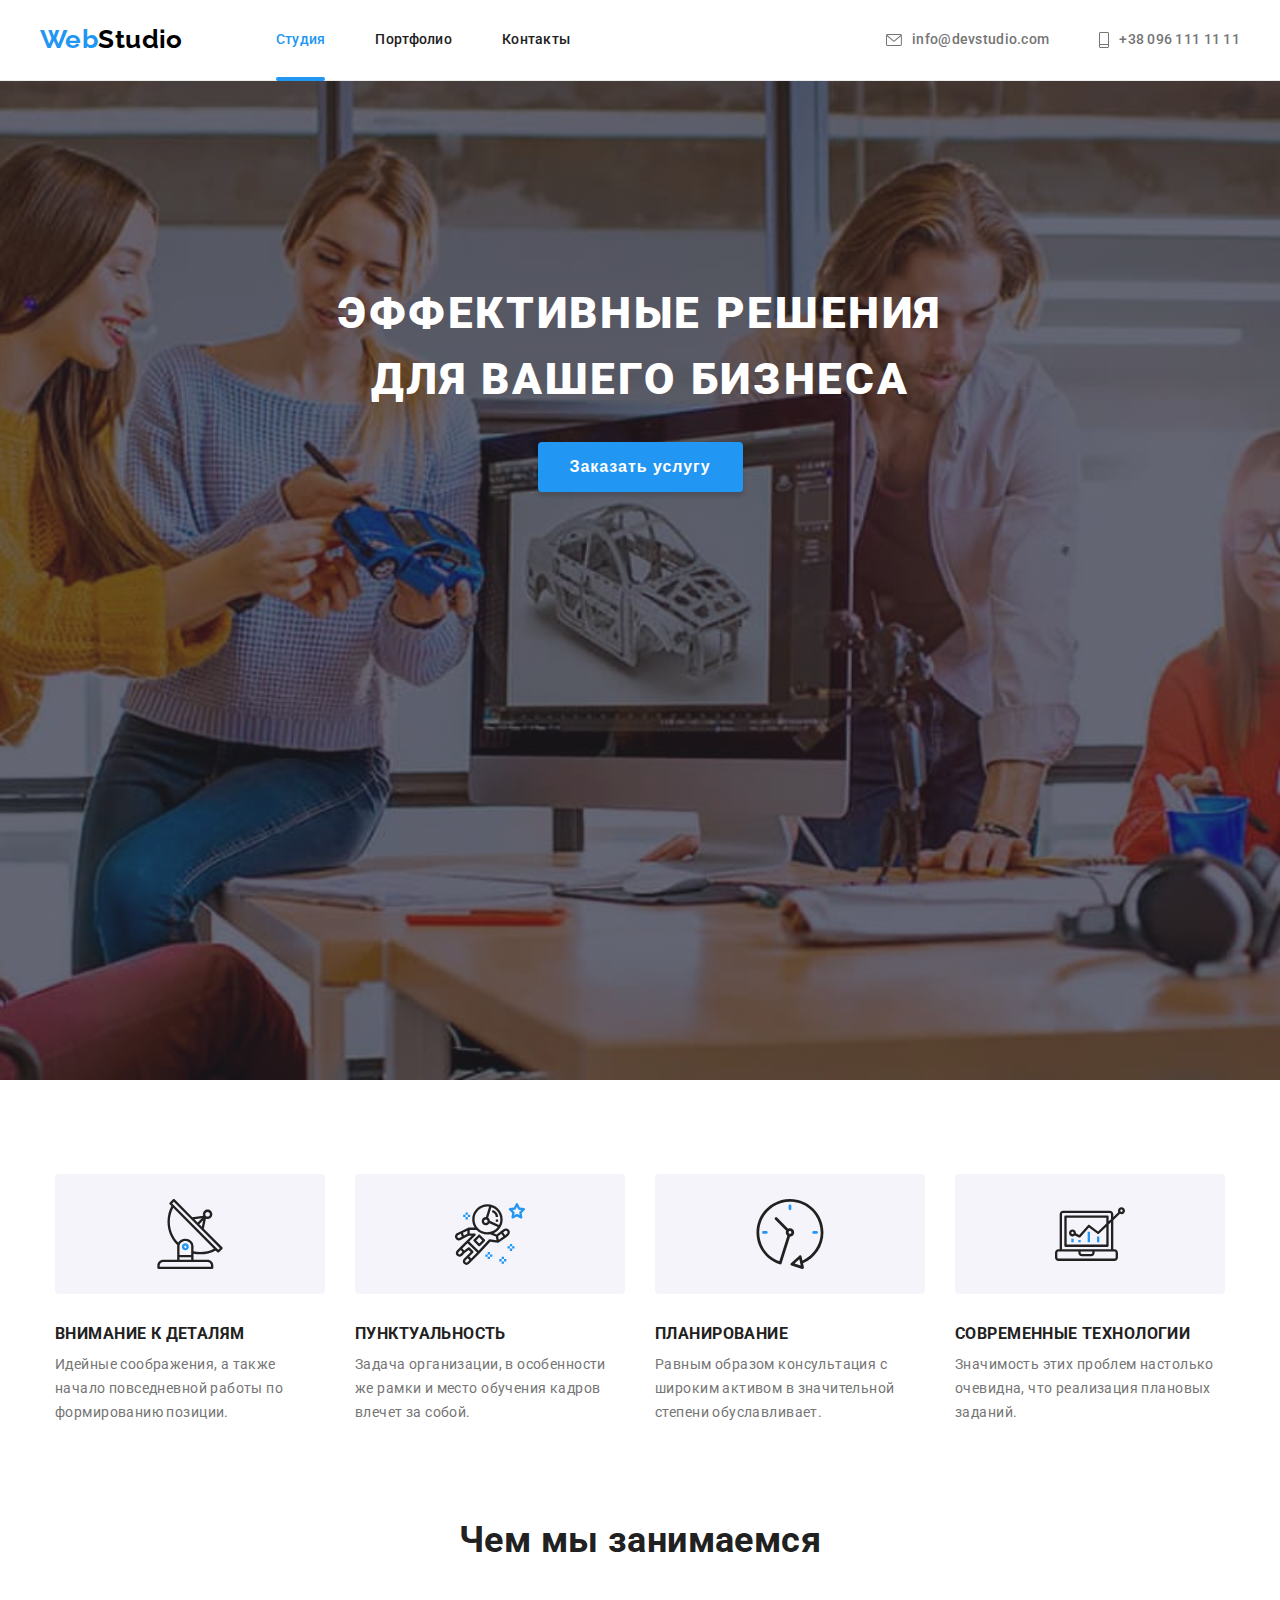
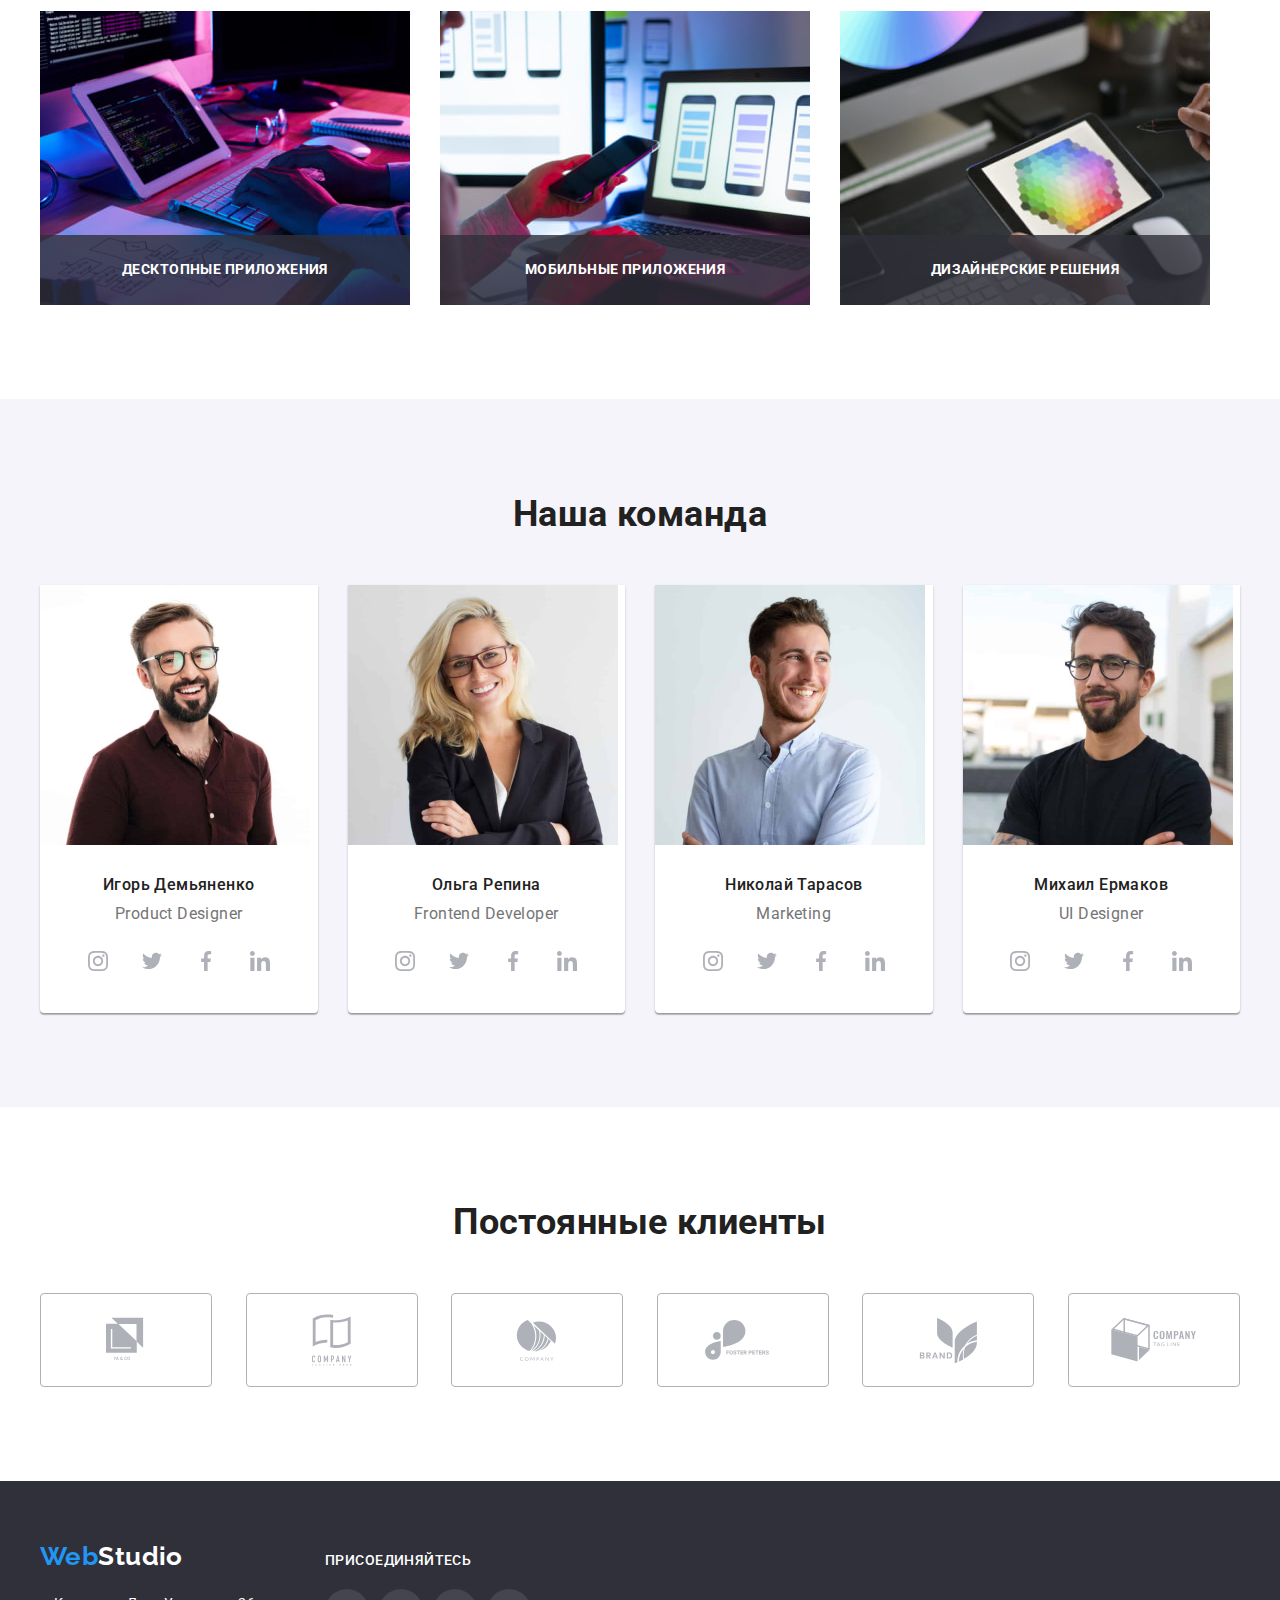
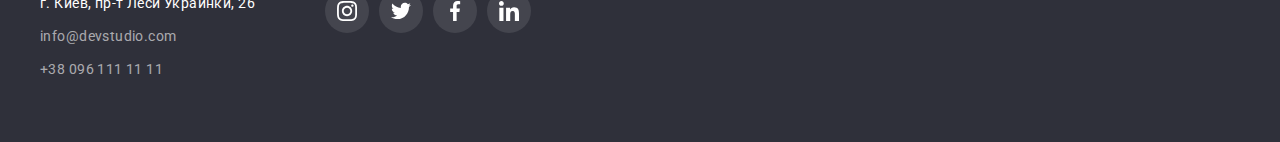
<file: index.html>
<!DOCTYPE html>
<html lang="ru">
  <head>
    <meta charset="UTF-8" />
    <meta http-equiv="X-UA-Compatible" content="IE=edge" />
    <meta name="viewport" content="width=device-width, initial-scale=1.0" />
    <title>Webstudio</title>
    <link rel="preconnect" href="https://fonts.googleapis.com" />
    <link rel="preconnect" href="https://fonts.gstatic.com" crossorigin />
    <link
      href="https://fonts.googleapis.com/css2?family=Raleway:wght@700&family=Roboto:wght@400;500;700;900&display=swap"
      rel="stylesheet"
    />
    <link
      rel="stylesheet"
      href="https://cdnjs.cloudflare.com/ajax/libs/modern-normalize/1.1.0/modern-normalize.min.css"
      integrity="sha512-wpPYUAdjBVSE4KJnH1VR1HeZfpl1ub8YT/NKx4PuQ5NmX2tKuGu6U/JRp5y+Y8XG2tV+wKQpNHVUX03MfMFn9Q=="
      crossorigin="anonymous"
      referrerpolicy="no-referrer"
    />
    <link rel="stylesheet" href="./css/styles.css " />
  </head>
  <body>
    <!-- Шапка сайта -->
    <header class="header">
      <div class="navigation container">
        <nav class="header-nav">
          <a class="logo logo-header" href="./index.html" lang="en">
            Web<span class="accent-logo">Studio</span>
          </a>
          <ul class="site-nav list">
            <li class="nav-item">
              <a href="./index.html" class="nav-link current link">Студия </a>
            </li>
            <li class="nav-item">
              <a href="./portfolio.html" class="nav-link link">Портфолио</a>
            </li>
            <li class="nav-item">
              <a href="" class="nav-link link">Контакты</a>
            </li>
          </ul>
        </nav>
        <ul class="contacts-nav contacts-nav-menu">
          <li class="contacts-item link">
            <a
              href="mailto:info@devstudio.com"
              class="contacts-link contacts-logo-list"
            >
              <svg class="header-icon" width="16" height="12">
                <use href="./images/sprite1.svg#icon-leter"></use>
              </svg>
              info@devstudio.com</a
            >
          </li>
          <li class="contacts-item link">
            <a
              href="tel:+380961111111"
              class="contacts-link contacts-logo-phone"
            >
              <svg class="header-icon" width="10" height="16">
                <use href="./images/sprite1.svg#icon-phone"></use>
              </svg>
              +38 096 111 11 11
            </a>
          </li>
        </ul>
      </div>
    </header>

    <main>
      <!-- Герой -->
      <section class="hero hero-overlay">
        <div class="container">
          <h1 class="hero-title">Эффективные решения для вашего бизнеса</h1>
          <button data-modal-open type="button" class="hero-button">
            Заказать услугу
          </button>
        </div>
      </section>
      <!-- Модальное окно -->
      <div class="backdrop is-hidden" data-modal>
        <div class="modal">
          <button data-modal-close class="close-btn">
            <svg width="18" height="18">
              <use href="./images/sprite1.svg#icon-cross"></use>
            </svg>
          </button>
        </div>
      </div>
      <!--Наши преимущества-->
      <section class="features">
        <div class="container">
          <h2 class="visually-hidden">Особенности</h2>
          <ul class="features-menu list">
            <li class="features-item">
              <div class="features-icon">
                <svg class="auth-nav-svg" width="70px" height="70px">
                  <use href="./images/sprite1.svg#icon-antenna"></use>
                </svg>
              </div>
              <h3 class="text-title">Внимание к деталям</h3>
              <p class="text-submit">
                Идейные соображения, а также начало повседневной работы по
                формированию позиции.
              </p>
            </li>
            <li class="features-item">
              <div class="features-icon">
                <svg class="auth-nav-svg" width="70px" height="70px">
                  <use href="./images/sprite1.svg#icon-astronaut"></use>
                </svg>
              </div>
              <h3 class="text-title">Пунктуальность</h3>
              <p class="text-submit">
                Задача организации, в особенности же рамки и место обучения
                кадров влечет за собой.
              </p>
            </li>
            <li class="features-item">
              <div class="features-icon">
                <svg class="auth-nav-svg" width="70px" height="70px">
                  <use href="./images/sprite1.svg#icon-clock"></use>
                </svg>
              </div>
              <h3 class="text-title">Планирование</h3>
              <p class="text-submit">
                Равным образом консультация с широким активом в значительной
                степени обуславливает.
              </p>
            </li>
            <li class="features-item">
              <div class="features-icon">
                <svg class="auth-nav-svg" width="70px" height="70px">
                  <use href="./images/sprite1.svg#icon-diagram"></use>
                </svg>
              </div>
              <h3 class="text-title">Современные технологии</h3>
              <p class="text-submit">
                Значимость этих проблем настолько очевидна, что реализация
                плановых заданий.
              </p>
            </li>
          </ul>
        </div>
      </section>
      <!--Чем мы занимаемся-->
      <section class="work">
        <div class="container">
          <h2 class="work-title">Чем мы занимаемся</h2>
          <ul class="work-menu list">
            <li class="work-menu-item">
              <img
                class="work-image"
                src="./images/programer-working-his-desk.jpg"
                alt="программист работает за компьютером"
                style="width: 370px; height: 294px"
              />
              <div class="work-image-title">
                <h3 class="work-title-background">Десктопные приложения</h3>
              </div>
            </li>
            <li class="work-menu-item">
              <img
                class="work-image"
                src="./images/designers-are-developing-application-smartphones.jpg"
                alt="дизайнер разрабатывает дизайн для телефона"
                style="width: 370px; height: 294px"
              />
              <div class="work-image-title">
                <h3 class="work-title-background">Мобильные приложения</h3>
              </div>
            </li>
            <li class="work-menu-item">
              <img
                class="work-image"
                src="./images/creative-artist-web-design-with-working-colour.jpg"
                alt="вебдизайнер работает над цветом"
                style="width: 370px; height: 294px"
              />
              <div class="work-image-title">
                <h3 class="work-title-background">Дизайнерские решения</h3>
              </div>
            </li>
          </ul>
        </div>
      </section>
      <!--Наша команда-->
      <section class="team">
        <div class="container">
          <h2 class="team-title">Наша команда</h2>
          <ul class="menu-team list">
            <li class="team-item">
              <img
                class="card-image"
                src="./images/igor.jpg"
                alt="Игорь Демьяненко"
                style="width: 270px; height: 260px"
              />
              <div class="team-item-card">
                <h3 class="team-heading">Игорь Демьяненко</h3>
                <p lang="en" class="team-text">Product Designer</p>
                <ul class="list team-social-menu">
                  <li class="social-item">
                    <a href="" class="social-link">
                      <svg class="social-icon" width="20" height="20">
                        <use href="./images/sprite1.svg#icon-instagram"></use>
                      </svg>
                    </a>
                  </li>
                  <li class="social-item">
                    <a href="" class="social-link">
                      <svg class="social-icon" width="20" height="20">
                        <use href="./images/sprite1.svg#icon-twitter"></use>
                      </svg>
                    </a>
                  </li>
                  <li class="social-item">
                    <a href="" class="social-link">
                      <svg class="social-icon" width="20" height="20">
                        <use href="./images/sprite1.svg#icon-facebook"></use>
                      </svg>
                    </a>
                  </li>
                  <li class="social-item">
                    <a href="" class="social-link">
                      <svg class="social-icon" width="20" height="20">
                        <use href="./images/sprite1.svg#icon-linkedin"></use>
                      </svg>
                    </a>
                  </li>
                </ul>
              </div>
            </li>
            <li class="team-item">
              <img
                class="card-image"
                src="./images/olga.jpg"
                alt="Ольга Репина"
                style="width: 270px; height: 260px"
              />
              <div class="team-item-card">
                <h3 class="team-heading">Ольга Репина</h3>
                <p lang="en" class="team-text">Frontend Developer</p>
                <ul class="list team-social-menu">
                  <li class="social-item">
                    <a href="" class="social-link">
                      <svg class="social-icon" width="20" height="20">
                        <use href="./images/sprite1.svg#icon-instagram"></use>
                      </svg>
                    </a>
                  </li>
                  <li class="social-item">
                    <a href="" class="social-link">
                      <svg class="social-icon" width="20" height="20">
                        <use href="./images/sprite1.svg#icon-twitter"></use>
                      </svg>
                    </a>
                  </li>
                  <li class="social-item">
                    <a href="" class="social-link">
                      <svg class="social-icon" width="20" height="20">
                        <use href="./images/sprite1.svg#icon-facebook"></use>
                      </svg>
                    </a>
                  </li>
                  <li class="social-item">
                    <a href="" class="social-link">
                      <svg class="social-icon" width="20" height="20">
                        <use href="./images/sprite1.svg#icon-linkedin"></use>
                      </svg>
                    </a>
                  </li>
                </ul>
              </div>
            </li>
            <li class="team-item">
              <img
                class="card-image"
                src="./images/nicholas.jpg"
                alt="Николай Тарасов"
                style="width: 270px; height: 260px"
              />
              <div class="team-item-card">
                <h3 class="team-heading">Николай Тарасов</h3>
                <p lang="en" class="team-text">Marketing</p>
                <ul class="list team-social-menu">
                  <li class="social-item">
                    <a href="" class="social-link">
                      <svg class="social-icon" width="20" height="20">
                        <use href="./images/sprite1.svg#icon-instagram"></use>
                      </svg>
                    </a>
                  </li>
                  <li class="social-item">
                    <a href="" class="social-link">
                      <svg class="social-icon" width="20" height="20">
                        <use href="./images/sprite1.svg#icon-twitter"></use>
                      </svg>
                    </a>
                  </li>
                  <li class="social-item">
                    <a href="" class="social-link">
                      <svg class="social-icon" width="20" height="20">
                        <use href="./images/sprite1.svg#icon-facebook"></use>
                      </svg>
                    </a>
                  </li>
                  <li class="social-item">
                    <a href="" class="social-link">
                      <svg class="social-icon" width="20" height="20">
                        <use href="./images/sprite1.svg#icon-linkedin"></use>
                      </svg>
                    </a>
                  </li>
                </ul>
              </div>
            </li>
            <li class="team-item">
              <img
                class="card-image"
                src="./images/michael.jpg"
                alt="Михаил Ермаков"
                style="width: 270px; height: 260px"
              />
              <div class="team-item-card">
                <h3 class="team-heading">Михаил Ермаков</h3>
                <p lang="en" class="team-text">UI Designer</p>
                <ul class="list team-social-menu">
                  <li class="social-item">
                    <a href="" class="social-link">
                      <svg class="social-icon" width="20" height="20">
                        <use href="./images/sprite1.svg#icon-instagram"></use>
                      </svg>
                    </a>
                  </li>
                  <li class="social-item">
                    <a href="" class="social-link">
                      <svg class="social-icon" width="20" height="20">
                        <use href="./images/sprite1.svg#icon-twitter"></use>
                      </svg>
                    </a>
                  </li>
                  <li class="social-item">
                    <a href="" class="social-link">
                      <svg class="social-icon" width="20" height="20">
                        <use href="./images/sprite1.svg#icon-facebook"></use>
                      </svg>
                    </a>
                  </li>
                  <li class="social-item">
                    <a href="" class="social-link">
                      <svg class="social-icon" width="20" height="20">
                        <use href="./images/sprite1.svg#icon-linkedin"></use>
                      </svg>
                    </a>
                  </li>
                </ul>
              </div>
            </li>
          </ul>
        </div>
      </section>
      <!-- Постоянные клиенты -->
      <section class="clients">
        <div class="container">
          <h2 class="clients-title">Постоянные клиенты</h2>
          <ul class="client-menu list">
            <li class="client-item">
              <a class="client-link" href="">
                <svg class="client-icon" width="41" height="46.7">
                  <use href="./images/sprite1.svg#icon-logo-1"></use>
                </svg>
              </a>
            </li>
            <li class="client-item">
              <a class="client-link" href="">
                <svg class="client-icon" width="40" height="52">
                  <use href="./images/sprite1.svg#icon-logo-2"></use>
                </svg>
              </a>
            </li>
            <li class="client-item">
              <a class="client-link" href="">
                <svg class="client-icon" width="43.46" height="41.18">
                  <use href="./images/sprite1.svg#icon-logo-3"></use>
                </svg>
              </a>
            </li>
            <li class="client-item">
              <a class="client-link" href="">
                <svg class="client-icon" width="84.44" height="40.62">
                  <use href="./images/sprite1.svg#icon-logo-4"></use>
                </svg>
              </a>
            </li>
            <li class="client-item">
              <a class="client-link" href="">
                <svg class="client-icon" width="62.54" height="45.43">
                  <use href="./images/sprite1.svg#icon-logo-5"></use>
                </svg>
              </a>
            </li>
            <li class="client-item">
              <a class="client-link" href="">
                <svg class="client-icon" width="93.79" height="43.93">
                  <use href="./images/sprite1.svg#icon-logo-6"></use>
                </svg>
              </a>
            </li>
          </ul>
        </div>
      </section>
    </main>

    <!--Футер-->
    <footer class="footer">
      <div class="footer-container container">
        <div class="address-container">
          <a class="footer-logo logo" href="./index.html" lang="en">
            Web<span class="accent-logo">Studio</span>
          </a>
          <address class="address">
            <ul class="address-menu list">
              <li class="address-item">
                <a
                  href="https://www.google.com/maps/place/%D0%B1%D1%83%D0%BB.+%D0%9B%D0%B5%D1%81%D0%B8+%D0%A3%D0%BA%D1%80%D0%B0%D0%B8%D0%BD%D0%BA%D0%B8,+26,+%D0%9A%D0%B8%D0%B5%D0%B2,+02000/@50.4265807,30.5361971,17z/data=!3m1!4b1!4m5!3m4!1s0x40d4cf0e033ecbe9:0x57a4dffefec77da0!8m2!3d50.4265807!4d30.5383858"
                  class="link-map"
                  target="_blank"
                  rel="noopener noreferrer"
                >
                  г. Киев, пр-т Леси Украинки, 26</a
                >
              </li>
              <li class="address-item">
                <a href="mailto:info@devstudio.com" class="footer-link"
                  >info@devstudio.com
                </a>
              </li>
              <li class="address-item">
                <a href="tel:+380961111111" class="footer-link">
                  +38 096 111 11 11
                </a>
              </li>
            </ul>
          </address>
        </div>
        <div class="social">
          <p class="social-text-title">присоединяйтесь</p>
          <ul class="list social-menu">
            <li class="social-item">
              <a href="" class="social-link">
                <svg class="social-icon" width="20" height="20">
                  <use href="./images/sprite1.svg#icon-instagram"></use>
                </svg>
              </a>
            </li>
            <li class="social-item">
              <a href="" class="social-link">
                <svg class="social-icon" width="20" height="20">
                  <use href="./images/sprite1.svg#icon-twitter"></use>
                </svg>
              </a>
            </li>
            <li class="social-item">
              <a href="" class="social-link">
                <svg class="social-icon" width="20" height="20">
                  <use href="./images/sprite1.svg#icon-facebook"></use>
                </svg>
              </a>
            </li>
            <li class="social-item">
              <a href="" class="social-link">
                <svg class="social-icon" width="20" height="20">
                  <use href="./images/sprite1.svg#icon-linkedin"></use>
                </svg>
              </a>
            </li>
          </ul>
        </div>
      </div>
    </footer>
    <script src="./js/modal.js"></script>
  </body>
</html>
</file>
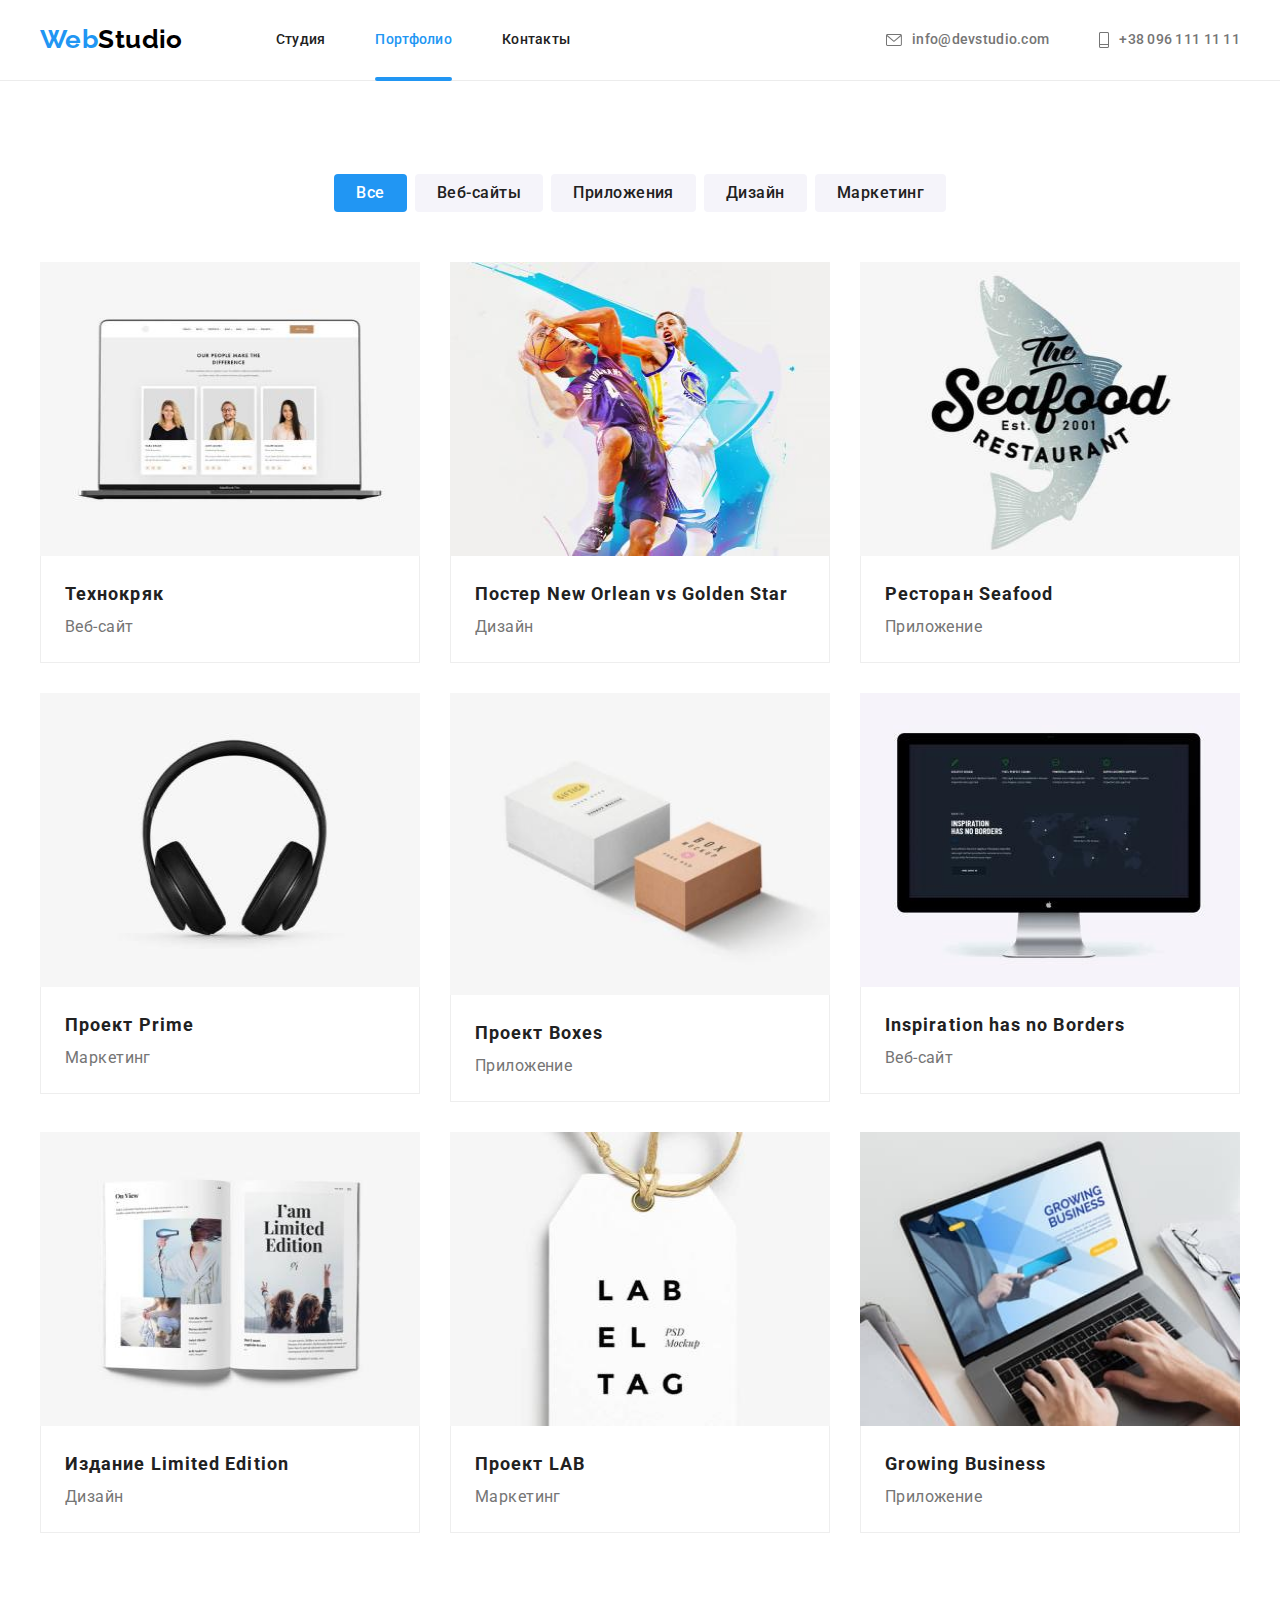
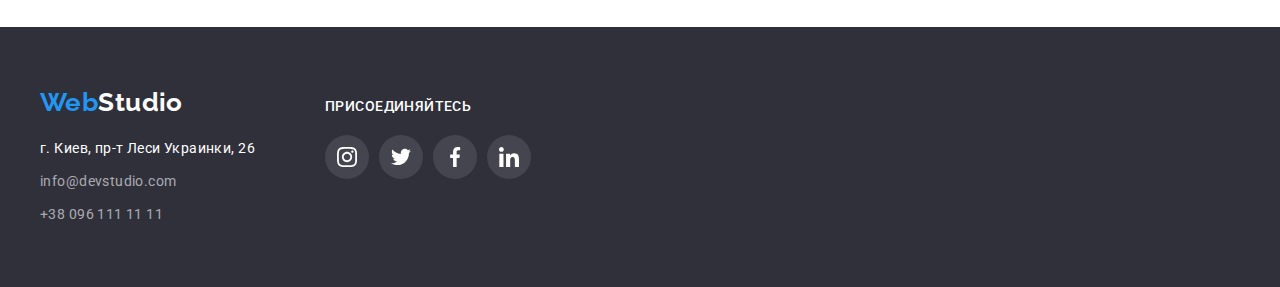
<file: portfolio.html>
<!DOCTYPE html>
<html lang="ru">
  <head>
    <meta charset="UTF-8" />
    <meta http-equiv="X-UA-Compatible" content="IE=edge" />
    <meta name="viewport" content="width=device-width, initial-scale=1.0" />
    <title>Webstudio</title>
    <link rel="preconnect" href="https://fonts.googleapis.com" />
    <link rel="preconnect" href="https://fonts.gstatic.com" crossorigin />
    <link
      href="https://fonts.googleapis.com/css2?family=Raleway:wght@700&family=Roboto:wght@400;500;700;900&display=swap"
      rel="stylesheet"
    />
    <link
      rel="stylesheet"
      href="https://cdnjs.cloudflare.com/ajax/libs/modern-normalize/1.1.0/modern-normalize.min.css"
      integrity="sha512-wpPYUAdjBVSE4KJnH1VR1HeZfpl1ub8YT/NKx4PuQ5NmX2tKuGu6U/JRp5y+Y8XG2tV+wKQpNHVUX03MfMFn9Q=="
      crossorigin="anonymous"
      referrerpolicy="no-referrer"
    />
    <link rel="stylesheet" href="./css/styles.css " />
  </head>
  <body>
    <!-- Шапка сайта -->
    <header class="header">
      <div class="navigation container">
        <nav class="header-nav">
          <a class="logo logo-header" href="./index.html" lang="en">
            Web<span class="accent-logo">Studio</span>
          </a>
          <ul class="site-nav list">
            <li class="nav-item">
              <a href="./index.html" class="nav-link link">Студия</a>
            </li>
            <li class="nav-item">
              <a href="./portfolio.html" class="nav-link current link"
                >Портфолио</a
              >
            </li>
            <li class="nav-item">
              <a href="" class="nav-link link">Контакты</a>
            </li>
          </ul>
        </nav>
        <ul class="contacts-nav contacts-nav-menu">
          <li class="contacts-item link">
            <a
              href="mailto:info@devstudio.com"
              class="contacts-link contacts-logo-list"
            >
              <svg class="header-icon" width="16" height="12">
                <use href="./images/sprite1.svg#icon-leter"></use>
              </svg>
              info@devstudio.com</a
            >
          </li>
          <li class="contacts-item link">
            <a
              href="tel:+380961111111"
              class="contacts-link contacts-logo-phone"
            >
              <svg class="header-icon" width="10" height="16">
                <use href="./images/sprite1.svg#icon-phone"></use>
              </svg>
              +38 096 111 11 11
            </a>
          </li>
        </ul>
      </div>
    </header>

    <main>
      <section class="portfolio">
        <div class="container">
          <ul class="filter list">
            <li class="filter-item">
              <button type="button" class="button button-primary">Все</button>
            </li>
            <li class="filter-item">
              <button type="button" class="button button-secondary">
                Веб-сайты
              </button>
            </li>
            <li class="filter-item">
              <button type="button" class="button button-secondary">
                Приложения
              </button>
            </li>
            <li class="filter-item">
              <button type="button" class="button button-secondary">
                Дизайн
              </button>
            </li>
            <li class="filter-item">
              <button type="button" class="button button-secondary">
                Маркетинг
              </button>
            </li>
          </ul>

          <!-- Примеры работ -->
          <ul class="work-list">
            <li class="work-list-item">
              <a class="work-list-link" href="">
                <div class="work-list-thumb">
                  <img
                    class="work-portfolio-image"
                    src="./images/portfolio/web-site.jpg"
                    alt="Веб-сайт Технокряк"
                    width="370"
                    height="294"
                  />
                  <div class="overlay">
                    <p class="text-portfolio-overlay">
                      Технокряк это современная площадка распространения
                      коронавируса. Компании используют эту платформу для
                      цифрового шпионажа и атак на защищённые сервера
                      конкурентов.
                    </p>
                  </div>
                </div>
                <div class="description-card-wrapper">
                  <h2 class="title-portfolio">Технокряк</h2>
                  <p class="text-portfolio">Веб-сайт</p>
                </div>
              </a>
            </li>
            <li class="work-list-item">
              <a class="work-list-link" href="">
                <div class="work-list-thumb">
                  <img
                    class="work-portfolio-image"
                    src="./images/portfolio/poster.jpg"
                    alt="Постер New Orlean vs Golden Star"
                    width="370"
                    height="294"
                  />
                  <div class="overlay">
                    <p class="text-portfolio-overlay">
                      Осень вновь напомнила душе о самом главном, Осень, я опять
                      лишен покоя.
                    </p>
                  </div>
                </div>
                <div class="description-card-wrapper">
                  <h2 class="title-portfolio">
                    Постер <span lang="en">New Orlean vs Golden Star</span>
                  </h2>
                  <p class="text-portfolio">Дизайн</p>
                </div>
              </a>
            </li>
            <li class="work-list-item">
              <a href="" class="work-list-link">
                <div class="work-list-thumb">
                  <img
                    class="work-portfolio-image"
                    src="./images/portfolio/restaurant.jpg"
                    alt="Ресторан Seafood"
                    width="370"
                    height="294"
                  />
                  <div class="overlay">
                    <p class="text-portfolio-overlay">
                      — Ты когда-нибудь слушал тишину, Ежик? — Слушал. — И что?
                      — А ничего. Тихо. — А я люблю, когда в тишине что-нибудь
                      шевелится. — Приведи пример, — попросил Ежик. — Ну,
                      например, гром, — сказал Медвежонок.
                    </p>
                  </div>
                </div>
                <div class="description-card-wrapper">
                  <h2 class="title-portfolio">Ресторан Seafood</h2>
                  <p class="text-portfolio">Приложение</p>
                </div>
              </a>
            </li>
            <li class="work-list-item">
              <a href="" class="work-list-link">
                <div class="work-list-thumb">
                  <img
                    class="work-portfolio-image"
                    src="./images/portfolio/project-prime.jpg"
                    alt="Проект Prime"
                    width="370"
                    height="294"
                  />
                  <div class="overlay">
                    <p class="text-portfolio-overlay">
                      — А вот и ты! — сказал Медвежонок, однажды проснувшись и
                      увидев на своем крыльце Ежика. — Я. — Где же ты был? —
                      Меня очень долго не было, — сказал Ежик. — Когда
                      пропадаешь, надо заранее предупреждать своих друзей.
                    </p>
                  </div>
                </div>
                <div class="description-card-wrapper">
                  <h2 class="title-portfolio">
                    Проект <span lang="en">Prime</span>
                  </h2>
                  <p class="text-portfolio">Маркетинг</p>
                </div>
              </a>
            </li>
            <li class="work-list-item">
              <a href="" class="work-list-link">
                <div class="work-list-thumb">
                  <img
                    class="work-portfolio-image"
                    src="./images/portfolio/project-boxes.jpg"
                    alt="Проект Boxes"
                  />
                  <div class="overlay">
                    <p class="text-portfolio-overlay">
                      — А когда тебя не было, ты где-нибудь был? — Угу. — Где? —
                      Там, — сказал Ежик и махнул лапой. — Далеко? Ежик съежился
                      и закрыл глаза.
                    </p>
                  </div>
                </div>
                <div class="description-card-wrapper">
                  <h2 class="title-portfolio">
                    Проект <span lang="en">Boxes</span>
                  </h2>
                  <p class="text-portfolio">Приложение</p>
                </div>
              </a>
            </li>
            <li class="work-list-item">
              <a class="work-list-link" href="">
                <div class="work-list-thumb">
                  <img
                    class="work-portfolio-image"
                    src="./images/portfolio/inspiration-has-no-border.jpg"
                    alt="Inspiration has no Borders"
                    width="370"
                    height="294"
                  />
                  <div class="overlay">
                    <p class="text-portfolio-overlay">
                      — Я очень люблю осенние пасмурные дни, — сказал Ёжик. —
                      Солнышко тускло светит, и так туманно-туманно… — Спокойно,
                      — сказал Медвежонок. — Ага. Будто все остановилось и
                      стоит.
                    </p>
                  </div>
                </div>
                <div class="description-card-wrapper">
                  <h2 class="title-portfolio" lang="en">
                    Inspiration has no Borders
                  </h2>
                  <p class="text-portfolio">Веб-сайт</p>
                </div>
              </a>
            </li>
            <li class="work-list-item">
              <a href="" class="work-list-link">
                <div class="work-list-thumb">
                  <img
                    class="work-portfolio-image"
                    src="./images/portfolio/limited-edition.jpg"
                    alt="Издание Limited Edition"
                    width="370"
                    height="294"
                  />
                  <div class="overlay">
                    <p class="text-portfolio-overlay">
                      – А когда я вам больше нравлюсь – утром или вечером? 
                      – Мне – утром, – сказал Медвежонок. – А почему? – Тогда
                      впереди целый день...
                    </p>
                  </div>
                </div>
                <div class="description-card-wrapper">
                  <h2 class="title-portfolio">
                    Издание <span lang="en">Limited Edition</span>
                  </h2>
                  <p class="text-portfolio">Дизайн</p>
                </div>
              </a>
            </li>
            <li class="work-list-item">
              <a class="work-list-link" href="">
                <div class="work-list-thumb">
                  <img
                    class="work-portfolio-image"
                    src="./images/portfolio/lab.jpg"
                    alt="Проект LAB"
                    width="370"
                    height="294"
                  />
                  <div class="overlay">
                    <p class="text-portfolio-overlay">
                      — Я собрался идти к тебе, — сказал Медвежонок. — А тут
                      прибежал Заяц и говорит, что я лучше всех. — Верно, —
                      сказал Ёжик. — А ты разве не знал?
                    </p>
                  </div>
                </div>
                <div class="description-card-wrapper">
                  <h2 class="title-portfolio">
                    Проект <span lang="en">LAB</span>
                  </h2>
                  <p class="text-portfolio">Маркетинг</p>
                </div>
              </a>
            </li>
            <li class="work-list-item">
              <a href="" class="work-list-link"
                ><div class="work-list-thumb">
                  <img
                    class="work-portfolio-image"
                    src="./images/portfolio/gruving-business.jpg"
                    alt="Growing Business"
                    width="370"
                    height="294"
                  />
                  <div class="overlay">
                    <p class="text-portfolio-overlay">
                      Красиво было так, что он время от времени вздрагивал: не
                      снится ли ему все это?
                    </p>
                  </div>
                </div>
                <div class="description-card-wrapper">
                  <h2 class="title-portfolio">Growing Business</h2>
                  <p class="text-portfolio">Приложение</p>
                </div>
              </a>
            </li>
          </ul>
        </div>
      </section>
    </main>

    <!--Футер-->
    <footer class="footer">
      <div class="footer-container container">
        <div class="address-container">
          <a class="footer-logo logo" href="./index.html" lang="en">
            Web<span class="accent-logo">Studio</span>
          </a>
          <address class="address">
            <ul class="address-menu list">
              <li class="address-item">
                <a
                  href="https://www.google.com/maps/place/%D0%B1%D1%83%D0%BB.+%D0%9B%D0%B5%D1%81%D0%B8+%D0%A3%D0%BA%D1%80%D0%B0%D0%B8%D0%BD%D0%BA%D0%B8,+26,+%D0%9A%D0%B8%D0%B5%D0%B2,+02000/@50.4265807,30.5361971,17z/data=!3m1!4b1!4m5!3m4!1s0x40d4cf0e033ecbe9:0x57a4dffefec77da0!8m2!3d50.4265807!4d30.5383858"
                  class="link-map"
                  target="_blank"
                  rel="noopener noreferrer"
                >
                  г. Киев, пр-т Леси Украинки, 26</a
                >
              </li>
              <li class="address-item">
                <a href="mailto:info@devstudio.com" class="footer-link"
                  >info@devstudio.com
                </a>
              </li>
              <li class="address-item">
                <a href="tel:+380961111111" class="footer-link">
                  +38 096 111 11 11
                </a>
              </li>
            </ul>
          </address>
        </div>
        <div class="social">
          <p class="social-text-title">присоединяйтесь</p>
          <ul class="list social-menu">
            <li class="social-item">
              <a href="" class="social-link">
                <svg class="social-icon" width="20" height="20">
                  <use href="./images/sprite1.svg#icon-instagram"></use>
                </svg>
              </a>
            </li>
            <li class="social-item">
              <a href="" class="social-link">
                <svg class="social-icon" width="20" height="20">
                  <use href="./images/sprite1.svg#icon-twitter"></use>
                </svg>
              </a>
            </li>
            <li class="social-item">
              <a href="" class="social-link">
                <svg class="social-icon" width="20" height="20">
                  <use href="./images/sprite1.svg#icon-facebook"></use>
                </svg>
              </a>
            </li>
            <li class="social-item">
              <a href="" class="social-link">
                <svg class="social-icon" width="20" height="20">
                  <use href="./images/sprite1.svg#icon-linkedin"></use>
                </svg>
              </a>
            </li>
          </ul>
        </div>
      </div>
    </footer>
  </body>
</html>
</file>
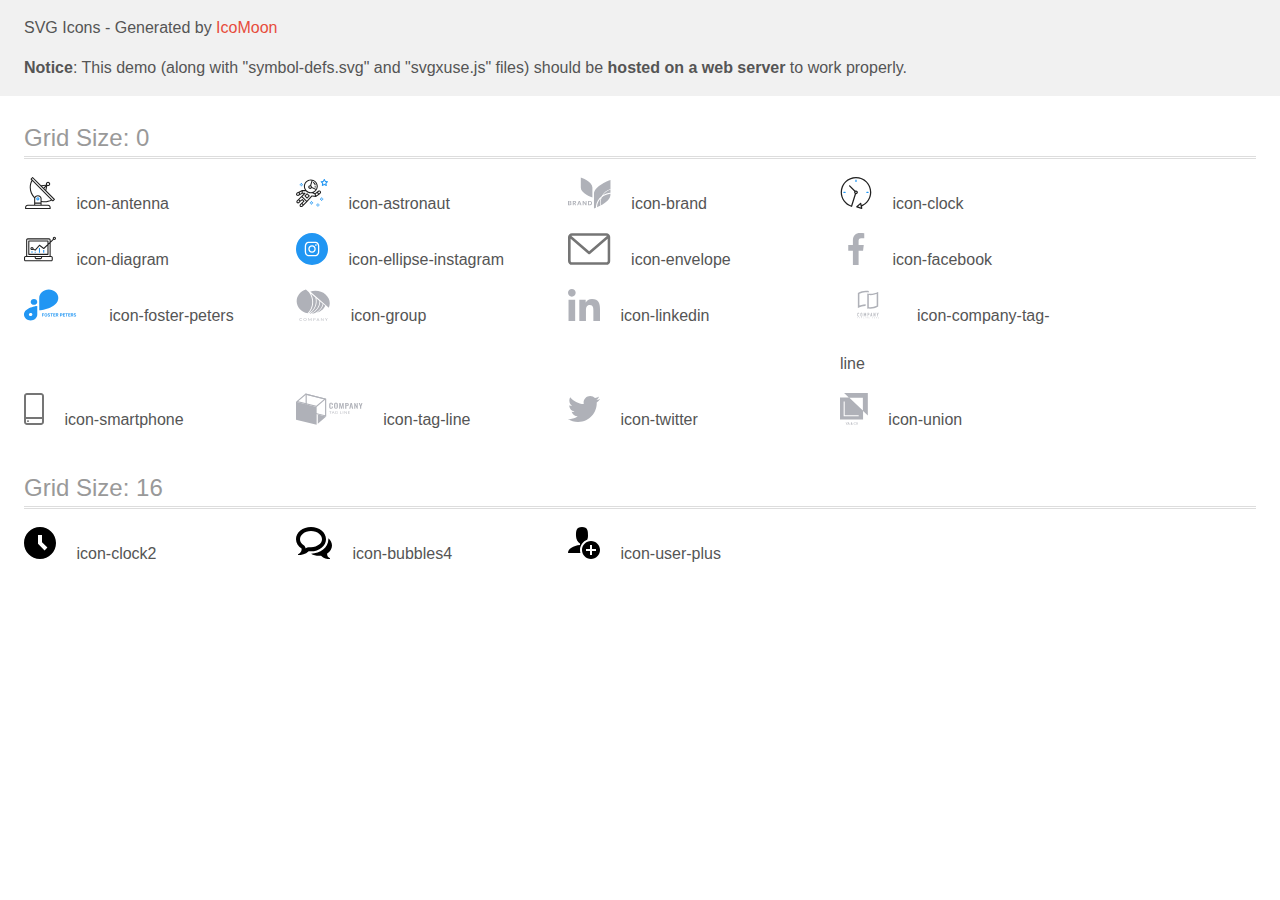
<file: images/background-images/icomoon (1)/demo-external-svg.html>
<!doctype html>
<html>
<head>
    <title>IcoMoon - SVG Icons</title>
    <meta charset="utf-8">
    <meta name="viewport" content="width=device-width, initial-scale=1">
    <link rel="stylesheet" href="demo-files/demo.css">
    <link rel="stylesheet" href="style.css">
</head>
<body>
<header class="bgc1 clearfix">
<div class="mhl">
    <p>SVG Icons - Generated by <a href="https://icomoon.io/app">IcoMoon</a></p><p><strong>Notice</strong>: This demo (along with "symbol-defs.svg" and "svgxuse.js" files) should be <b>hosted on a web server</b> to work properly.</p>
</div>
</header>
    <div class="clearfix mhl ptl">
        <h1 class="mvm mtn fgc1">Grid Size: 0</h1>
        <div class="glyph fs1">
            <div class="clearfix pbs">
                <svg class="icon icon-antenna"><use xlink:href="symbol-defs.svg#icon-antenna"></use></svg><span class="name"> icon-antenna</span>
            </div>
        </div>
        <div class="glyph fs1">
            <div class="clearfix pbs">
                <svg class="icon icon-astronaut"><use xlink:href="symbol-defs.svg#icon-astronaut"></use></svg><span class="name"> icon-astronaut</span>
            </div>
        </div>
        <div class="glyph fs1">
            <div class="clearfix pbs">
                <svg class="icon icon-brand"><use xlink:href="symbol-defs.svg#icon-brand"></use></svg><span class="name"> icon-brand</span>
            </div>
        </div>
        <div class="glyph fs1">
            <div class="clearfix pbs">
                <svg class="icon icon-clock"><use xlink:href="symbol-defs.svg#icon-clock"></use></svg><span class="name"> icon-clock</span>
            </div>
        </div>
        <div class="glyph fs1">
            <div class="clearfix pbs">
                <svg class="icon icon-diagram"><use xlink:href="symbol-defs.svg#icon-diagram"></use></svg><span class="name"> icon-diagram</span>
            </div>
        </div>
        <div class="glyph fs1">
            <div class="clearfix pbs">
                <svg class="icon icon-ellipse-instagram"><use xlink:href="symbol-defs.svg#icon-ellipse-instagram"></use></svg><span class="name"> icon-ellipse-instagram</span>
            </div>
        </div>
        <div class="glyph fs1">
            <div class="clearfix pbs">
                <svg class="icon icon-envelope"><use xlink:href="symbol-defs.svg#icon-envelope"></use></svg><span class="name"> icon-envelope</span>
            </div>
        </div>
        <div class="glyph fs1">
            <div class="clearfix pbs">
                <svg class="icon icon-facebook"><use xlink:href="symbol-defs.svg#icon-facebook"></use></svg><span class="name"> icon-facebook</span>
            </div>
        </div>
        <div class="glyph fs1">
            <div class="clearfix pbs">
                <svg class="icon icon-foster-peters"><use xlink:href="symbol-defs.svg#icon-foster-peters"></use></svg><span class="name"> icon-foster-peters</span>
            </div>
        </div>
        <div class="glyph fs1">
            <div class="clearfix pbs">
                <svg class="icon icon-group"><use xlink:href="symbol-defs.svg#icon-group"></use></svg><span class="name"> icon-group</span>
            </div>
        </div>
        <div class="glyph fs1">
            <div class="clearfix pbs">
                <svg class="icon icon-linkedin"><use xlink:href="symbol-defs.svg#icon-linkedin"></use></svg><span class="name"> icon-linkedin</span>
            </div>
        </div>
        <div class="glyph fs1">
            <div class="clearfix pbs">
                <svg class="icon icon-company-tag-line"><use xlink:href="symbol-defs.svg#icon-company-tag-line"></use></svg><span class="name"> icon-company-tag-line</span>
            </div>
        </div>
        <div class="glyph fs1">
            <div class="clearfix pbs">
                <svg class="icon icon-smartphone"><use xlink:href="symbol-defs.svg#icon-smartphone"></use></svg><span class="name"> icon-smartphone</span>
            </div>
        </div>
        <div class="glyph fs1">
            <div class="clearfix pbs">
                <svg class="icon icon-tag-line"><use xlink:href="symbol-defs.svg#icon-tag-line"></use></svg><span class="name"> icon-tag-line</span>
            </div>
        </div>
        <div class="glyph fs1">
            <div class="clearfix pbs">
                <svg class="icon icon-twitter"><use xlink:href="symbol-defs.svg#icon-twitter"></use></svg><span class="name"> icon-twitter</span>
            </div>
        </div>
        <div class="glyph fs1">
            <div class="clearfix pbs">
                <svg class="icon icon-union"><use xlink:href="symbol-defs.svg#icon-union"></use></svg><span class="name"> icon-union</span>
            </div>
        </div>
  </div>
    <div class="clearfix mhl ptl">
        <h1 class="mvm mtn fgc1">Grid Size: 16</h1>
        <div class="glyph fs2">
            <div class="clearfix pbs">
                <svg class="icon icon-clock2"><use xlink:href="symbol-defs.svg#icon-clock2"></use></svg><span class="name"> icon-clock2</span>
            </div>
        </div>
        <div class="glyph fs2">
            <div class="clearfix pbs">
                <svg class="icon icon-bubbles4"><use xlink:href="symbol-defs.svg#icon-bubbles4"></use></svg><span class="name"> icon-bubbles4</span>
            </div>
        </div>
        <div class="glyph fs2">
            <div class="clearfix pbs">
                <svg class="icon icon-user-plus"><use xlink:href="symbol-defs.svg#icon-user-plus"></use></svg><span class="name"> icon-user-plus</span>
            </div>
        </div>
  </div>
<script defer src="svgxuse.js"></script>
</body>
</html>
</file>
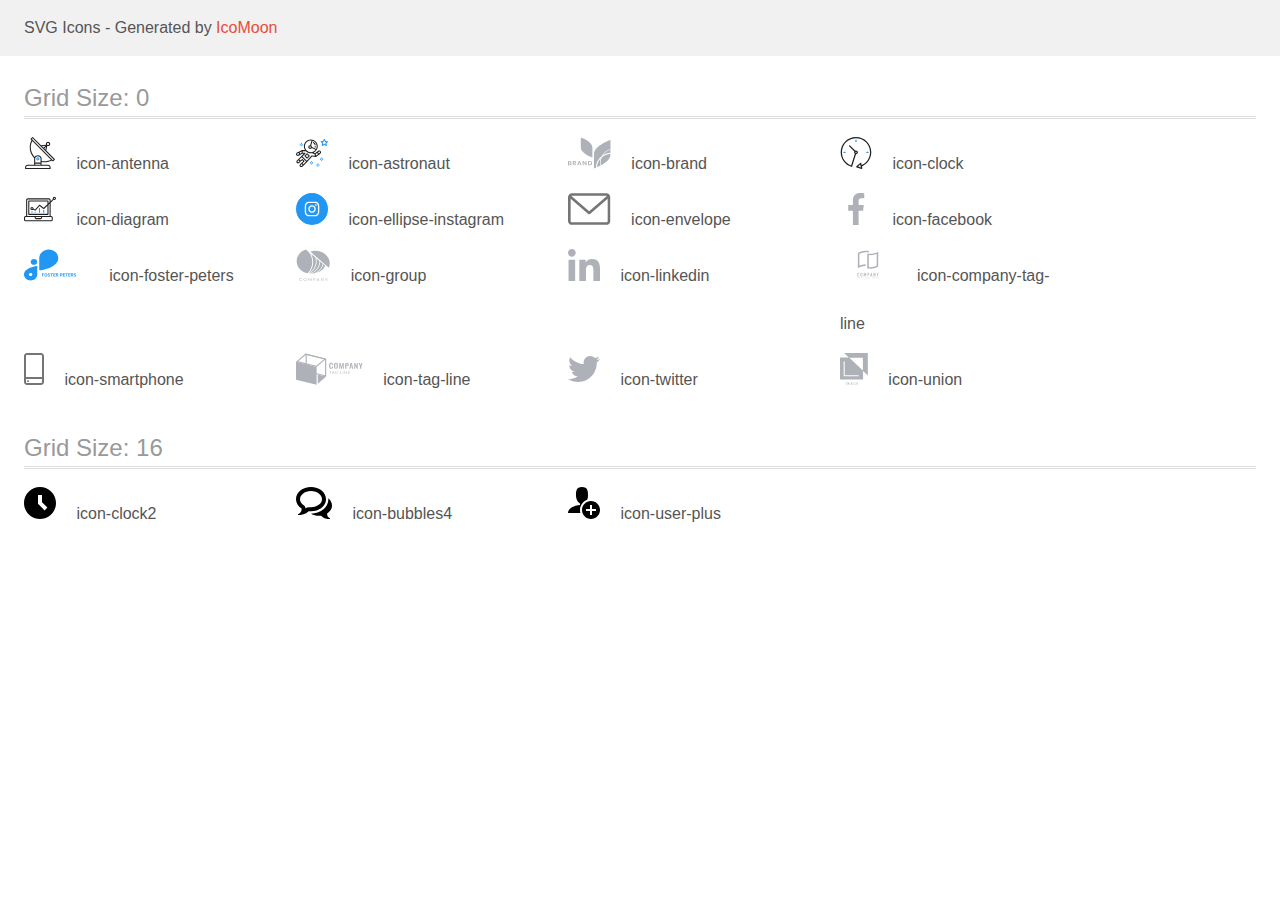
<file: images/background-images/icomoon (1)/demo.html>
<!doctype html>
<html>
<head>
    <title>IcoMoon - SVG Icons</title>
    <meta charset="utf-8">
    <meta name="viewport" content="width=device-width, initial-scale=1">
    <link rel="stylesheet" href="demo-files/demo.css">
    <link rel="stylesheet" href="style.css">
</head>
<body>
<svg aria-hidden="true" style="position: absolute; width: 0; height: 0; overflow: hidden;" version="1.1" xmlns="http://www.w3.org/2000/svg" xmlns:xlink="http://www.w3.org/1999/xlink">
<defs>
<symbol id="icon-antenna" viewBox="0 0 32 32">
<path fill="#212121" style="fill: var(--color1, #212121)" d="M30.773 22.098l-8.443-8.505 0.937-4.616c0.225 0.090 0.485 0.144 0.758 0.146h0.007c0.008 0 0.017 0 0.026 0 1.192 0 2.159-0.967 2.159-2.159s-0.967-2.159-2.159-2.159c-1.192 0-2.159 0.967-2.159 2.159 0 0.259 0.046 0.508 0.13 0.739l-0.005-0.015-4.96 0.606-8.091-8.133c-0.096-0.098-0.229-0.159-0.376-0.16h-0c-0.14 0.001-0.274 0.057-0.373 0.155l-1.512 1.504c-0.096 0.097-0.156 0.23-0.156 0.377s0.060 0.281 0.156 0.377v0l0.814 0.825c-1.143 2.062-1.816 4.522-1.816 7.139 0 4.106 1.656 7.824 4.336 10.525l-0.001-0.001c0.043 0.041 0.092 0.074 0.146 0.097-0.032 0.164-0.051 0.353-0.052 0.546v6.188h-6.4c-1.472 0.001-2.666 1.194-2.667 2.666v1.067c0 0.295 0.239 0.534 0.534 0.534h24.534c0.294 0 0.533-0.239 0.533-0.534v-1.067c-0.002-1.472-1.195-2.665-2.666-2.666h-6.4v-2.742c1.003 0.21 2.024 0.317 3.049 0.32 2.58-0.003 5.005-0.663 7.117-1.822l-0.077 0.039 0.818 0.823c0.099 0.101 0.235 0.159 0.376 0.16 0.14-0.001 0.274-0.057 0.373-0.155l1.512-1.504c0.096-0.097 0.156-0.23 0.156-0.377s-0.060-0.281-0.156-0.377v0zM23.28 6.233c0.193-0.192 0.459-0.31 0.752-0.31 0.589 0 1.067 0.478 1.067 1.066s-0.477 1.066-1.067 1.066c-0 0-0 0-0 0h-0.004c-0.587-0.003-1.061-0.479-1.061-1.066 0-0.295 0.12-0.563 0.314-0.756l0-0h-0.002zM22.024 9.737l-0.598 2.946-1.175-1.183 1.774-1.763zM21.419 8.835l-1.92 1.909-1.486-1.493 3.406-0.416zM24.004 28.8c0.884 0 1.6 0.716 1.6 1.6v0 0.534h-23.466v-0.534c0-0.884 0.716-1.6 1.6-1.6v0h20.267zM16.538 26.666v1.067h-5.334v-1.067h5.334zM11.204 25.6v-4.053c0-1.294 1.196-2.346 2.667-2.346s2.667 1.053 2.667 2.346v4.053h-5.334zM17.604 23.904v-2.357c0-1.882-1.675-3.413-3.733-3.413-0.017-0-0.038-0-0.058-0-1.353 0-2.54 0.707-3.213 1.771l-0.009 0.016c-2.36-2.482-3.812-5.846-3.812-9.55 0-2.314 0.567-4.496 1.569-6.414l-0.036 0.077 18.602 18.709c-1.823 0.947-3.979 1.502-6.266 1.502-1.079 0-2.128-0.124-3.136-0.357l0.093 0.018zM28.893 23.22l-21.057-21.181 0.754-0.752 7.935 7.98c0.004 0 0.006 0.007 0.010 0.010l13.114 13.191-0.757 0.752z"></path>
<path fill="#2196f3" style="fill: var(--color2, #2196f3)" d="M13.876 20.267h-0.005c-0.001 0-0.002 0-0.002 0-0.884 0-1.6 0.716-1.6 1.6s0.715 1.599 1.597 1.6h0.005c0.001 0 0.001 0 0.002 0 0.884 0 1.6-0.716 1.6-1.6s-0.715-1.599-1.598-1.6h-0zM14.249 22.245c-0.096 0.096-0.229 0.155-0.376 0.155-0.295 0-0.534-0.239-0.534-0.534s0.238-0.533 0.532-0.533h0c0.293 0.001 0.531 0.239 0.531 0.533 0 0.148-0.060 0.282-0.157 0.378l-0 0h0.005z"></path>
</symbol>
<symbol id="icon-astronaut" viewBox="0 0 32 32">
<path fill="#2196f3" style="fill: var(--color2, #2196f3)" d="M31.974 4.524c-0.064-0.191-0.227-0.332-0.427-0.362l-0.003-0-1.911-0.278-0.855-1.731c-0.179-0.365-0.777-0.365-0.956 0l-0.855 1.731-1.911 0.278c-0.26 0.039-0.457 0.26-0.457 0.528 0 0.15 0.062 0.285 0.161 0.382l1.383 1.348-0.326 1.903c-0.034 0.2 0.048 0.402 0.212 0.522 0.166 0.12 0.383 0.135 0.562 0.040l1.709-0.899 1.709 0.899c0.072 0.038 0.157 0.061 0.247 0.061 0.295 0 0.534-0.239 0.534-0.534 0-0.031-0.003-0.062-0.008-0.092l0 0.003-0.326-1.903 1.383-1.348c0.099-0.097 0.161-0.233 0.161-0.382 0-0.059-0.009-0.115-0.027-0.168l0.001 0.004zM29.511 5.851c-0.126 0.122-0.183 0.299-0.153 0.472l0.191 1.114-1-0.526c-0.072-0.039-0.158-0.062-0.249-0.062s-0.177 0.023-0.252 0.063l0.003-0.001-1 0.526 0.191-1.114c0.005-0.027 0.008-0.059 0.008-0.091 0-0.149-0.061-0.285-0.16-0.381l-0-0-0.811-0.79 1.119-0.162c0.174-0.025 0.324-0.134 0.402-0.292l0.5-1.013 0.5 1.013c0.078 0.158 0.228 0.267 0.402 0.292l1.119 0.162-0.809 0.79zM26.134 20.522h-1.067v1.067h1.067v-1.067zM26.134 22.656h-1.067v1.066h1.067v-1.066zM27.2 21.589h-1.067v1.067h1.067v-1.067zM25.067 21.589h-1.067v1.067h1.067v-1.067zM22.4 26.389h-1.067v1.067h1.067v-1.067zM22.4 28.523h-1.067v1.067h1.067v-1.067zM23.467 27.456h-1.067v1.067h1.067v-1.067zM21.334 27.456h-1.067v1.067h1.067v-1.067zM16 24.256h-1.066v1.067h1.066v-1.067zM16 26.389h-1.066v1.067h1.066v-1.067zM17.067 25.322h-1.067v1.067h1.067v-1.067zM14.934 25.322h-1.067v1.067h1.067v-1.067zM5.867 6.122h-1.066v1.066h1.066v-1.066zM5.867 8.256h-1.066v1.066h1.066v-1.066zM6.933 7.189h-1.067v1.067h1.066v-1.067zM4.8 7.189h-1.067v1.067h1.067v-1.067z"></path>
<path fill="#212121" style="fill: var(--color1, #212121)" d="M24.715 14.16c-0.28-0.376-0.698-0.636-1.179-0.703l-0.009-0.001c-0.076-0.012-0.164-0.018-0.254-0.018-0.411 0-0.789 0.139-1.090 0.373l0.004-0.003-1.253 0.96-1.898 1.417-1.358-0.541c2.421-1.086 4.113-3.508 4.113-6.32 0-3.823-3.122-6.934-6.961-6.934s-6.961 3.11-6.961 6.934c0 1.386 0.415 2.674 1.12 3.759l-2.768-0.024c-0.009 0-0.016 0.005-0.023 0.005-0.057 0.003-0.11 0.014-0.159 0.033l0.004-0.001c-0.013 0.005-0.026 0.007-0.038 0.013-0.006 0.003-0.013 0.003-0.019 0.006l-3.233 1.596c-0 0-0.001 0-0.001 0.001l-1.893 0.91c-0.024 0.011-0.045 0.023-0.065 0.036l0.001-0.001c-0.482 0.324-0.795 0.867-0.795 1.483 0 0.297 0.073 0.577 0.201 0.823l-0.005-0.010c0.22 0.424 0.592 0.742 1.043 0.885l0.013 0.003c0.161 0.053 0.345 0.083 0.537 0.083 0.308 0 0.598-0.078 0.851-0.216l-0.009 0.005 1.388-0.738 2.264-1.169 1.357-0.008-5.442 5.415c0 0.001-0.001 0.001-0.001 0.001l-1.339 1.333c-0.303 0.299-0.491 0.714-0.491 1.173 0 0.002 0 0.003 0 0.005v-0c0.002 0.919 0.748 1.664 1.667 1.664 0.001 0 0.002 0 0.002 0h-0c0.428 0 0.854-0.162 1.18-0.485l1.314-1.309 1.741-1.3 0.901 0.897-3.102 3.088c-0.303 0.299-0.491 0.714-0.491 1.173 0 0.001 0 0.003 0 0.004v-0c0 0.445 0.174 0.864 0.49 1.179 0.302 0.3 0.717 0.485 1.176 0.485 0.001 0 0.002 0 0.003 0h-0c0.427 0 0.855-0.162 1.18-0.485l4.488-4.472c0.007-0.006 0.016-0.009 0.022-0.016l5.166-5.658 3.471 0.494c0.025 0.004 0.050 0.006 0.075 0.006 0.064 0 0.127-0.016 0.187-0.038 0.017-0.006 0.032-0.015 0.049-0.023 0.019-0.010 0.039-0.015 0.058-0.027l3.213-2.133c0.012-0.008 0.018-0.021 0.029-0.030 0.013-0.010 0.029-0.014 0.041-0.026l1.271-1.191c0.348-0.326 0.564-0.787 0.564-1.3 0-0.4-0.132-0.769-0.355-1.066l0.003 0.005zM2.13 17.77c-0.098 0.054-0.215 0.086-0.34 0.086-0.078 0-0.153-0.013-0.224-0.036l0.005 0.001c-0.294-0.093-0.504-0.364-0.504-0.683 0-0.235 0.114-0.444 0.289-0.575l0.002-0.001 1.314-0.632 0.316 0.924 0.133 0.389-0.992 0.527zM5.627 15.942l-1.548 0.8-0.255-0.746-0.184-0.537 2.027-1.001-0.040 1.484zM20.727 9.322c0 0.918-0.219 1.785-0.599 2.56l-4.181-1.899c-0.044-0.575-0.342-1.072-0.782-1.384l-0.006-0.004 1.464-4.861c2.377 0.757 4.104 2.975 4.104 5.588zM8.938 9.322c0-3.235 2.644-5.867 5.894-5.867 0.253 0 0.5 0.022 0.745 0.053l-1.432 4.753c-0.019 0-0.037-0.006-0.057-0.006-0 0-0.001 0-0.001 0-1.032 0-1.869 0.835-1.872 1.867v0c0.003 1.031 0.84 1.867 1.872 1.867 0 0 0 0 0.001 0h-0c0.695 0 1.295-0.383 1.618-0.944l3.863 1.755c-1.075 1.447-2.795 2.39-4.737 2.39-3.25 0-5.894-2.632-5.894-5.867zM14.895 10.122c0 0.441-0.362 0.8-0.806 0.8-0 0-0.001 0-0.001 0-0.443 0-0.802-0.358-0.804-0.8v-0c0-0.441 0.361-0.8 0.806-0.8s0.806 0.359 0.806 0.8zM2.464 25.146c-0.11 0.109-0.261 0.176-0.428 0.176s-0.317-0.067-0.427-0.175l0 0c-0.109-0.108-0.176-0.257-0.176-0.422s0.067-0.314 0.176-0.422l0-0 0.962-0.959 0.852 0.848-0.959 0.954zM5.678 28.88c-0.11 0.109-0.261 0.176-0.428 0.176s-0.317-0.067-0.427-0.175l0 0c-0.109-0.108-0.176-0.257-0.176-0.422s0.067-0.314 0.176-0.422l0-0 0.963-0.959 0.852 0.848-0.96 0.955zM9.16 25.411l-0.001 0.001-1.765 1.76-0.852-0.848 1.765-1.757c0.040-0.040 0.065-0.088 0.090-0.136 0.007-0.014 0.020-0.026 0.026-0.040 0.016-0.041 0.019-0.085 0.026-0.128 0.003-0.025 0.014-0.048 0.014-0.073 0-0.035-0.013-0.070-0.020-0.105-0.006-0.032-0.006-0.064-0.019-0.096-0.025-0.053-0.055-0.098-0.092-0.138l0 0c-0.010-0.012-0.014-0.026-0.025-0.038h-0.001s0-0.001-0.001-0.002l-1.607-1.6c-0.017-0.017-0.039-0.024-0.058-0.038-0.025-0.021-0.054-0.040-0.084-0.056l-0.003-0.001c-0.026-0.012-0.058-0.023-0.090-0.031l-0.003-0.001c-0.030-0.009-0.065-0.017-0.101-0.020l-0.002-0c-0.007-0-0.015-0-0.023-0-0.026 0-0.051 0.002-0.075 0.005l0.003-0c-0.036 0.005-0.069 0.009-0.104 0.021s-0.064 0.027-0.094 0.045c-0.020 0.011-0.043 0.015-0.061 0.029l-1.774 1.324-0.901-0.897 2.399-2.386 4.36 4.289-0.928 0.919zM15.979 18.394c-0.016-0.002-0.030 0.004-0.046 0.003-0.008-0-0.017-0.001-0.027-0.001-0.031 0-0.062 0.003-0.092 0.008l0.003-0c-0.070 0.011-0.132 0.035-0.187 0.070l0.002-0.001c-0.030 0.018-0.057 0.037-0.083 0.061-0.013 0.011-0.028 0.016-0.040 0.029l-4.698 5.146-4.328-4.256 2.833-2.818c0.096-0.097 0.156-0.23 0.156-0.377 0-0.295-0.239-0.534-0.534-0.534-0.001 0-0.001 0-0.002 0h0l-2.219 0.013 0.028-1.607 3.104 0.027c1.264 1.297 3.027 2.101 4.978 2.101 0.001 0 0.002 0 0.003 0h-0c0.438 0 0.864-0.046 1.28-0.122 0.040 0.032 0.080 0.064 0.129 0.085l2.41 0.96 0.152 0.758 0.178 0.886-3.003-0.427zM20.020 18.572l-0.313-1.558 1.446-1.080 0.946 1.257-2.080 1.381zM23.773 15.741l-0.837 0.785-0.931-1.236 0.831-0.637c0.155-0.119 0.351-0.168 0.543-0.143 0.193 0.027 0.364 0.128 0.48 0.284 0.088 0.117 0.141 0.265 0.141 0.426 0 0.206-0.087 0.391-0.226 0.521l-0 0z"></path>
<path fill="#212121" style="fill: var(--color1, #212121)" d="M13.602 18.544l-2.143-2.134c-0.096-0.096-0.229-0.155-0.376-0.155s-0.28 0.059-0.376 0.155l-2.143 2.133c-0.097 0.097-0.156 0.23-0.156 0.378s0.060 0.281 0.156 0.378l-0-0 2.142 2.134c0.096 0.096 0.229 0.156 0.376 0.156s0.28-0.059 0.376-0.156v0l2.143-2.134c0.097-0.097 0.157-0.23 0.157-0.378s-0.060-0.281-0.157-0.378l-0-0zM11.083 20.303l-1.387-1.381 1.386-1.381 1.387 1.381-1.387 1.381zM17.164 5.071l-0.258 1.036c0.071 0.018 1.738 0.452 1.738 2.149h1.067c0-2.017-1.666-2.965-2.547-3.184zM19.711 9.322h-1.067v1.066h1.067v-1.066z"></path>
</symbol>
<symbol id="icon-brand" viewBox="0 0 43 32">
<path fill="#afb1b8" style="fill: var(--color3, #afb1b8)" d="M3.239 26.373c0.166 0.188 0.254 0.424 0.25 0.665 0.001 0.015 0.001 0.033 0.001 0.050 0 0.149-0.033 0.29-0.093 0.416l0.003-0.006c-0.072 0.152-0.172 0.279-0.296 0.378l-0.002 0.002c-0.282 0.194-0.631 0.31-1.007 0.31-0.041 0-0.082-0.001-0.123-0.004l0.006 0h-1.977v-4.214h1.936c0.034-0.002 0.074-0.004 0.115-0.004 0.356 0 0.688 0.106 0.965 0.287l-0.007-0.004c0.125 0.097 0.225 0.218 0.289 0.354 0.065 0.138 0.095 0.286 0.086 0.436 0.011 0.232-0.068 0.461-0.225 0.644-0.15 0.168-0.358 0.283-0.59 0.33 0.262 0.044 0.499 0.172 0.667 0.361zM0.92 25.737h0.828c0.188 0.012 0.374-0.037 0.526-0.14 0.060-0.050 0.108-0.113 0.14-0.184l0.001-0.003c0.024-0.054 0.038-0.118 0.038-0.185 0-0.014-0.001-0.028-0.002-0.042l0 0.002c0.001-0.011 0.001-0.023 0.001-0.035 0-0.068-0.014-0.133-0.040-0.192l0.001 0.003c-0.033-0.075-0.079-0.137-0.138-0.187l-0.001-0.001c-0.134-0.091-0.298-0.145-0.476-0.145-0.023 0-0.046 0.001-0.069 0.003l0.003-0h-0.815v1.106zM2.355 27.353c0.065-0.051 0.116-0.116 0.151-0.19l0.001-0.003c0.028-0.059 0.044-0.128 0.044-0.202 0-0.012-0-0.023-0.001-0.035l0 0.002c0.001-0.009 0.001-0.020 0.001-0.031 0-0.075-0.017-0.147-0.047-0.21l0.001 0.003c-0.037-0.078-0.090-0.143-0.154-0.193l-0.001-0.001c-0.142-0.097-0.318-0.154-0.507-0.154-0.019 0-0.039 0.001-0.058 0.002l0.003-0h-0.868v1.16h0.88c0.197 0.010 0.394-0.041 0.556-0.146zM7.197 28.185l-1.076-1.648h-0.405v1.648h-0.927v-4.215h1.755c0.037-0.003 0.081-0.004 0.125-0.004 0.413 0 0.794 0.136 1.1 0.366l-0.005-0.003c0.245 0.229 0.394 0.53 0.417 0.85 0.002 0.026 0.003 0.057 0.003 0.088 0 0.307-0.109 0.589-0.291 0.808l0.002-0.002c-0.218 0.224-0.506 0.378-0.829 0.427l-0.008 0.001 1.147 1.684h-1.008zM5.715 25.963h0.758c0.526 0 0.79-0.212 0.79-0.638 0.001-0.010 0.001-0.022 0.001-0.034 0-0.080-0.016-0.156-0.045-0.225l0.001 0.004c-0.036-0.086-0.087-0.159-0.15-0.218l-0-0c-0.144-0.109-0.326-0.174-0.523-0.174-0.026 0-0.051 0.001-0.077 0.003l0.003-0h-0.767l0.009 1.283zM12.262 27.336h-1.846l-0.326 0.849h-0.972l1.695-4.168h1.051l1.689 4.168h-0.971l-0.319-0.848zM12.015 26.698l-0.675-1.779-0.675 1.779h1.349zM18.602 28.185h-0.919l-2.063-2.866v2.866h-0.918v-4.216h0.918l2.063 2.883v-2.883h0.919v4.216zM23.852 27.176c-0.191 0.318-0.48 0.577-0.833 0.744-0.358 0.168-0.777 0.267-1.219 0.267-0.026 0-0.053-0-0.079-0.001l0.004 0h-1.637v-4.215h1.637c0.023-0.001 0.050-0.001 0.077-0.001 0.441 0 0.859 0.096 1.235 0.267l-0.019-0.008c0.352 0.163 0.642 0.419 0.832 0.735 0.189 0.343 0.288 0.722 0.288 1.106s-0.099 0.763-0.288 1.106zM22.8 27.075c0.25-0.261 0.404-0.616 0.406-1.006v-0c0-0.369-0.144-0.726-0.406-1.006-0.285-0.226-0.65-0.362-1.047-0.362-0.037 0-0.074 0.001-0.11 0.004l0.005-0h-0.639v2.729h0.639c0.032 0.002 0.069 0.003 0.106 0.003 0.396 0 0.761-0.136 1.050-0.364l-0.004 0.003zM12.838 0.522s11.873 4.104 11.621 10.043v10.045s-11.864-4.106-11.617-10.045l-0.004-10.043zM35.037 18.259c2.243-1.413 4.836-2.288 7.544-2.545v-3.146c-3.12 1.102-5.767 3.098-7.544 5.691z"></path>
<path fill="#afb1b8" style="fill: var(--color3, #afb1b8)" d="M33.69 19.207c1.835-3.384 5.017-5.995 8.891-7.297v-9.061s-16.909 5.846-16.552 14.304v14.302s0.754-0.261 1.939-0.752c0-0.457 0-0.918 0.054-1.382 0.349-3.926 2.388-7.564 5.667-10.115z"></path>
<path fill="#afb1b8" style="fill: var(--color3, #afb1b8)" d="M32.082 24.52c0.089-0.992 0.287-1.973 0.592-2.928-2.043 2.203-3.279 4.936-3.536 7.816-0.025 0.272-0.039 0.543-0.045 0.824 1.41-0.617 2.478-1.142 3.524-1.703l-0.273 0.133c-0.3-1.362-0.388-2.757-0.263-4.142zM32.754 24.571c-0.033 0.348-0.052 0.752-0.052 1.161 0 0.917 0.095 1.811 0.276 2.674l-0.015-0.084c4.62-2.531 9.811-6.442 9.61-11.168v-0.412c-3.301 0.338-6.388 1.659-8.79 3.76-0.53 1.19-0.895 2.571-1.026 4.019l-0.004 0.051z"></path>
</symbol>
<symbol id="icon-clock" viewBox="0 0 32 32">
<path fill="#212121" style="fill: var(--color1, #212121)" d="M31.296 15.301c-0.001-8.452-6.855-15.303-15.308-15.301s-15.303 6.855-15.301 15.308c0.002 6.788 4.422 12.543 10.541 14.545l0.108 0.031c0.061 0.019 0.123 0.029 0.187 0.029 0.12 0 0.238-0.032 0.342-0.094 0.135-0.080 0.236-0.207 0.283-0.357l3.865-12.25c1.054-0.004 1.906-0.859 1.906-1.913 0-1.056-0.856-1.913-1.913-1.913-0.303 0-0.59 0.071-0.845 0.196l0.011-0.005-5.106-5.107c-0.114-0.11-0.271-0.179-0.443-0.179-0.352 0-0.638 0.286-0.638 0.638 0 0.172 0.068 0.328 0.179 0.443l-0-0 5.103 5.109c-0.121 0.241-0.191 0.525-0.191 0.826 0 0.602 0.283 1.137 0.723 1.48l0.004 0.003-3.682 11.673c-7.278-2.681-11.004-10.754-8.324-18.032s10.754-11.004 18.032-8.323c7.278 2.681 11.004 10.754 8.323 18.032-1.345 3.581-4.003 6.406-7.374 7.938l-0.088 0.036-0.398-1.874c-0.063-0.291-0.318-0.506-0.624-0.506-0.164 0-0.313 0.062-0.426 0.163l0.001-0.001-3.837 3.426c-0.132 0.117-0.214 0.287-0.214 0.477 0 0.283 0.185 0.524 0.441 0.606l0.005 0.001 4.899 1.563c0.058 0.020 0.126 0.031 0.196 0.031 0.352 0 0.637-0.285 0.637-0.637 0-0.047-0.005-0.093-0.015-0.138l0.001 0.004-0.391-1.839c5.528-2.374 9.329-7.772 9.329-14.057 0-0.011 0-0.023-0-0.034v0.002zM15.992 14.664c0.352 0 0.638 0.286 0.638 0.638s-0.285 0.638-0.638 0.638v0c-0.352 0-0.638-0.286-0.638-0.638s0.286-0.638 0.638-0.638v0zM18.092 29.528l2.184-1.948 0.603 2.84-2.787-0.892z"></path>
<path fill="#2196f3" style="fill: var(--color2, #2196f3)" d="M15.354 3.185v1.275c0 0.352 0.286 0.638 0.638 0.638s0.638-0.285 0.638-0.638v0-1.275c0-0.352-0.285-0.638-0.638-0.638s-0.638 0.285-0.638 0.638v0zM3.876 14.664c-0.352 0-0.638 0.286-0.638 0.638s0.285 0.638 0.638 0.638h1.275c0.352 0 0.638-0.286 0.638-0.638s-0.285-0.638-0.638-0.638h-1.275zM28.108 15.939c0.352 0 0.638-0.286 0.638-0.638s-0.285-0.638-0.638-0.638h-1.275c-0.352 0-0.638 0.286-0.638 0.638s0.285 0.638 0.638 0.638h1.275z"></path>
</symbol>
<symbol id="icon-diagram" viewBox="0 0 32 32">
<path fill="#2196f3" style="fill: var(--color2, #2196f3)" d="M14.926 14.965h1.066v4.798h-1.066v-4.798zM19.19 17.097h1.066v2.665h-1.066v-2.665zM10.661 18.696h1.066v1.066h-1.066v-1.066zM7.463 18.163h1.066v1.599h-1.066v-1.599z"></path>
<path fill="#212121" style="fill: var(--color1, #212121)" d="M1.599 28.291h25.586c0 0 0 0 0 0 0.883 0 1.599-0.716 1.599-1.599v0-2.132c0-0.883-0.716-1.599-1.599-1.599v0h-0.533v-13.294l3.028-2.868c0.207 0.104 0.452 0.166 0.711 0.166 0.888 0 1.608-0.72 1.608-1.608s-0.72-1.608-1.608-1.608c-0.888 0-1.608 0.72-1.608 1.608 0 0.247 0.056 0.481 0.155 0.69l-0.004-0.010-2.281 2.162v-1.23c0-0.883-0.716-1.599-1.599-1.599v0h-21.323c-0.883 0-1.599 0.716-1.599 1.599v0 15.992h-0.533c-0.883 0-1.599 0.716-1.599 1.599v0 2.132c0 0.883 0.716 1.599 1.599 1.599v0zM30.384 4.837c0.294 0 0.533 0.239 0.533 0.533s-0.239 0.533-0.533 0.533v0c-0.294 0-0.533-0.239-0.533-0.533s0.239-0.533 0.533-0.533v0zM3.198 6.969c0-0.294 0.239-0.533 0.533-0.533h21.323c0.294 0 0.533 0.239 0.533 0.533v2.239l-1.066 1.013v-2.185c0-0.295-0.239-0.534-0.534-0.534h-19.189c-0.294 0-0.534 0.239-0.534 0.533v13.327c0 0.294 0.239 0.533 0.534 0.533h19.189c0.295 0 0.534-0.239 0.534-0.533v-9.675l1.066-1.010v12.283h-22.389v-15.991zM7.996 13.899c-0.001 0-0.003 0-0.005 0-0.883 0-1.599 0.716-1.599 1.599s0.716 1.599 1.599 1.599c0.432 0 0.824-0.172 1.112-0.45l-0 0 1.853 0.93c0.215 0.107 0.476 0.057 0.636-0.122l3.939-4.432 3.872 2.902c0.208 0.155 0.498 0.139 0.686-0.039l3.365-3.188v8.131h-18.123v-12.261h18.123v2.661l-3.771 3.572-3.904-2.927c-0.088-0.067-0.2-0.107-0.32-0.107-0.158 0-0.3 0.069-0.398 0.178l-0 0.001-3.993 4.493-1.493-0.746c0.011-0.064 0.017-0.128 0.020-0.193 0-0.883-0.716-1.599-1.599-1.599v0zM8.529 15.498c0 0.294-0.239 0.533-0.533 0.533s-0.533-0.239-0.533-0.533v0c0-0.294 0.239-0.533 0.533-0.533s0.533 0.239 0.533 0.533v0zM11.727 24.026h5.33v0.533c0 0.294-0.238 0.533-0.533 0.533h-4.265c-0.294 0-0.533-0.239-0.533-0.533v0-0.533zM1.067 24.56c0-0.294 0.238-0.533 0.533-0.533h9.062v0.533c0 0.883 0.716 1.599 1.599 1.599v0h4.265c0.883 0 1.599-0.716 1.599-1.599v0-0.533h9.062c0.294 0 0.533 0.239 0.533 0.533v2.132c0 0.294-0.239 0.533-0.533 0.533h-25.586c-0 0-0 0-0 0-0.294 0-0.533-0.239-0.533-0.533 0 0 0 0 0 0v0-2.132z"></path>
</symbol>
<symbol id="icon-ellipse-instagram" viewBox="0 0 32 32">
<path fill="#2196f3" style="fill: var(--color2, #2196f3)" d="M32 16c0 0.006 0 0.013 0 0.020 0 4.412-1.791 8.405-4.686 11.293l-0 0c-2.888 2.895-6.881 4.687-11.293 4.687-0.007 0-0.014 0-0.021 0h0.001c-0.006 0-0.013 0-0.020 0-4.412 0-8.405-1.791-11.293-4.686l-0-0c-2.895-2.888-4.687-6.881-4.687-11.293 0-0.007 0-0.014 0-0.021v0.001c0-0.006 0-0.013 0-0.020 0-4.412 1.791-8.405 4.686-11.293l0-0c2.888-2.895 6.881-4.687 11.293-4.687 0.007 0 0.014 0 0.021 0h-0.001c0.006 0 0.013 0 0.020 0 4.412 0 8.405 1.791 11.293 4.686l0 0c2.895 2.888 4.687 6.881 4.687 11.293 0 0.007 0 0.014 0 0.021v-0.001z"></path>
<path fill="#fff" style="fill: var(--color4, #fff)" d="M23.258 13.004c-0.033-0.773-0.159-1.304-0.337-1.764-0.193-0.505-0.479-0.936-0.841-1.29l-0.001-0.001c-0.354-0.36-0.784-0.645-1.263-0.83l-0.024-0.008c-0.463-0.179-0.991-0.304-1.764-0.337-0.778-0.037-1.025-0.046-3.001-0.046s-2.222 0.009-2.998 0.043c-0.773 0.033-1.304 0.159-1.764 0.338-0.505 0.193-0.936 0.479-1.29 0.84l-0.001 0.001c-0.36 0.354-0.645 0.784-0.83 1.263l-0.008 0.024c-0.18 0.463-0.304 0.991-0.338 1.764-0.037 0.778-0.046 1.025-0.046 3.001s0.009 2.222 0.043 2.998c0.034 0.773 0.159 1.304 0.338 1.764 0.194 0.505 0.48 0.935 0.84 1.29l0.001 0c0.364 0.369 0.804 0.656 1.287 0.838 0.463 0.18 0.992 0.305 1.764 0.338 0.776 0.034 1.023 0.043 2.998 0.043s2.222-0.009 2.998-0.043c0.773-0.033 1.304-0.159 1.764-0.337 0.981-0.386 1.742-1.148 2.12-2.104l0.009-0.025c0.179-0.463 0.304-0.992 0.338-1.764 0.034-0.776 0.042-1.023 0.042-2.998s-0.003-2.222-0.036-2.998zM21.949 18.943c-0.032 0.711-0.151 1.094-0.25 1.349-0.251 0.637-0.745 1.131-1.365 1.376l-0.016 0.006c-0.255 0.099-0.641 0.218-1.349 0.249-0.767 0.034-0.997 0.043-2.938 0.043s-2.174-0.009-2.938-0.043c-0.711-0.031-1.094-0.151-1.35-0.25-0.328-0.122-0.606-0.307-0.834-0.542l-0.001-0.001c-0.235-0.229-0.42-0.508-0.538-0.819l-0.005-0.016c-0.099-0.256-0.218-0.642-0.249-1.35-0.034-0.767-0.043-0.998-0.043-2.938s0.009-2.175 0.043-2.938c0.031-0.711 0.151-1.094 0.249-1.35 0.122-0.328 0.308-0.608 0.545-0.835l0.001-0.001c0.229-0.235 0.509-0.42 0.821-0.537l0.016-0.005c0.255-0.099 0.641-0.218 1.349-0.25 0.767-0.033 0.998-0.042 2.938-0.042 1.943 0 2.174 0.008 2.938 0.042 0.711 0.031 1.094 0.151 1.35 0.25 0.315 0.116 0.602 0.301 0.835 0.543 0.241 0.236 0.426 0.52 0.543 0.836 0.099 0.255 0.218 0.641 0.249 1.349 0.034 0.767 0.043 0.997 0.043 2.938s-0.009 2.167-0.043 2.935z"></path>
<path fill="#fff" style="fill: var(--color4, #fff)" d="M16.027 12.265c-0 0-0 0-0.001 0-2.064 0-3.737 1.673-3.737 3.737s1.673 3.737 3.737 3.737c2.064 0 3.737-1.673 3.737-3.737 0-0 0-0 0-0.001v0c-0-2.064-1.673-3.736-3.737-3.737h-0zM16.027 18.425c-1.339-0-2.424-1.085-2.424-2.424s1.085-2.424 2.424-2.424c0 0 0 0 0 0h-0c1.339 0 2.424 1.085 2.424 2.424s-1.085 2.424-2.424 2.424v0zM20.784 12.117c0 0.482-0.391 0.873-0.873 0.873s-0.873-0.391-0.873-0.873v0c0-0.482 0.391-0.873 0.873-0.873s0.873 0.391 0.873 0.873v0z"></path>
</symbol>
<symbol id="icon-envelope" viewBox="0 0 43 32">
<path fill="#757575" style="fill: var(--color5, #757575)" d="M38.667 0h-34.667c-2.205 0-4 1.795-4 4v24c0 2.205 1.795 4 4 4h34.667c2.205 0 4-1.795 4-4v-24c0-2.205-1.795-4-4-4zM38.667 2.667c0.181 0 0.355 0.037 0.512 0.104l-17.845 15.467-17.845-15.467c0.151-0.065 0.327-0.104 0.512-0.104h34.667zM38.667 29.333h-34.667c-0.736 0-1.333-0.597-1.333-1.333v0-22.413l17.792 15.421c0.233 0.203 0.539 0.327 0.875 0.327s0.642-0.124 0.876-0.328l-0.002 0.001 17.792-15.421v22.413c0 0.736-0.597 1.333-1.333 1.333v0z"></path>
</symbol>
<symbol id="icon-facebook" viewBox="0 0 32 32">
<path fill="#afb1b8" style="fill: var(--color3, #afb1b8)" d="M21.328 5.312h2.923v-5.088c-1.232-0.143-2.66-0.224-4.107-0.224-0.052 0-0.104 0-0.157 0l0.008-0c-4.213 0-7.099 2.65-7.099 7.52v4.48h-4.646v5.688h4.646v14.312h5.699v-14.31h4.459l0.709-5.688h-5.17v-3.922c0-1.643 0.443-2.768 2.734-2.768z"></path>
</symbol>
<symbol id="icon-foster-peters" viewBox="0 0 65 32">
<path fill="#2196f3" style="fill: var(--color2, #2196f3)" d="M10.016 9.983h-0.002c-1.827 0-3.308 1.316-3.308 2.94v0.002c0 1.624 1.481 2.94 3.308 2.94h0.002c1.827 0 3.308-1.317 3.308-2.94v-0.002c0-1.624-1.481-2.941-3.308-2.941zM34.434 9.044c-0.005-2.255-1.016-4.418-2.81-6.012s-4.226-2.493-6.763-2.498c-2.539 0.004-4.972 0.902-6.767 2.497s-2.806 3.757-2.811 6.013v12.437s19.15-1.896 19.152-12.434v-0.002zM0 25.562c0.005 1.57 0.709 3.073 1.957 4.183s2.94 1.735 4.706 1.739c1.765-0.005 3.457-0.63 4.706-1.739s1.952-2.613 1.957-4.181v-8.654s-13.324 1.32-13.324 8.652zM6.662 27.112c-0.345 0-0.682-0.091-0.969-0.261-0.279-0.164-0.499-0.401-0.638-0.686l-0.004-0.009c-0.084-0.173-0.132-0.377-0.132-0.592 0-0.107 0.012-0.212 0.035-0.312l-0.002 0.009c0.067-0.301 0.233-0.578 0.477-0.794 0.243-0.214 0.547-0.364 0.882-0.423l0.011-0.002c0.103-0.019 0.221-0.030 0.341-0.030 0.239 0 0.469 0.043 0.68 0.122l-0.013-0.004c0.319 0.117 0.592 0.316 0.783 0.571s0.294 0.555 0.294 0.861c0.001 0.204-0.043 0.407-0.131 0.596-0.094 0.198-0.221 0.366-0.376 0.503l-0.002 0.001c-0.162 0.145-0.354 0.259-0.567 0.338-0.199 0.075-0.428 0.119-0.668 0.119-0 0-0.001 0-0.001 0h0v-0.006zM20.128 26.258h-1.286v1.328h-0.67v-3.251h2.117v0.542h-1.447v0.84h1.286v0.54zM23.346 26.035c0 0.32-0.056 0.6-0.169 0.841s-0.276 0.427-0.488 0.558c-0.199 0.124-0.44 0.197-0.698 0.197-0.008 0-0.017-0-0.025-0l0.001 0c-0.27 0-0.51-0.065-0.722-0.194-0.213-0.134-0.382-0.322-0.487-0.546l-0.003-0.008c-0.112-0.236-0.177-0.512-0.177-0.804 0-0.009 0-0.019 0-0.028l-0 0.001v-0.16c0-0.32 0.058-0.602 0.172-0.844 0.116-0.244 0.279-0.431 0.489-0.56 0.211-0.131 0.452-0.197 0.723-0.197s0.51 0.066 0.721 0.197c0.211 0.13 0.374 0.316 0.489 0.56 0.116 0.242 0.174 0.523 0.174 0.841v0.145zM22.668 25.887c0-0.341-0.061-0.6-0.183-0.777-0.108-0.161-0.29-0.266-0.496-0.266-0.009 0-0.018 0-0.028 0.001l0.001-0c-0.008-0-0.016-0.001-0.025-0.001-0.205 0-0.387 0.104-0.494 0.262l-0.001 0.002c-0.122 0.174-0.184 0.43-0.185 0.768v0.158c0 0.331 0.061 0.589 0.183 0.772s0.297 0.274 0.527 0.274c0.008 0 0.017 0.001 0.026 0.001 0.204 0 0.384-0.104 0.49-0.261l0.001-0.002c0.12-0.177 0.181-0.434 0.183-0.773v-0.158zM25.518 26.733c0-0.006 0.001-0.012 0.001-0.019 0-0.11-0.052-0.208-0.133-0.27l-0.001-0.001c-0.089-0.069-0.25-0.14-0.482-0.214-0.214-0.067-0.396-0.142-0.57-0.232l0.019 0.009c-0.37-0.2-0.554-0.469-0.554-0.806 0-0.175 0.049-0.332 0.147-0.469 0.1-0.139 0.242-0.246 0.427-0.324 0.186-0.077 0.395-0.116 0.625-0.116 0.232 0 0.439 0.042 0.621 0.127 0.181 0.084 0.322 0.201 0.421 0.355 0.101 0.152 0.152 0.328 0.152 0.522h-0.67c0-0.149-0.046-0.264-0.14-0.346-0.094-0.084-0.226-0.125-0.395-0.125-0.164 0-0.291 0.035-0.382 0.105-0.083 0.060-0.136 0.156-0.136 0.265 0 0.003 0 0.005 0 0.008v-0c0 0.106 0.053 0.194 0.158 0.266 0.107 0.071 0.264 0.138 0.471 0.2 0.381 0.114 0.658 0.257 0.833 0.427s0.261 0.381 0.261 0.634c0 0.281-0.107 0.503-0.32 0.663s-0.498 0.239-0.859 0.239c-0.25 0-0.478-0.046-0.683-0.137-0.193-0.082-0.352-0.211-0.469-0.373l-0.002-0.003c-0.1-0.15-0.16-0.335-0.16-0.533 0-0.007 0-0.014 0-0.022l-0 0.001h0.671c0 0.358 0.214 0.538 0.643 0.538 0.159 0 0.283-0.032 0.373-0.096 0.081-0.058 0.134-0.153 0.134-0.259 0-0.004-0-0.009-0-0.013l0 0.001zM29.092 24.878h-0.995v2.708h-0.67v-2.708h-0.981v-0.542h2.647v0.542zM31.431 26.178h-1.285v0.871h1.509v0.538h-2.178v-3.251h2.174v0.542h-1.505v0.775h1.286v0.524zM33.25 26.396h-0.533v1.19h-0.67v-3.251h1.208c0.384 0 0.68 0.086 0.888 0.257s0.312 0.413 0.312 0.725c0 0.222-0.048 0.408-0.145 0.556-0.108 0.156-0.255 0.278-0.429 0.35l-0.006 0.002 0.702 1.328v0.030h-0.718l-0.61-1.189zM32.717 25.854h0.541c0.168 0 0.297-0.042 0.39-0.126 0.086-0.084 0.139-0.201 0.139-0.33 0-0.009-0-0.017-0.001-0.026l0 0.001c0-0.154-0.043-0.274-0.131-0.362s-0.219-0.132-0.4-0.132h-0.538v0.975zM36.775 26.441v1.145h-0.67v-3.251h1.268c0.244 0 0.459 0.045 0.643 0.134 0.186 0.089 0.329 0.216 0.429 0.382 0.099 0.164 0.149 0.35 0.149 0.56 0 0.318-0.11 0.57-0.328 0.754-0.218 0.183-0.519 0.275-0.904 0.275h-0.587zM36.775 25.899h0.598c0.178 0 0.312-0.042 0.404-0.125 0.094-0.084 0.141-0.203 0.141-0.357 0-0.007 0.001-0.016 0.001-0.024 0-0.14-0.053-0.267-0.141-0.363l0 0c-0.094-0.098-0.223-0.149-0.389-0.152h-0.614v1.021zM41.011 26.178h-1.285v0.871h1.509v0.538h-2.178v-3.251h2.174v0.542h-1.505v0.775h1.286v0.524zM44.119 24.878h-0.996v2.708h-0.67v-2.708h-0.982v-0.542h2.648v0.542zM46.458 26.178h-1.285v0.871h1.509v0.538h-2.179v-3.251h2.174v0.542h-1.504v0.775h1.285v0.524zM48.277 26.396h-0.533v1.19h-0.67v-3.251h1.208c0.384 0 0.68 0.086 0.888 0.257s0.312 0.413 0.312 0.725c0 0.222-0.049 0.408-0.145 0.556-0.108 0.156-0.256 0.278-0.429 0.35l-0.006 0.002 0.703 1.328v0.030h-0.718l-0.61-1.189zM47.744 25.854h0.54c0.168 0 0.298-0.042 0.39-0.126 0.086-0.084 0.139-0.201 0.139-0.331 0-0.009-0-0.017-0.001-0.025l0 0.001c0-0.154-0.043-0.274-0.132-0.362-0.086-0.088-0.219-0.132-0.399-0.132h-0.538v0.975zM51.679 26.734c0-0.006 0.001-0.012 0.001-0.019 0-0.11-0.052-0.208-0.134-0.271l-0.001-0.001c-0.089-0.069-0.25-0.14-0.482-0.214-0.214-0.067-0.396-0.142-0.57-0.232l0.019 0.009c-0.37-0.2-0.554-0.469-0.554-0.806 0-0.175 0.050-0.332 0.147-0.469 0.1-0.139 0.242-0.246 0.427-0.324 0.186-0.077 0.395-0.116 0.625-0.116 0.232 0 0.439 0.042 0.621 0.127 0.181 0.084 0.322 0.201 0.421 0.355 0.101 0.152 0.152 0.328 0.152 0.522h-0.67c0-0.149-0.046-0.264-0.14-0.346-0.094-0.084-0.226-0.125-0.395-0.125-0.164 0-0.291 0.035-0.382 0.105-0.083 0.060-0.137 0.156-0.137 0.265 0 0.002 0 0.005 0 0.007v-0c0 0.106 0.053 0.194 0.159 0.266s0.264 0.138 0.471 0.2c0.381 0.114 0.658 0.257 0.833 0.427s0.261 0.381 0.261 0.634c0 0.281-0.107 0.503-0.32 0.663s-0.499 0.239-0.859 0.239c-0.25 0-0.478-0.046-0.683-0.137-0.193-0.082-0.352-0.211-0.469-0.373l-0.002-0.003c-0.1-0.15-0.16-0.335-0.16-0.533 0-0.007 0-0.014 0-0.022l-0 0.001h0.671c0 0.358 0.214 0.538 0.643 0.538 0.159 0 0.283-0.032 0.373-0.096 0.082-0.058 0.134-0.153 0.134-0.26 0-0.004-0-0.009-0-0.013l0 0.001z"></path>
</symbol>
<symbol id="icon-group" viewBox="0 0 34 32">
<path fill="#afb1b8" style="fill: var(--color3, #afb1b8)" d="M5.643 31.315c0.012 0 0.024 0.003 0.035 0.008s0.021 0.011 0.030 0.018l-0-0 0.166 0.158c-0.13 0.129-0.289 0.232-0.468 0.302-0.184 0.069-0.397 0.109-0.62 0.109-0.015 0-0.030-0-0.045-0.001l0.002 0c-0.213 0.004-0.425-0.030-0.622-0.101-0.182-0.066-0.338-0.163-0.47-0.286l0.001 0.001c-0.128-0.121-0.231-0.268-0.301-0.432l-0.003-0.008c-0.067-0.162-0.106-0.35-0.106-0.548 0-0.006 0-0.012 0-0.018v0.001c-0-0.009-0-0.019-0-0.029 0-0.388 0.168-0.737 0.436-0.977l0.001-0.001c0.142-0.124 0.312-0.222 0.498-0.287 0.205-0.069 0.423-0.103 0.642-0.101 0.012-0 0.026-0 0.040-0 0.199 0 0.39 0.034 0.568 0.096l-0.012-0.004c0.165 0.062 0.316 0.149 0.447 0.255l-0.139 0.169c-0.010 0.012-0.022 0.022-0.035 0.030l-0.001 0c-0.014 0.008-0.031 0.013-0.048 0.013-0.003 0-0.005-0-0.008-0l0 0c-0.023-0.001-0.043-0.007-0.062-0.018l0.001 0-0.074-0.046-0.104-0.058c-0.095-0.046-0.205-0.081-0.321-0.1l-0.007-0.001c-0.069-0.012-0.149-0.018-0.23-0.018-0.006 0-0.013 0-0.019 0h0.001c-0.005-0-0.010-0-0.015-0-0.16 0-0.313 0.028-0.455 0.079l0.009-0.003c-0.14 0.049-0.26 0.122-0.363 0.214l0.001-0.001c-0.104 0.098-0.183 0.213-0.235 0.339-0.054 0.128-0.085 0.276-0.085 0.432 0 0.006 0 0.011 0 0.017v-0.001c-0 0.006-0 0.012-0 0.019 0 0.157 0.031 0.307 0.088 0.444l-0.003-0.008c0.051 0.125 0.13 0.239 0.231 0.338 0.095 0.091 0.213 0.164 0.345 0.21 0.136 0.049 0.281 0.073 0.427 0.072 0.085 0.001 0.17-0.004 0.254-0.014 0.211-0.022 0.4-0.106 0.55-0.234l-0.001 0.001c0.021-0.017 0.049-0.028 0.078-0.029h0zM10.441 30.517c0 0.005 0 0.011 0 0.017 0 0.197-0.041 0.384-0.116 0.553l0.003-0.009c-0.074 0.172-0.18 0.317-0.311 0.435l-0.001 0.001c-0.138 0.123-0.302 0.22-0.481 0.283l-0.010 0.003c-0.189 0.064-0.406 0.101-0.632 0.101s-0.443-0.037-0.646-0.105l0.014 0.004c-0.188-0.067-0.351-0.165-0.489-0.288l0.001 0.001c-0.133-0.12-0.24-0.267-0.313-0.432l-0.003-0.008c-0.071-0.166-0.112-0.359-0.112-0.562s0.041-0.396 0.116-0.572l-0.004 0.010c0.071-0.165 0.178-0.315 0.316-0.442 0.139-0.121 0.305-0.215 0.488-0.277 0.188-0.065 0.406-0.103 0.632-0.103s0.443 0.038 0.646 0.107l-0.014-0.004c0.184 0.065 0.351 0.162 0.49 0.286 0.137 0.126 0.244 0.274 0.314 0.435 0.077 0.181 0.115 0.373 0.112 0.565zM10.005 30.517c0-0.007 0-0.015 0-0.024 0-0.154-0.029-0.301-0.082-0.436l0.003 0.008c-0.101-0.26-0.308-0.459-0.566-0.548l-0.007-0.002c-0.137-0.047-0.295-0.074-0.459-0.074s-0.322 0.027-0.469 0.077l0.010-0.003c-0.136 0.049-0.254 0.121-0.352 0.214l0-0c-0.097 0.092-0.174 0.205-0.223 0.331l-0.002 0.006c-0.050 0.134-0.079 0.289-0.079 0.451s0.029 0.317 0.082 0.46l-0.003-0.009c0.101 0.261 0.309 0.46 0.569 0.547l0.007 0.002c0.296 0.097 0.622 0.097 0.918 0 0.133-0.046 0.253-0.119 0.35-0.211 0.1-0.098 0.175-0.213 0.222-0.338 0.056-0.145 0.082-0.298 0.079-0.451zM13.715 30.99l0.043 0.101c0.017-0.036 0.031-0.069 0.048-0.101 0.019-0.039 0.037-0.072 0.056-0.103l-0.002 0.004 1.061-1.677c0.021-0.029 0.040-0.047 0.061-0.053s0.047-0.009 0.073-0.009c0.005 0 0.010 0 0.015 0l-0.001-0h0.314v2.728h-0.372v-2.090c-0.001-0.014-0.002-0.031-0.002-0.047s0.001-0.033 0.002-0.049l-0 0.002-1.069 1.701c-0.015 0.026-0.036 0.047-0.062 0.061l-0.001 0c-0.026 0.014-0.057 0.023-0.090 0.023-0.001 0-0.001 0-0.002 0h-0.060c-0.001 0-0.001 0-0.002 0-0.033 0-0.063-0.008-0.090-0.023l0.001 0c-0.026-0.014-0.047-0.035-0.061-0.061l-0-0.001-1.099-1.711v2.189h-0.359v-2.722h0.313c0.004-0 0.009-0 0.015-0 0.026 0 0.051 0.003 0.075 0.010l-0.002-0c0.026 0.011 0.046 0.030 0.058 0.053l1.084 1.678c0.020 0.028 0.038 0.060 0.053 0.094l0.001 0.004zM17.71 30.855v1.021h-0.414v-2.723h0.926c0.175-0.003 0.349 0.018 0.517 0.059 0.134 0.034 0.259 0.091 0.366 0.17 0.089 0.070 0.159 0.16 0.205 0.262l0.002 0.004c0.050 0.111 0.073 0.23 0.071 0.349 0 0.005 0 0.011 0 0.017 0 0.246-0.117 0.465-0.299 0.603l-0.002 0.001c-0.107 0.082-0.232 0.143-0.368 0.18-0.14 0.040-0.301 0.064-0.468 0.064-0.012 0-0.023-0-0.035-0l-0.501-0.008zM17.71 30.562h0.503c0.109 0.002 0.218-0.013 0.322-0.041 0.089-0.026 0.166-0.066 0.234-0.119l-0.002 0.001c0.117-0.097 0.191-0.241 0.191-0.404 0-0.002 0-0.004-0-0.007v0c0.001-0.009 0.001-0.019 0.001-0.029 0-0.070-0.015-0.136-0.043-0.195l0.001 0.003c-0.035-0.074-0.084-0.136-0.144-0.185l-0.001-0.001c-0.139-0.093-0.31-0.149-0.493-0.149-0.023 0-0.046 0.001-0.069 0.003l0.003-0h-0.503v1.122zM23.294 31.88h-0.328c-0.002 0-0.004 0-0.006 0-0.032 0-0.061-0.009-0.086-0.026l0.001 0c-0.023-0.016-0.042-0.037-0.054-0.062l-0-0.001-0.282-0.658h-1.419l-0.293 0.658c-0.026 0.053-0.079 0.088-0.141 0.088-0.001 0-0.003-0-0.004-0h-0.329l1.246-2.728h0.432l1.263 2.728zM21.237 30.867h1.172l-0.494-1.11c-0.038-0.084-0.069-0.169-0.094-0.256l-0.048 0.142c-0.014 0.043-0.030 0.084-0.046 0.116l-0.49 1.108zM25.089 29.166c0.024 0.011 0.046 0.028 0.062 0.048l1.818 2.056v-2.117h0.372v2.728h-0.207c-0.001 0-0.003 0-0.005 0-0.029 0-0.057-0.006-0.082-0.017l0.001 0c-0.026-0.013-0.048-0.030-0.066-0.050l-0-0-1.816-2.054c0.001 0.014 0.001 0.030 0.001 0.047s-0.001 0.033-0.002 0.049l0-0.002v2.027h-0.372v-2.728h0.22c0.025 0 0.051 0.005 0.075 0.013zM30.402 30.795v1.083h-0.415v-1.082l-1.149-1.643h0.372c0.003-0 0.006-0 0.009-0 0.030 0 0.057 0.009 0.081 0.023l-0.001-0c0.023 0.018 0.042 0.039 0.056 0.062l0.718 1.060c0.029 0.046 0.054 0.087 0.075 0.126s0.038 0.078 0.053 0.115l0.053-0.117c0.021-0.043 0.044-0.084 0.071-0.124l0.709-1.067c0.015-0.022 0.033-0.041 0.053-0.058l0-0c0.023-0.017 0.051-0.027 0.082-0.027 0.003 0 0.006 0 0.008 0l-0-0h0.376l-1.15 1.65zM13.509 24.576c0.181 0.020 0.363 0.036 0.549 0.050 2.803-1.090 5.174-2.872 6.818-5.126s2.485-4.878 2.421-7.546l-3.090-2.683c0.629 2.84 0.335 5.775-0.848 8.478s-3.208 5.067-5.849 6.827z"></path>
<path fill="#afb1b8" style="fill: var(--color3, #afb1b8)" d="M12.407 24.451l0.083 0.015c2.822-1.755 4.973-4.203 6.176-7.031s1.402-5.904 0.571-8.83l-4.4-3.822c1.779 3.142 2.496 6.659 2.065 10.141-0.43 3.482-1.989 6.786-4.495 9.528zM27.328 15.106c-0.747 2.931-2.563 5.574-5.177 7.538-0.714 0.543-1.519 1.053-2.367 1.49l-0.092 0.043c2.129-0.543 4.085-1.504 5.718-2.808s2.901-2.917 3.703-4.714l-1.784-1.549z"></path>
<path fill="#afb1b8" style="fill: var(--color3, #afb1b8)" d="M26.628 14.674l-2.54-2.207c-0.049 2.517-0.872 4.976-2.385 7.122s-3.66 3.902-6.217 5.084h0.012c0.57 0 1.139-0.030 1.705-0.088 2.39-0.848 4.502-2.197 6.146-3.926s2.771-3.785 3.278-5.985zM12.774 3.17l-3.031-2.636c-2.709 0.91-5.039 2.509-6.686 4.588s-2.531 4.542-2.539 7.066c0.010 2.789 1.090 5.495 3.070 7.69 1.979 2.194 4.744 3.754 7.858 4.43 2.779-2.942 4.407-6.578 4.646-10.379s-0.924-7.57-3.319-10.758zM33.63 14.268c-0.011-3.308-1.528-6.478-4.221-8.818s-6.342-3.658-10.15-3.668c-0.008 0-0.018-0-0.028-0-1.831 0-3.59 0.305-5.231 0.867l0.114-0.034 18.556 16.122c0.605-1.313 0.958-2.849 0.96-4.468v-0.001z"></path>
</symbol>
<symbol id="icon-linkedin" viewBox="0 0 32 32">
<path fill="#afb1b8" style="fill: var(--color3, #afb1b8)" d="M31.992 32h0.008v-11.738c0-5.741-1.235-10.163-7.947-10.163-3.227 0-5.392 1.77-6.277 3.45h-0.093v-2.914h-6.365v21.363h6.627v-10.578c0-2.786 0.528-5.48 3.978-5.48 3.398 0 3.45 3.179 3.45 5.658v10.402h6.619zM0.528 10.635h6.635v21.365h-6.635v-21.365zM3.843 0c-2.123 0-3.843 1.721-3.843 3.843v0c0 2.12 1.722 3.878 3.843 3.878 2.12 0 3.842-1.757 3.842-3.878s-1.72-3.841-3.841-3.843h-0z"></path>
</symbol>
<symbol id="icon-company-tag-line" viewBox="0 0 57 32">
<path fill="#afb1b8" style="fill: var(--color3, #afb1b8)" d="M26.727 3.165h-0.073c-0.112-0.007-0.224-0.010-0.336-0.012h-0.243c-0.212 0-0.428 0.005-0.642 0.016-0.007-0.001-0.016-0.001-0.024-0.001s-0.017 0-0.025 0.001l0.001-0c-2.059 0.12-3.971 0.635-5.699 1.47l0.090-0.039-0.23 0.111v11.809l0.54-0.183c0.474-0.163 0.978-0.309 1.5-0.445 1.29-0.345 2.775-0.553 4.305-0.573l0.012-0v1.551c-0.193 0.001-0.38 0.006-0.568 0.016h-0.045c-1.212 0.068-2.348 0.25-3.442 0.537l0.12-0.027c-1.503 0.382-2.82 0.91-4.044 1.586l0.087-0.044v-15.145c1.195-0.711 2.578-1.29 4.042-1.665l0.11-0.024c1.173-0.315 2.52-0.499 3.909-0.505h0.231c0.273 0.007 0.539 0.019 0.788 0.038 0.658 0.046 1.31 0.15 1.949 0.311v1.527c-0.544-0.133-1.189-0.234-1.849-0.282l-0.039-0.002-0.039-0.003c-0.132-0.011-0.263-0.022-0.386-0.022zM29.415 4.726c0.339 0.026 0.69 0.038 1.044 0.038 1.464-0.006 2.881-0.198 4.231-0.554l-0.117 0.026c1.502-0.383 2.819-0.912 4.043-1.587l-0.087 0.044v14.875c-1.195 0.71-2.578 1.289-4.042 1.665l-0.11 0.024c-1.173 0.314-2.52 0.498-3.91 0.503h-0.004c-0.029 0-0.062 0-0.096 0-1.020 0-2.010-0.128-2.955-0.368l0.083 0.018v-14.972c0.229 0.053 0.466 0.102 0.706 0.142 0.394 0.067 0.81 0.115 1.214 0.145zM36.985 4.842l-0.54 0.181c-0.496 0.167-0.997 0.316-1.5 0.449-1.344 0.36-2.888 0.569-4.48 0.575h-0.004c-0.352 0-0.676-0.010-0.989-0.030l-0.43-0.028v12.148l0.37 0.032c0.342 0.030 0.696 0.045 1.052 0.045 1.257-0.006 2.473-0.172 3.631-0.48l-0.1 0.023c1.059-0.269 1.977-0.608 2.848-1.031l-0.088 0.039 0.23-0.111v-11.812z"></path>
<path fill="#afb1b8" style="fill: var(--color3, #afb1b8)" d="M19.060 24.113c-0.145-0.15-0.348-0.243-0.572-0.243-0.010 0-0.020 0-0.030 0.001l0.001-0c-0.004-0-0.008-0-0.012-0-0.121 0-0.236 0.024-0.34 0.067l0.006-0.002c-0.205 0.082-0.364 0.243-0.442 0.444l-0.002 0.005c-0.043 0.107-0.063 0.22-0.062 0.335v2.023c-0.005 0.142 0.022 0.284 0.079 0.415 0.048 0.104 0.117 0.196 0.203 0.271 0.081 0.068 0.175 0.117 0.277 0.144 0.099 0.027 0.201 0.042 0.302 0.042 0.113 0.001 0.224-0.023 0.326-0.070 0.304-0.135 0.512-0.434 0.512-0.781v-0.226h-0.53v0.18c0 0.004 0 0.008 0 0.012 0 0.060-0.011 0.118-0.032 0.171l0.001-0.003c-0.018 0.045-0.044 0.083-0.077 0.114l-0 0c-0.061 0.047-0.137 0.076-0.221 0.077h-0c-0.009 0.001-0.020 0.002-0.031 0.002-0.089 0-0.168-0.043-0.216-0.11l-0.001-0.001c-0.044-0.071-0.071-0.158-0.071-0.251 0-0.007 0-0.014 0-0.021l-0 0.001v-1.887c-0.003-0.105 0.019-0.208 0.065-0.302 0.049-0.075 0.132-0.124 0.227-0.124 0.011 0 0.022 0.001 0.033 0.002l-0.001-0c0.003-0 0.006-0 0.010-0 0.092 0 0.174 0.045 0.226 0.114l0.001 0.001c0.055 0.071 0.088 0.162 0.088 0.26 0 0.004-0 0.008-0 0.012v-0.001 0.175h0.524v-0.206c0-0.003 0-0.006 0-0.009 0-0.124-0.024-0.243-0.067-0.352l0.002 0.006c-0.041-0.111-0.102-0.205-0.177-0.285l0 0zM22.202 24.091c-0.161-0.137-0.371-0.221-0.601-0.223h-0c-0.108 0-0.215 0.020-0.316 0.057-0.218 0.078-0.391 0.239-0.483 0.443l-0.002 0.005c-0.053 0.123-0.080 0.257-0.077 0.392v1.94c-0.004 0.137 0.023 0.272 0.077 0.397 0.048 0.105 0.117 0.197 0.205 0.271 0.081 0.075 0.176 0.133 0.279 0.171 0.101 0.037 0.208 0.057 0.316 0.057 0.231-0.001 0.442-0.087 0.603-0.229l-0.001 0.001c0.084-0.076 0.152-0.168 0.199-0.271 0.054-0.125 0.081-0.261 0.077-0.397v-1.941c0-0.005 0-0.011 0-0.017 0-0.135-0.029-0.264-0.080-0.381l0.002 0.006c-0.049-0.111-0.117-0.205-0.199-0.283l-0-0zM21.955 26.706c0.001 0.009 0.001 0.019 0.001 0.030 0 0.099-0.041 0.188-0.106 0.251l-0 0c-0.067 0.056-0.154 0.091-0.249 0.091s-0.182-0.034-0.25-0.091l0.001 0c-0.066-0.063-0.106-0.152-0.106-0.25 0-0.011 0-0.022 0.002-0.032l-0 0.001v-1.941c-0.001-0.009-0.001-0.019-0.001-0.030 0-0.098 0.041-0.187 0.106-0.25l0-0c0.067-0.056 0.154-0.091 0.249-0.091s0.182 0.034 0.25 0.091l-0.001-0c0.066 0.063 0.106 0.152 0.106 0.25 0 0.011-0 0.021-0.001 0.032l0-0.001v1.941zM26.329 27.573v-3.675h-0.508l-0.668 1.945h-0.009l-0.674-1.945h-0.503v3.674h0.525v-2.235h0.010l0.514 1.58h0.262l0.518-1.58h0.010v2.235h0.525zM29.311 24.157c-0.081-0.091-0.183-0.16-0.297-0.201-0.108-0.036-0.232-0.057-0.361-0.057-0.007 0-0.014 0-0.021 0h-0.779v3.675h0.524v-1.435h0.269c0.164 0.007 0.326-0.027 0.473-0.1 0.12-0.068 0.217-0.163 0.286-0.278l0.002-0.003c0.060-0.098 0.101-0.206 0.12-0.32 0.018-0.116 0.028-0.249 0.028-0.385 0-0.012-0-0.023-0-0.035l0 0.002c0.005-0.176-0.012-0.353-0.051-0.525-0.037-0.132-0.104-0.246-0.193-0.338l0 0zM29.041 25.277c-0.002 0.070-0.020 0.136-0.050 0.194l0.001-0.003c-0.030 0.056-0.077 0.101-0.133 0.128l-0.002 0.001c-0.065 0.030-0.14 0.047-0.22 0.047-0.010 0-0.019-0-0.028-0.001l0.001 0h-0.239v-1.249h0.27c0.008-0 0.016-0.001 0.025-0.001 0.077 0 0.149 0.017 0.214 0.048l-0.003-0.001c0.054 0.031 0.096 0.078 0.122 0.134l0.001 0.002c0.029 0.065 0.044 0.134 0.046 0.205v0.244c0 0.085 0.005 0.174 0 0.252h-0.005zM31.791 23.899h-0.429l-0.81 3.675h0.524l0.154-0.789h0.714l0.154 0.789h0.523l-0.829-3.675zM31.308 26.283l0.258-1.332h0.010l0.256 1.332h-0.523zM35.173 26.112h-0.010l-0.79-2.213h-0.503v3.675h0.523v-2.21h0.011l0.8 2.209h0.493v-3.674h-0.523v2.213zM38.372 23.899l-0.421 1.461h-0.011l-0.421-1.461h-0.554l0.719 2.122v1.553h0.524v-1.553l0.719-2.121h-0.555zM17.6 28.611h0.252v0.708h0.171v-0.708h0.251v-0.145h-0.674v0.146zM19.721 28.465l-0.331 0.853h0.182l0.070-0.194h0.34l0.073 0.194h0.187l-0.339-0.853h-0.182zM19.694 28.981l0.116-0.316 0.116 0.316h-0.232zM21.818 29.004h0.197v0.11c-0.055 0.044-0.126 0.072-0.203 0.072h-0c-0.004 0-0.008 0-0.012 0-0.068 0-0.129-0.032-0.169-0.081l-0-0c-0.040-0.057-0.063-0.127-0.063-0.203 0-0.007 0-0.013 0.001-0.020l-0 0.001c0-0.19 0.082-0.285 0.245-0.285 0.006-0.001 0.012-0.001 0.018-0.001 0.084 0 0.155 0.058 0.174 0.136l0 0.001 0.169-0.033c-0.036-0.166-0.156-0.251-0.362-0.251-0.003-0-0.007-0-0.011-0-0.11 0-0.211 0.042-0.287 0.11l0-0c-0.076 0.075-0.124 0.18-0.124 0.296 0 0.011 0 0.022 0.001 0.033l-0-0.001c-0 0.006-0 0.013-0 0.020 0 0.115 0.041 0.22 0.11 0.301l-0.001-0.001c0.075 0.078 0.181 0.126 0.297 0.126 0.009 0 0.018-0 0.027-0.001l-0.001 0c0.004 0 0.009 0 0.014 0 0.134 0 0.257-0.052 0.348-0.137l-0 0v-0.336h-0.37v0.144zM23.959 28.465h-0.173v0.853h0.597v-0.145h-0.425v-0.708zM25.77 28.465h-0.173v0.853h0.173v-0.853zM27.539 29.035l-0.349-0.57h-0.167v0.853h0.16v-0.557l0.343 0.557h0.172v-0.853h-0.158v0.57zM29.14 28.942h0.425v-0.145h-0.425v-0.187h0.457v-0.146h-0.63v0.853h0.647v-0.145h-0.475v-0.231zM33.020 28.802h-0.336v-0.336h-0.171v0.853h0.171v-0.373h0.336v0.373h0.172v-0.853h-0.172v0.337zM34.629 28.942h0.427v-0.145h-0.427v-0.187h0.459v-0.146h-0.629v0.853h0.646v-0.145h-0.475v-0.231zM36.812 28.943c0.149-0.023 0.224-0.102 0.224-0.237 0.001-0.007 0.001-0.015 0.001-0.024 0-0.068-0.033-0.128-0.085-0.166l-0.001-0c-0.063-0.032-0.137-0.051-0.216-0.051-0.012 0-0.023 0-0.035 0.001l0.002-0h-0.362v0.853h0.172v-0.357h0.034c0.004-0 0.009-0 0.014-0 0.034 0 0.066 0.007 0.094 0.020l-0.001-0.001c0.025 0.015 0.046 0.037 0.061 0.062l0.186 0.271h0.205l-0.104-0.166c-0.047-0.083-0.111-0.152-0.187-0.203l-0.002-0.001zM36.639 28.825h-0.126v-0.214h0.135c0.011-0.001 0.023-0.001 0.036-0.001 0.049 0 0.097 0.008 0.141 0.023l-0.003-0.001c0.023 0.021 0.037 0.050 0.037 0.083 0 0.037-0.018 0.069-0.045 0.090l-0 0c-0.043 0.014-0.092 0.021-0.142 0.021-0.011 0-0.022-0-0.033-0.001l0.002 0zM38.459 28.942h0.425v-0.145h-0.425v-0.187h0.459v-0.146h-0.631v0.853h0.647v-0.145h-0.475v-0.231z"></path>
</symbol>
<symbol id="icon-smartphone" viewBox="0 0 20 32">
<path fill="#757575" style="fill: var(--color5, #757575)" d="M17 0h-14c-1.654 0-3 1.346-3 3v26c0 1.654 1.346 3 3 3h14c1.654 0 3-1.346 3-3v-26c0-1.654-1.346-3-3-3zM3 2h14c0.552 0 1 0.448 1 1v0 21h-16v-21c0-0.552 0.448-1 1-1v0zM17 30h-14c-0.552 0-1-0.448-1-1v0-3h16v3c0 0.552-0.448 1-1 1v0z"></path>
<path fill="#757575" style="fill: var(--color5, #757575)" d="M4.708 27.478c0.18 0.163 0.293 0.399 0.293 0.66s-0.113 0.497-0.292 0.659l-0.001 0.001c-0.186 0.17-0.435 0.275-0.708 0.275s-0.522-0.104-0.709-0.275l0.001 0.001c-0.18-0.163-0.293-0.399-0.293-0.66s0.113-0.497 0.292-0.659l0.001-0.001c0.186-0.17 0.435-0.275 0.708-0.275s0.522 0.104 0.709 0.275l-0.001-0.001z"></path>
</symbol>
<symbol id="icon-tag-line" viewBox="0 0 67 32">
<path fill="#afb1b8" style="fill: var(--color3, #afb1b8)" d="M33.724 15.223c-0.271-0.35-0.435-0.795-0.435-1.278 0-0.048 0.002-0.095 0.005-0.142l-0 0.006v-2.051c0-0.628 0.142-1.106 0.428-1.433 0.284-0.327 0.774-0.489 1.468-0.488 0.652 0 1.116 0.139 1.389 0.417 0.299 0.355 0.444 0.789 0.411 1.226v0.482h-1.166v-0.489c0.004-0.159-0.007-0.319-0.034-0.477-0.020-0.116-0.081-0.214-0.166-0.283l-0.001-0.001c-0.105-0.070-0.234-0.112-0.373-0.112-0.018 0-0.035 0.001-0.052 0.002l0.002-0c-0.015-0.001-0.033-0.002-0.050-0.002-0.147 0-0.283 0.044-0.397 0.12l0.003-0.002c-0.096 0.077-0.166 0.185-0.193 0.309l-0.001 0.004c-0.030 0.14-0.047 0.302-0.047 0.467 0 0.014 0 0.028 0 0.042l-0-0.002v2.488c-0.019 0.24 0.033 0.48 0.149 0.698 0.061 0.075 0.139 0.133 0.23 0.168l0.004 0.001c0.068 0.027 0.148 0.043 0.231 0.043 0.025 0 0.050-0.001 0.074-0.004l-0.003 0c0.015 0.001 0.032 0.002 0.049 0.002 0.136 0 0.262-0.043 0.365-0.116l-0.002 0.001c0.090-0.075 0.153-0.18 0.174-0.299l0-0.003c0.027-0.165 0.040-0.332 0.036-0.498v-0.505h1.167v0.461c0.003 0.036 0.004 0.079 0.004 0.122 0 0.443-0.153 0.85-0.41 1.171l0.003-0.004c-0.268 0.304-0.725 0.457-1.397 0.457s-1.179-0.163-1.466-0.501zM38.583 15.245c-0.295-0.32-0.442-0.784-0.442-1.399v-2.157c0-0.609 0.147-1.070 0.442-1.383s0.787-0.469 1.478-0.467c0.686 0 1.176 0.156 1.471 0.467 0.294 0.313 0.444 0.774 0.444 1.383v2.156c0 0.609-0.149 1.077-0.449 1.398s-0.787 0.481-1.466 0.481-1.181-0.163-1.479-0.479zM40.604 14.727c0.106-0.199 0.154-0.419 0.14-0.638v-2.641c0.001-0.021 0.002-0.046 0.002-0.071 0-0.203-0.052-0.394-0.142-0.561l0.003 0.006c-0.062-0.076-0.142-0.135-0.234-0.17l-0.004-0.001c-0.068-0.027-0.146-0.042-0.229-0.042-0.028 0-0.056 0.002-0.083 0.005l0.003-0c-0.024-0.003-0.051-0.005-0.079-0.005-0.083 0-0.161 0.015-0.234 0.043l0.004-0.002c-0.096 0.036-0.177 0.096-0.239 0.171l-0.001 0.001c-0.107 0.195-0.154 0.41-0.14 0.626v2.652c-0.014 0.22 0.033 0.439 0.14 0.639 0.068 0.067 0.152 0.121 0.246 0.158 0.089 0.036 0.192 0.056 0.3 0.056s0.211-0.021 0.305-0.058l-0.006 0.002c0.095-0.037 0.178-0.091 0.246-0.158v-0.013zM43.381 9.902h1.256l0.944 3.979 0.967-3.979h1.222l0.124 5.743h-0.904l-0.097-3.991-0.932 3.991h-0.725l-0.966-4.006-0.090 4.006h-0.913l0.114-5.743zM49.301 9.902h1.957c1.127 0 1.691 0.543 1.691 1.631 0 1.041-0.594 1.562-1.781 1.56h-0.666v2.552h-1.208l0.007-5.744zM50.973 12.356c0.119 0.014 0.24 0.004 0.356-0.028 0.114-0.031 0.22-0.083 0.309-0.154 0.139-0.194 0.2-0.422 0.174-0.649 0.001-0.019 0.001-0.041 0.001-0.063 0-0.163-0.022-0.321-0.062-0.471l0.003 0.013c-0.019-0.061-0.050-0.114-0.089-0.158l0 0c-0.042-0.047-0.093-0.086-0.149-0.114l-0.003-0.001c-0.141-0.059-0.304-0.094-0.476-0.094-0.022 0-0.044 0.001-0.066 0.002l0.003-0h-0.469v1.717h0.469zM54.692 9.902h1.297l1.331 5.743h-1.126l-0.263-1.324h-1.157l-0.27 1.324h-1.143l1.331-5.743zM55.8 13.655l-0.452-2.411-0.452 2.411h0.903zM58.394 9.902h0.846l1.618 3.276v-3.276h1.003v5.743h-0.804l-1.628-3.42v3.42h-1.036l0.002-5.743zM64.209 13.454l-1.345-3.545h1.133l0.821 2.278 0.77-2.278h1.109l-1.329 3.546v2.19h-1.159v-2.19zM35.59 18.156v0.3h-0.986v2.334h-0.413v-2.334h-0.991v-0.3h2.389zM38.679 20.79h-0.319c-0.003 0-0.006 0-0.009 0-0.030 0-0.058-0.009-0.081-0.025l0 0c-0.023-0.015-0.041-0.035-0.052-0.060l-0-0.001-0.285-0.626h-1.367l-0.284 0.626c-0.009 0.028-0.024 0.052-0.044 0.071l-0 0c-0.023 0.016-0.052 0.025-0.082 0.025-0.003 0-0.005-0-0.008-0h-0.318l1.208-2.634h0.42l1.223 2.624zM36.679 19.812h1.14l-0.484-1.072c-0.031-0.067-0.061-0.15-0.086-0.235l-0.003-0.014c-0.017 0.050-0.031 0.098-0.045 0.14l-0.044 0.11-0.478 1.070zM40.762 20.531c0.076 0.004 0.151 0.004 0.228 0 0.065-0.006 0.129-0.016 0.193-0.031 0.059-0.012 0.117-0.028 0.174-0.048 0.053-0.018 0.107-0.042 0.161-0.065v-0.592h-0.483c-0.001 0-0.003 0-0.004 0-0.023 0-0.044-0.008-0.061-0.022l0 0c-0.008-0.006-0.014-0.013-0.018-0.021l-0-0c-0.004-0.007-0.006-0.015-0.006-0.024 0-0.001 0-0.002 0-0.003v0-0.202h0.937v1.010c-0.147 0.091-0.316 0.165-0.496 0.211l-0.013 0.003c-0.1 0.026-0.2 0.043-0.302 0.055-0.117 0.011-0.235 0.016-0.353 0.016-0.005 0-0.010 0-0.015 0-0.212 0-0.416-0.036-0.606-0.102l0.013 0.004c-0.186-0.065-0.347-0.158-0.486-0.277l0.002 0.002c-0.129-0.114-0.234-0.253-0.308-0.409l-0.003-0.008c-0.070-0.156-0.111-0.338-0.111-0.529 0-0.006 0-0.012 0-0.019v0.001c-0-0.005-0-0.010-0-0.016 0-0.193 0.040-0.377 0.112-0.543l-0.003 0.009c0.069-0.156 0.176-0.299 0.311-0.417 0.138-0.119 0.302-0.211 0.484-0.273 0.206-0.068 0.427-0.101 0.647-0.098 0.112 0 0.225 0.007 0.336 0.023 0.098 0.014 0.195 0.036 0.287 0.067 0.085 0.027 0.166 0.063 0.242 0.105 0.074 0.041 0.144 0.087 0.211 0.137l-0.116 0.163c-0.010 0.015-0.023 0.027-0.039 0.035l-0.001 0c-0.016 0.009-0.035 0.014-0.055 0.014h-0c-0.028-0.001-0.053-0.008-0.075-0.021l0.001 0c-0.049-0.023-0.088-0.044-0.126-0.066l0.007 0.004c-0.045-0.025-0.099-0.049-0.154-0.069l-0.008-0.002c-0.062-0.022-0.136-0.042-0.213-0.057l-0.009-0.001c-0.087-0.015-0.188-0.023-0.29-0.023-0.006 0-0.011 0-0.017 0h0.001c-0.004-0-0.010-0-0.015-0-0.162 0-0.317 0.027-0.462 0.076l0.010-0.003c-0.134 0.046-0.256 0.117-0.356 0.208-0.095 0.090-0.171 0.199-0.222 0.321l-0.002 0.006c-0.051 0.13-0.081 0.281-0.081 0.439s0.030 0.309 0.084 0.448l-0.003-0.008c0.053 0.124 0.135 0.237 0.242 0.332 0.099 0.090 0.219 0.161 0.352 0.208 0.154 0.046 0.316 0.063 0.479 0.052zM44.612 20.49h1.319v0.3h-1.722v-2.634h0.412l-0.009 2.334zM47.303 20.79h-0.412v-2.634h0.412v2.634zM48.84 18.169c0.025 0.012 0.046 0.028 0.063 0.047l0 0 1.766 1.985c-0.001-0.014-0.002-0.030-0.002-0.047s0.001-0.033 0.002-0.049l-0 0.002v-1.963h0.36v2.645h-0.208c-0.004 0-0.009 0-0.014 0-0.027 0-0.054-0.006-0.077-0.016l0.001 0c-0.025-0.013-0.047-0.030-0.065-0.050l-0-0-1.764-1.984v2.048h-0.346v-2.634h0.215c0.023 0 0.047 0.004 0.068 0.012zM54.070 18.156v0.289h-1.463v0.87h1.186v0.279h-1.186v0.9h1.463v0.289h-1.889v-2.628h1.889zM10.782 1.889l18.343 4.496v15.757l-18.343-4.494v-15.76zM9.605 0.545v17.868l20.693 5.075v-17.866l-20.693-5.076z"></path>
<path fill="#afb1b8" style="fill: var(--color3, #afb1b8)" d="M20.696 31.781l-20.696-5.079v-17.865l20.696 5.077v17.867z"></path>
<path fill="#afb1b8" style="fill: var(--color3, #afb1b8)" d="M9.948 1.686l18.103 4.44-7.698 6.649-18.107-4.442 7.702-6.647zM9.605 0.545l-9.605 8.292 20.696 5.077 9.603-8.294-20.693-5.075zM21.86 30.776l8.439-7.288-8.439-2.069v9.358z"></path>
</symbol>
<symbol id="icon-twitter" viewBox="0 0 32 32">
<path fill="#afb1b8" style="fill: var(--color3, #afb1b8)" d="M32 6.078c-1.1 0.493-2.376 0.857-3.713 1.028l-0.068 0.007c1.36-0.817 2.382-2.078 2.873-3.579l0.013-0.046c-1.197 0.722-2.591 1.273-4.076 1.573l-0.084 0.014c-1.2-1.279-2.9-2.076-4.787-2.076-3.622 0-6.558 2.936-6.558 6.558 0 0.001 0 0.003 0 0.004v-0c0 0.52 0.043 1.021 0.152 1.496-5.454-0.266-10.28-2.88-13.522-6.861-0.564 0.949-0.899 2.092-0.902 3.313v0.001c0 2.272 1.171 4.286 2.914 5.451-1.091-0.030-2.107-0.325-2.994-0.823l0.033 0.017v0.072c0.003 3.165 2.236 5.807 5.213 6.44l0.043 0.008c-0.499 0.136-1.071 0.215-1.662 0.215-0.020 0-0.041-0-0.061-0l0.003 0c-0.419 0-0.843-0.024-1.242-0.112 0.85 2.598 3.261 4.509 6.13 4.57-2.215 1.746-5.045 2.8-8.122 2.8-0.004 0-0.008 0-0.013 0h0.001c-0.018 0-0.040 0-0.062 0-0.531 0-1.055-0.034-1.569-0.099l0.061 0.006c2.826 1.846 6.287 2.944 10.004 2.944 0.021 0 0.042-0 0.063-0h-0.003c12.072 0 18.672-10 18.672-18.669 0-0.288-0.010-0.57-0.024-0.848 1.299-0.936 2.39-2.064 3.258-3.355l0.030-0.047z"></path>
</symbol>
<symbol id="icon-union" viewBox="0 0 28 32">
<path fill="#afb1b8" style="fill: var(--color3, #afb1b8)" d="M4.085 0l4.771 4.517-8.857-0.005v21.915h23.149v-8.379l4.766 4.512v-22.559h-23.83zM22.939 17.517l-13.528-12.807h13.528v12.807zM18.739 23.22h-15.076v-14.738h1.066v13.74h14.011v0.997zM7.224 29.345l-0.557 1.147-0.557-1.147h-0.467l0.813 1.529v0.891h0.422v-0.891l0.811-1.529h-0.465zM7.924 31.765l0.196-0.564h0.938l0.197 0.564h0.439l-0.916-2.42h-0.378l-0.914 2.42h0.437zM8.588 29.859l0.351 1.004h-0.701l0.351-1.004zM10.806 30.804c-0.057 0.085-0.091 0.19-0.091 0.303 0 0.001 0 0.003 0 0.004v-0c0 0.204 0.072 0.37 0.214 0.497s0.336 0.19 0.575 0.19c0.239 0 0.445-0.065 0.618-0.195l0.136 0.161h0.468l-0.355-0.421c0.14-0.191 0.209-0.435 0.209-0.733h-0.351c0 0.163-0.034 0.311-0.101 0.444l-0.468-0.552 0.165-0.12c0.1-0.068 0.184-0.152 0.249-0.249l0.002-0.003c0.048-0.079 0.076-0.174 0.076-0.275 0-0.001 0-0.003-0-0.004v0c0-0.003 0-0.006 0-0.009 0-0.149-0.065-0.283-0.169-0.374l-0.001-0c-0.108-0.097-0.251-0.157-0.408-0.157-0.008 0-0.017 0-0.025 0l0.001-0c-0.195 0-0.35 0.056-0.465 0.166s-0.173 0.259-0.173 0.449c0 0.078 0.018 0.157 0.054 0.241 0.038 0.083 0.104 0.184 0.197 0.302-0.179 0.129-0.3 0.24-0.36 0.334zM11.898 31.34c-0.104 0.084-0.237 0.135-0.382 0.136h-0c-0.006 0-0.013 0-0.020 0-0.104 0-0.199-0.040-0.27-0.106l0 0c-0.067-0.066-0.108-0.157-0.108-0.259 0-0.005 0-0.009 0-0.014l-0 0.001c0-0.129 0.067-0.245 0.2-0.346l0.052-0.037 0.528 0.624zM11.464 30.267c-0.114-0.141-0.172-0.257-0.172-0.351 0-0.081 0.024-0.148 0.070-0.201 0.044-0.049 0.107-0.081 0.178-0.081 0.004 0 0.007 0 0.010 0l-0.001-0c0.003-0 0.006-0 0.009-0 0.067 0 0.127 0.026 0.173 0.068l-0-0c0.048 0.045 0.072 0.099 0.072 0.161 0 0.003 0 0.006 0 0.009 0 0.090-0.040 0.171-0.103 0.226l-0 0-0.052 0.041-0.184 0.127zM15.404 31.582c0.166-0.145 0.261-0.347 0.286-0.605h-0.419c-0.022 0.173-0.075 0.296-0.158 0.37s-0.208 0.112-0.372 0.112c-0.18 0-0.318-0.069-0.412-0.206s-0.14-0.337-0.14-0.599v-0.214c0.003-0.259 0.052-0.453 0.15-0.587 0.099-0.134 0.24-0.201 0.422-0.201 0.157 0 0.276 0.039 0.357 0.116s0.133 0.202 0.153 0.376h0.419c-0.027-0.265-0.121-0.47-0.285-0.615s-0.378-0.218-0.645-0.218c-0.198 0-0.373 0.048-0.525 0.142-0.152 0.097-0.271 0.234-0.345 0.396l-0.002 0.006c-0.077 0.169-0.122 0.367-0.122 0.576 0 0.010 0 0.020 0 0.030l-0-0.001v0.226c0.003 0.223 0.045 0.418 0.125 0.587s0.193 0.298 0.339 0.39c0.148 0.091 0.318 0.136 0.511 0.136 0.276 0 0.497-0.072 0.663-0.216zM17.875 31.243c0.082-0.18 0.123-0.388 0.123-0.625v-0.134c0-0.007 0-0.016 0-0.024 0-0.216-0.047-0.421-0.131-0.605l0.004 0.009c-0.077-0.171-0.199-0.31-0.35-0.406l-0.004-0.002c-0.152-0.095-0.326-0.143-0.524-0.143s-0.372 0.048-0.525 0.144c-0.152 0.095-0.27 0.233-0.354 0.414-0.079 0.175-0.125 0.38-0.125 0.595 0 0.011 0 0.021 0 0.032l-0-0.002v0.136c0.001 0.232 0.043 0.436 0.126 0.613 0.084 0.178 0.203 0.315 0.356 0.411 0.154 0.095 0.329 0.143 0.525 0.143 0.199 0 0.374-0.048 0.526-0.143 0.152-0.097 0.27-0.234 0.352-0.413zM17.425 29.874c0.102 0.143 0.152 0.349 0.152 0.618v0.126c0 0.272-0.050 0.48-0.151 0.622-0.099 0.142-0.242 0.213-0.429 0.213-0.005 0-0.011 0-0.017 0-0.171 0-0.323-0.086-0.413-0.216l-0.001-0.002c-0.104-0.145-0.155-0.351-0.155-0.617v-0.14c0.002-0.26 0.054-0.462 0.156-0.603 0.091-0.13 0.24-0.215 0.409-0.215 0.006 0 0.012 0 0.018 0l-0.001-0c0.187 0 0.33 0.072 0.431 0.214z"></path>
</symbol>
<symbol id="icon-clock2" viewBox="0 0 32 32">
<path d="M16 0c-8.837 0-16 7.163-16 16s7.163 16 16 16 16-7.163 16-16-7.163-16-16-16zM20.586 23.414l-6.586-6.586v-8.828h4v7.172l5.414 5.414-2.829 2.829z"></path>
</symbol>
<symbol id="icon-bubbles4" viewBox="0 0 36 32">
<path d="M15 4c-1.583 0-3.112 0.248-4.543 0.738-1.341 0.459-2.535 1.107-3.547 1.926-1.876 1.518-2.91 3.463-2.91 5.474 0 1.125 0.315 2.217 0.935 3.247 0.646 1.073 1.622 2.056 2.821 2.842 0.951 0.624 1.592 1.623 1.761 2.748 0.028 0.187 0.051 0.375 0.068 0.564 0.085-0.079 0.169-0.16 0.254-0.244 0.754-0.751 1.771-1.166 2.823-1.166 0.167 0 0.335 0.011 0.503 0.032 0.605 0.077 1.223 0.116 1.836 0.116 1.583 0 3.112-0.248 4.543-0.738 1.341-0.459 2.535-1.107 3.547-1.926 1.876-1.518 2.91-3.463 2.91-5.474s-1.033-3.956-2.91-5.474c-1.012-0.819-2.206-1.467-3.547-1.926-1.431-0.49-2.96-0.738-4.543-0.738zM15 0v0c8.284 0 15 5.435 15 12.139s-6.716 12.139-15 12.139c-0.796 0-1.576-0.051-2.339-0.147-3.222 3.209-6.943 3.785-10.661 3.869v-0.785c2.008-0.98 3.625-2.765 3.625-4.804 0-0.285-0.022-0.564-0.063-0.837-3.392-2.225-5.562-5.625-5.562-9.434 0-6.704 6.716-12.139 15-12.139zM31.125 27.209c0 1.748 1.135 3.278 2.875 4.118v0.673c-3.223-0.072-6.181-0.566-8.973-3.316-0.661 0.083-1.337 0.126-2.027 0.126-2.983 0-5.732-0.805-7.925-2.157 4.521-0.016 8.789-1.464 12.026-4.084 1.631-1.32 2.919-2.87 3.825-4.605 0.961-1.84 1.449-3.799 1.449-5.825 0-0.326-0.014-0.651-0.039-0.974 2.268 1.873 3.664 4.426 3.664 7.24 0 3.265-1.88 6.179-4.82 8.086-0.036 0.234-0.055 0.474-0.055 0.718z"></path>
</symbol>
<symbol id="icon-user-plus" viewBox="0 0 32 32">
<path d="M12 23c0-4.726 2.996-8.765 7.189-10.319 0.509-1.142 0.811-2.411 0.811-3.681 0-4.971 0-9-6-9s-6 4.029-6 9c0 3.096 1.797 6.191 4 7.432v1.649c-6.784 0.555-12 3.888-12 7.918h12.416c-0.271-0.954-0.416-1.96-0.416-3z"></path>
<path d="M23 14c-4.971 0-9 4.029-9 9s4.029 9 9 9c4.971 0 9-4.029 9-9s-4.029-9-9-9zM28 24h-4v4h-2v-4h-4v-2h4v-4h2v4h4v2z"></path>
</symbol>
</defs>
</svg>

<header class="bgc1 clearfix">
<div class="mhl">
    <p>SVG Icons - Generated by <a href="https://icomoon.io/app">IcoMoon</a></p>
</div>
</header>
    <div class="clearfix mhl ptl">
        <h1 class="mvm mtn fgc1">Grid Size: 0</h1>
        <div class="glyph fs1">
            <div class="clearfix pbs">
                <svg class="icon icon-antenna"><use xlink:href="#icon-antenna"></use></svg><span class="name"> icon-antenna</span>
            </div>
        </div>
        <div class="glyph fs1">
            <div class="clearfix pbs">
                <svg class="icon icon-astronaut"><use xlink:href="#icon-astronaut"></use></svg><span class="name"> icon-astronaut</span>
            </div>
        </div>
        <div class="glyph fs1">
            <div class="clearfix pbs">
                <svg class="icon icon-brand"><use xlink:href="#icon-brand"></use></svg><span class="name"> icon-brand</span>
            </div>
        </div>
        <div class="glyph fs1">
            <div class="clearfix pbs">
                <svg class="icon icon-clock"><use xlink:href="#icon-clock"></use></svg><span class="name"> icon-clock</span>
            </div>
        </div>
        <div class="glyph fs1">
            <div class="clearfix pbs">
                <svg class="icon icon-diagram"><use xlink:href="#icon-diagram"></use></svg><span class="name"> icon-diagram</span>
            </div>
        </div>
        <div class="glyph fs1">
            <div class="clearfix pbs">
                <svg class="icon icon-ellipse-instagram"><use xlink:href="#icon-ellipse-instagram"></use></svg><span class="name"> icon-ellipse-instagram</span>
            </div>
        </div>
        <div class="glyph fs1">
            <div class="clearfix pbs">
                <svg class="icon icon-envelope"><use xlink:href="#icon-envelope"></use></svg><span class="name"> icon-envelope</span>
            </div>
        </div>
        <div class="glyph fs1">
            <div class="clearfix pbs">
                <svg class="icon icon-facebook"><use xlink:href="#icon-facebook"></use></svg><span class="name"> icon-facebook</span>
            </div>
        </div>
        <div class="glyph fs1">
            <div class="clearfix pbs">
                <svg class="icon icon-foster-peters"><use xlink:href="#icon-foster-peters"></use></svg><span class="name"> icon-foster-peters</span>
            </div>
        </div>
        <div class="glyph fs1">
            <div class="clearfix pbs">
                <svg class="icon icon-group"><use xlink:href="#icon-group"></use></svg><span class="name"> icon-group</span>
            </div>
        </div>
        <div class="glyph fs1">
            <div class="clearfix pbs">
                <svg class="icon icon-linkedin"><use xlink:href="#icon-linkedin"></use></svg><span class="name"> icon-linkedin</span>
            </div>
        </div>
        <div class="glyph fs1">
            <div class="clearfix pbs">
                <svg class="icon icon-company-tag-line"><use xlink:href="#icon-company-tag-line"></use></svg><span class="name"> icon-company-tag-line</span>
            </div>
        </div>
        <div class="glyph fs1">
            <div class="clearfix pbs">
                <svg class="icon icon-smartphone"><use xlink:href="#icon-smartphone"></use></svg><span class="name"> icon-smartphone</span>
            </div>
        </div>
        <div class="glyph fs1">
            <div class="clearfix pbs">
                <svg class="icon icon-tag-line"><use xlink:href="#icon-tag-line"></use></svg><span class="name"> icon-tag-line</span>
            </div>
        </div>
        <div class="glyph fs1">
            <div class="clearfix pbs">
                <svg class="icon icon-twitter"><use xlink:href="#icon-twitter"></use></svg><span class="name"> icon-twitter</span>
            </div>
        </div>
        <div class="glyph fs1">
            <div class="clearfix pbs">
                <svg class="icon icon-union"><use xlink:href="#icon-union"></use></svg><span class="name"> icon-union</span>
            </div>
        </div>
  </div>
    <div class="clearfix mhl ptl">
        <h1 class="mvm mtn fgc1">Grid Size: 16</h1>
        <div class="glyph fs2">
            <div class="clearfix pbs">
                <svg class="icon icon-clock2"><use xlink:href="#icon-clock2"></use></svg><span class="name"> icon-clock2</span>
            </div>
        </div>
        <div class="glyph fs2">
            <div class="clearfix pbs">
                <svg class="icon icon-bubbles4"><use xlink:href="#icon-bubbles4"></use></svg><span class="name"> icon-bubbles4</span>
            </div>
        </div>
        <div class="glyph fs2">
            <div class="clearfix pbs">
                <svg class="icon icon-user-plus"><use xlink:href="#icon-user-plus"></use></svg><span class="name"> icon-user-plus</span>
            </div>
        </div>
  </div>
<script defer src="svgxuse.js"></script>
</body>
</html>
</file>
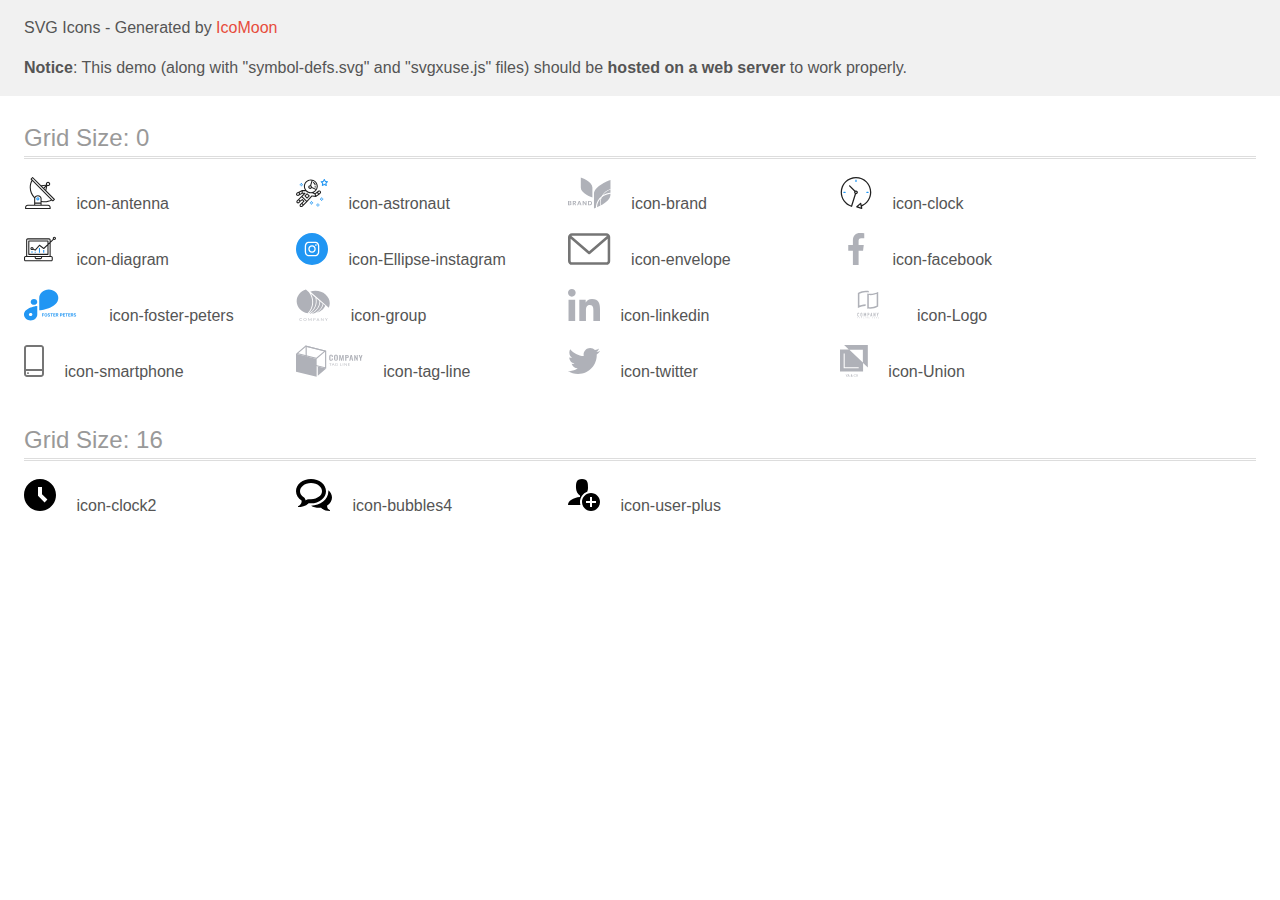
<file: images/background-images/icomoon/demo-external-svg.html>
<!doctype html>
<html>
<head>
    <title>IcoMoon - SVG Icons</title>
    <meta charset="utf-8">
    <meta name="viewport" content="width=device-width, initial-scale=1">
    <link rel="stylesheet" href="demo-files/demo.css">
    <link rel="stylesheet" href="style.css">
</head>
<body>
<header class="bgc1 clearfix">
<div class="mhl">
    <p>SVG Icons - Generated by <a href="https://icomoon.io/app">IcoMoon</a></p><p><strong>Notice</strong>: This demo (along with "symbol-defs.svg" and "svgxuse.js" files) should be <b>hosted on a web server</b> to work properly.</p>
</div>
</header>
    <div class="clearfix mhl ptl">
        <h1 class="mvm mtn fgc1">Grid Size: 0</h1>
        <div class="glyph fs1">
            <div class="clearfix pbs">
                <svg class="icon icon-antenna"><use xlink:href="symbol-defs.svg#icon-antenna"></use></svg><span class="name"> icon-antenna</span>
            </div>
        </div>
        <div class="glyph fs1">
            <div class="clearfix pbs">
                <svg class="icon icon-astronaut"><use xlink:href="symbol-defs.svg#icon-astronaut"></use></svg><span class="name"> icon-astronaut</span>
            </div>
        </div>
        <div class="glyph fs1">
            <div class="clearfix pbs">
                <svg class="icon icon-brand"><use xlink:href="symbol-defs.svg#icon-brand"></use></svg><span class="name"> icon-brand</span>
            </div>
        </div>
        <div class="glyph fs1">
            <div class="clearfix pbs">
                <svg class="icon icon-clock"><use xlink:href="symbol-defs.svg#icon-clock"></use></svg><span class="name"> icon-clock</span>
            </div>
        </div>
        <div class="glyph fs1">
            <div class="clearfix pbs">
                <svg class="icon icon-diagram"><use xlink:href="symbol-defs.svg#icon-diagram"></use></svg><span class="name"> icon-diagram</span>
            </div>
        </div>
        <div class="glyph fs1">
            <div class="clearfix pbs">
                <svg class="icon icon-Ellipse-instagram"><use xlink:href="symbol-defs.svg#icon-Ellipse-instagram"></use></svg><span class="name"> icon-Ellipse-instagram</span>
            </div>
        </div>
        <div class="glyph fs1">
            <div class="clearfix pbs">
                <svg class="icon icon-envelope"><use xlink:href="symbol-defs.svg#icon-envelope"></use></svg><span class="name"> icon-envelope</span>
            </div>
        </div>
        <div class="glyph fs1">
            <div class="clearfix pbs">
                <svg class="icon icon-facebook"><use xlink:href="symbol-defs.svg#icon-facebook"></use></svg><span class="name"> icon-facebook</span>
            </div>
        </div>
        <div class="glyph fs1">
            <div class="clearfix pbs">
                <svg class="icon icon-foster-peters"><use xlink:href="symbol-defs.svg#icon-foster-peters"></use></svg><span class="name"> icon-foster-peters</span>
            </div>
        </div>
        <div class="glyph fs1">
            <div class="clearfix pbs">
                <svg class="icon icon-group"><use xlink:href="symbol-defs.svg#icon-group"></use></svg><span class="name"> icon-group</span>
            </div>
        </div>
        <div class="glyph fs1">
            <div class="clearfix pbs">
                <svg class="icon icon-linkedin"><use xlink:href="symbol-defs.svg#icon-linkedin"></use></svg><span class="name"> icon-linkedin</span>
            </div>
        </div>
        <div class="glyph fs1">
            <div class="clearfix pbs">
                <svg class="icon icon-Logo"><use xlink:href="symbol-defs.svg#icon-Logo"></use></svg><span class="name"> icon-Logo</span>
            </div>
        </div>
        <div class="glyph fs1">
            <div class="clearfix pbs">
                <svg class="icon icon-smartphone"><use xlink:href="symbol-defs.svg#icon-smartphone"></use></svg><span class="name"> icon-smartphone</span>
            </div>
        </div>
        <div class="glyph fs1">
            <div class="clearfix pbs">
                <svg class="icon icon-tag-line"><use xlink:href="symbol-defs.svg#icon-tag-line"></use></svg><span class="name"> icon-tag-line</span>
            </div>
        </div>
        <div class="glyph fs1">
            <div class="clearfix pbs">
                <svg class="icon icon-twitter"><use xlink:href="symbol-defs.svg#icon-twitter"></use></svg><span class="name"> icon-twitter</span>
            </div>
        </div>
        <div class="glyph fs1">
            <div class="clearfix pbs">
                <svg class="icon icon-Union"><use xlink:href="symbol-defs.svg#icon-Union"></use></svg><span class="name"> icon-Union</span>
            </div>
        </div>
  </div>
    <div class="clearfix mhl ptl">
        <h1 class="mvm mtn fgc1">Grid Size: 16</h1>
        <div class="glyph fs2">
            <div class="clearfix pbs">
                <svg class="icon icon-clock2"><use xlink:href="symbol-defs.svg#icon-clock2"></use></svg><span class="name"> icon-clock2</span>
            </div>
        </div>
        <div class="glyph fs2">
            <div class="clearfix pbs">
                <svg class="icon icon-bubbles4"><use xlink:href="symbol-defs.svg#icon-bubbles4"></use></svg><span class="name"> icon-bubbles4</span>
            </div>
        </div>
        <div class="glyph fs2">
            <div class="clearfix pbs">
                <svg class="icon icon-user-plus"><use xlink:href="symbol-defs.svg#icon-user-plus"></use></svg><span class="name"> icon-user-plus</span>
            </div>
        </div>
  </div>
<script defer src="svgxuse.js"></script>
</body>
</html>
</file>
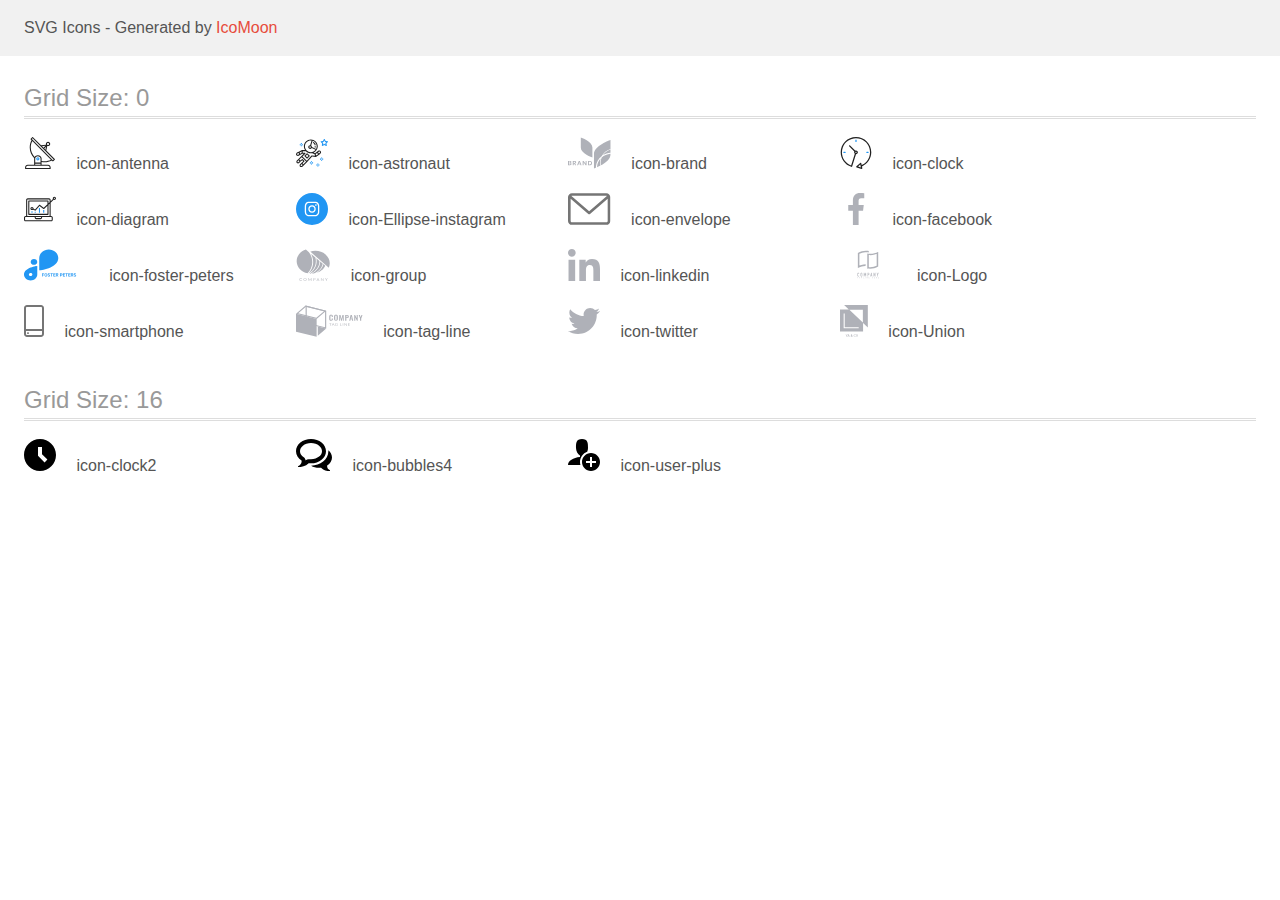
<file: images/background-images/icomoon/demo.html>
<!doctype html>
<html>
<head>
    <title>IcoMoon - SVG Icons</title>
    <meta charset="utf-8">
    <meta name="viewport" content="width=device-width, initial-scale=1">
    <link rel="stylesheet" href="demo-files/demo.css">
    <link rel="stylesheet" href="style.css">
</head>
<body>
<svg aria-hidden="true" style="position: absolute; width: 0; height: 0; overflow: hidden;" version="1.1" xmlns="http://www.w3.org/2000/svg" xmlns:xlink="http://www.w3.org/1999/xlink">
<defs>
<symbol id="icon-antenna" viewBox="0 0 32 32">
<path fill="#212121" style="fill: var(--color1, #212121)" d="M30.773 22.098l-8.443-8.505 0.937-4.616c0.225 0.090 0.485 0.144 0.758 0.146h0.007c0.008 0 0.017 0 0.026 0 1.192 0 2.159-0.967 2.159-2.159s-0.967-2.159-2.159-2.159c-1.192 0-2.159 0.967-2.159 2.159 0 0.259 0.046 0.508 0.13 0.739l-0.005-0.015-4.96 0.606-8.091-8.133c-0.096-0.098-0.229-0.159-0.376-0.16h-0c-0.14 0.001-0.274 0.057-0.373 0.155l-1.512 1.504c-0.096 0.097-0.156 0.23-0.156 0.377s0.060 0.281 0.156 0.377v0l0.814 0.825c-1.143 2.062-1.816 4.522-1.816 7.139 0 4.106 1.656 7.824 4.336 10.525l-0.001-0.001c0.043 0.041 0.092 0.074 0.146 0.097-0.032 0.164-0.051 0.353-0.052 0.546v6.188h-6.4c-1.472 0.001-2.666 1.194-2.667 2.666v1.067c0 0.295 0.239 0.534 0.534 0.534h24.534c0.294 0 0.533-0.239 0.533-0.534v-1.067c-0.002-1.472-1.195-2.665-2.666-2.666h-6.4v-2.742c1.003 0.21 2.024 0.317 3.049 0.32 2.58-0.003 5.005-0.663 7.117-1.822l-0.077 0.039 0.818 0.823c0.099 0.101 0.235 0.159 0.376 0.16 0.14-0.001 0.274-0.057 0.373-0.155l1.512-1.504c0.096-0.097 0.156-0.23 0.156-0.377s-0.060-0.281-0.156-0.377v0zM23.28 6.233c0.193-0.192 0.459-0.31 0.752-0.31 0.589 0 1.067 0.478 1.067 1.066s-0.477 1.066-1.067 1.066c-0 0-0 0-0 0h-0.004c-0.587-0.003-1.061-0.479-1.061-1.066 0-0.295 0.12-0.563 0.314-0.756l0-0h-0.002zM22.024 9.737l-0.598 2.946-1.175-1.183 1.774-1.763zM21.419 8.835l-1.92 1.909-1.486-1.493 3.406-0.416zM24.004 28.8c0.884 0 1.6 0.716 1.6 1.6v0 0.534h-23.466v-0.534c0-0.884 0.716-1.6 1.6-1.6v0h20.267zM16.538 26.666v1.067h-5.334v-1.067h5.334zM11.204 25.6v-4.053c0-1.294 1.196-2.346 2.667-2.346s2.667 1.053 2.667 2.346v4.053h-5.334zM17.604 23.904v-2.357c0-1.882-1.675-3.413-3.733-3.413-0.017-0-0.038-0-0.058-0-1.353 0-2.54 0.707-3.213 1.771l-0.009 0.016c-2.36-2.482-3.812-5.846-3.812-9.55 0-2.314 0.567-4.496 1.569-6.414l-0.036 0.077 18.602 18.709c-1.823 0.947-3.979 1.502-6.266 1.502-1.079 0-2.128-0.124-3.136-0.357l0.093 0.018zM28.893 23.22l-21.057-21.181 0.754-0.752 7.935 7.98c0.004 0 0.006 0.007 0.010 0.010l13.114 13.191-0.757 0.752z"></path>
<path fill="#2196f3" style="fill: var(--color2, #2196f3)" d="M13.876 20.267h-0.005c-0.001 0-0.002 0-0.002 0-0.884 0-1.6 0.716-1.6 1.6s0.715 1.599 1.597 1.6h0.005c0.001 0 0.001 0 0.002 0 0.884 0 1.6-0.716 1.6-1.6s-0.715-1.599-1.598-1.6h-0zM14.249 22.245c-0.096 0.096-0.229 0.155-0.376 0.155-0.295 0-0.534-0.239-0.534-0.534s0.238-0.533 0.532-0.533h0c0.293 0.001 0.531 0.239 0.531 0.533 0 0.148-0.060 0.282-0.157 0.378l-0 0h0.005z"></path>
</symbol>
<symbol id="icon-astronaut" viewBox="0 0 32 32">
<path fill="#2196f3" style="fill: var(--color2, #2196f3)" d="M31.974 4.524c-0.064-0.191-0.227-0.332-0.427-0.362l-0.003-0-1.911-0.278-0.855-1.731c-0.179-0.365-0.777-0.365-0.956 0l-0.855 1.731-1.911 0.278c-0.26 0.039-0.457 0.26-0.457 0.528 0 0.15 0.062 0.285 0.161 0.382l1.383 1.348-0.326 1.903c-0.034 0.2 0.048 0.402 0.212 0.522 0.166 0.12 0.383 0.135 0.562 0.040l1.709-0.899 1.709 0.899c0.072 0.038 0.157 0.061 0.247 0.061 0.295 0 0.534-0.239 0.534-0.534 0-0.031-0.003-0.062-0.008-0.092l0 0.003-0.326-1.903 1.383-1.348c0.099-0.097 0.161-0.233 0.161-0.382 0-0.059-0.009-0.115-0.027-0.168l0.001 0.004zM29.511 5.851c-0.126 0.122-0.183 0.299-0.153 0.472l0.191 1.114-1-0.526c-0.072-0.039-0.158-0.062-0.249-0.062s-0.177 0.023-0.252 0.063l0.003-0.001-1 0.526 0.191-1.114c0.005-0.027 0.008-0.059 0.008-0.091 0-0.149-0.061-0.285-0.16-0.381l-0-0-0.811-0.79 1.119-0.162c0.174-0.025 0.324-0.134 0.402-0.292l0.5-1.013 0.5 1.013c0.078 0.158 0.228 0.267 0.402 0.292l1.119 0.162-0.809 0.79zM26.134 20.522h-1.067v1.067h1.067v-1.067zM26.134 22.656h-1.067v1.066h1.067v-1.066zM27.2 21.589h-1.067v1.067h1.067v-1.067zM25.067 21.589h-1.067v1.067h1.067v-1.067zM22.4 26.389h-1.067v1.067h1.067v-1.067zM22.4 28.523h-1.067v1.067h1.067v-1.067zM23.467 27.456h-1.067v1.067h1.067v-1.067zM21.334 27.456h-1.067v1.067h1.067v-1.067zM16 24.256h-1.066v1.067h1.066v-1.067zM16 26.389h-1.066v1.067h1.066v-1.067zM17.067 25.322h-1.067v1.067h1.067v-1.067zM14.934 25.322h-1.067v1.067h1.067v-1.067zM5.867 6.122h-1.066v1.066h1.066v-1.066zM5.867 8.256h-1.066v1.066h1.066v-1.066zM6.933 7.189h-1.067v1.067h1.066v-1.067zM4.8 7.189h-1.067v1.067h1.067v-1.067z"></path>
<path fill="#212121" style="fill: var(--color1, #212121)" d="M24.715 14.16c-0.28-0.376-0.698-0.636-1.179-0.703l-0.009-0.001c-0.076-0.012-0.164-0.018-0.254-0.018-0.411 0-0.789 0.139-1.090 0.373l0.004-0.003-1.253 0.96-1.898 1.417-1.358-0.541c2.421-1.086 4.113-3.508 4.113-6.32 0-3.823-3.122-6.934-6.961-6.934s-6.961 3.11-6.961 6.934c0 1.386 0.415 2.674 1.12 3.759l-2.768-0.024c-0.009 0-0.016 0.005-0.023 0.005-0.057 0.003-0.11 0.014-0.159 0.033l0.004-0.001c-0.013 0.005-0.026 0.007-0.038 0.013-0.006 0.003-0.013 0.003-0.019 0.006l-3.233 1.596c-0 0-0.001 0-0.001 0.001l-1.893 0.91c-0.024 0.011-0.045 0.023-0.065 0.036l0.001-0.001c-0.482 0.324-0.795 0.867-0.795 1.483 0 0.297 0.073 0.577 0.201 0.823l-0.005-0.010c0.22 0.424 0.592 0.742 1.043 0.885l0.013 0.003c0.161 0.053 0.345 0.083 0.537 0.083 0.308 0 0.598-0.078 0.851-0.216l-0.009 0.005 1.388-0.738 2.264-1.169 1.357-0.008-5.442 5.415c0 0.001-0.001 0.001-0.001 0.001l-1.339 1.333c-0.303 0.299-0.491 0.714-0.491 1.173 0 0.002 0 0.003 0 0.005v-0c0.002 0.919 0.748 1.664 1.667 1.664 0.001 0 0.002 0 0.002 0h-0c0.428 0 0.854-0.162 1.18-0.485l1.314-1.309 1.741-1.3 0.901 0.897-3.102 3.088c-0.303 0.299-0.491 0.714-0.491 1.173 0 0.001 0 0.003 0 0.004v-0c0 0.445 0.174 0.864 0.49 1.179 0.302 0.3 0.717 0.485 1.176 0.485 0.001 0 0.002 0 0.003 0h-0c0.427 0 0.855-0.162 1.18-0.485l4.488-4.472c0.007-0.006 0.016-0.009 0.022-0.016l5.166-5.658 3.471 0.494c0.025 0.004 0.050 0.006 0.075 0.006 0.064 0 0.127-0.016 0.187-0.038 0.017-0.006 0.032-0.015 0.049-0.023 0.019-0.010 0.039-0.015 0.058-0.027l3.213-2.133c0.012-0.008 0.018-0.021 0.029-0.030 0.013-0.010 0.029-0.014 0.041-0.026l1.271-1.191c0.348-0.326 0.564-0.787 0.564-1.3 0-0.4-0.132-0.769-0.355-1.066l0.003 0.005zM2.13 17.77c-0.098 0.054-0.215 0.086-0.34 0.086-0.078 0-0.153-0.013-0.224-0.036l0.005 0.001c-0.294-0.093-0.504-0.364-0.504-0.683 0-0.235 0.114-0.444 0.289-0.575l0.002-0.001 1.314-0.632 0.316 0.924 0.133 0.389-0.992 0.527zM5.627 15.942l-1.548 0.8-0.255-0.746-0.184-0.537 2.027-1.001-0.040 1.484zM20.727 9.322c0 0.918-0.219 1.785-0.599 2.56l-4.181-1.899c-0.044-0.575-0.342-1.072-0.782-1.384l-0.006-0.004 1.464-4.861c2.377 0.757 4.104 2.975 4.104 5.588zM8.938 9.322c0-3.235 2.644-5.867 5.894-5.867 0.253 0 0.5 0.022 0.745 0.053l-1.432 4.753c-0.019 0-0.037-0.006-0.057-0.006-0 0-0.001 0-0.001 0-1.032 0-1.869 0.835-1.872 1.867v0c0.003 1.031 0.84 1.867 1.872 1.867 0 0 0 0 0.001 0h-0c0.695 0 1.295-0.383 1.618-0.944l3.863 1.755c-1.075 1.447-2.795 2.39-4.737 2.39-3.25 0-5.894-2.632-5.894-5.867zM14.895 10.122c0 0.441-0.362 0.8-0.806 0.8-0 0-0.001 0-0.001 0-0.443 0-0.802-0.358-0.804-0.8v-0c0-0.441 0.361-0.8 0.806-0.8s0.806 0.359 0.806 0.8zM2.464 25.146c-0.11 0.109-0.261 0.176-0.428 0.176s-0.317-0.067-0.427-0.175l0 0c-0.109-0.108-0.176-0.257-0.176-0.422s0.067-0.314 0.176-0.422l0-0 0.962-0.959 0.852 0.848-0.959 0.954zM5.678 28.88c-0.11 0.109-0.261 0.176-0.428 0.176s-0.317-0.067-0.427-0.175l0 0c-0.109-0.108-0.176-0.257-0.176-0.422s0.067-0.314 0.176-0.422l0-0 0.963-0.959 0.852 0.848-0.96 0.955zM9.16 25.411l-0.001 0.001-1.765 1.76-0.852-0.848 1.765-1.757c0.040-0.040 0.065-0.088 0.090-0.136 0.007-0.014 0.020-0.026 0.026-0.040 0.016-0.041 0.019-0.085 0.026-0.128 0.003-0.025 0.014-0.048 0.014-0.073 0-0.035-0.013-0.070-0.020-0.105-0.006-0.032-0.006-0.064-0.019-0.096-0.025-0.053-0.055-0.098-0.092-0.138l0 0c-0.010-0.012-0.014-0.026-0.025-0.038h-0.001s0-0.001-0.001-0.002l-1.607-1.6c-0.017-0.017-0.039-0.024-0.058-0.038-0.025-0.021-0.054-0.040-0.084-0.056l-0.003-0.001c-0.026-0.012-0.058-0.023-0.090-0.031l-0.003-0.001c-0.030-0.009-0.065-0.017-0.101-0.020l-0.002-0c-0.007-0-0.015-0-0.023-0-0.026 0-0.051 0.002-0.075 0.005l0.003-0c-0.036 0.005-0.069 0.009-0.104 0.021s-0.064 0.027-0.094 0.045c-0.020 0.011-0.043 0.015-0.061 0.029l-1.774 1.324-0.901-0.897 2.399-2.386 4.36 4.289-0.928 0.919zM15.979 18.394c-0.016-0.002-0.030 0.004-0.046 0.003-0.008-0-0.017-0.001-0.027-0.001-0.031 0-0.062 0.003-0.092 0.008l0.003-0c-0.070 0.011-0.132 0.035-0.187 0.070l0.002-0.001c-0.030 0.018-0.057 0.037-0.083 0.061-0.013 0.011-0.028 0.016-0.040 0.029l-4.698 5.146-4.328-4.256 2.833-2.818c0.096-0.097 0.156-0.23 0.156-0.377 0-0.295-0.239-0.534-0.534-0.534-0.001 0-0.001 0-0.002 0h0l-2.219 0.013 0.028-1.607 3.104 0.027c1.264 1.297 3.027 2.101 4.978 2.101 0.001 0 0.002 0 0.003 0h-0c0.438 0 0.864-0.046 1.28-0.122 0.040 0.032 0.080 0.064 0.129 0.085l2.41 0.96 0.152 0.758 0.178 0.886-3.003-0.427zM20.020 18.572l-0.313-1.558 1.446-1.080 0.946 1.257-2.080 1.381zM23.773 15.741l-0.837 0.785-0.931-1.236 0.831-0.637c0.155-0.119 0.351-0.168 0.543-0.143 0.193 0.027 0.364 0.128 0.48 0.284 0.088 0.117 0.141 0.265 0.141 0.426 0 0.206-0.087 0.391-0.226 0.521l-0 0z"></path>
<path fill="#212121" style="fill: var(--color1, #212121)" d="M13.602 18.544l-2.143-2.134c-0.096-0.096-0.229-0.155-0.376-0.155s-0.28 0.059-0.376 0.155l-2.143 2.133c-0.097 0.097-0.156 0.23-0.156 0.378s0.060 0.281 0.156 0.378l-0-0 2.142 2.134c0.096 0.096 0.229 0.156 0.376 0.156s0.28-0.059 0.376-0.156v0l2.143-2.134c0.097-0.097 0.157-0.23 0.157-0.378s-0.060-0.281-0.157-0.378l-0-0zM11.083 20.303l-1.387-1.381 1.386-1.381 1.387 1.381-1.387 1.381zM17.164 5.071l-0.258 1.036c0.071 0.018 1.738 0.452 1.738 2.149h1.067c0-2.017-1.666-2.965-2.547-3.184zM19.711 9.322h-1.067v1.066h1.067v-1.066z"></path>
</symbol>
<symbol id="icon-brand" viewBox="0 0 43 32">
<path fill="#afb1b8" style="fill: var(--color3, #afb1b8)" d="M3.239 26.373c0.166 0.188 0.254 0.424 0.25 0.665 0.001 0.015 0.001 0.033 0.001 0.050 0 0.149-0.033 0.29-0.093 0.416l0.003-0.006c-0.072 0.152-0.172 0.279-0.296 0.378l-0.002 0.002c-0.282 0.194-0.631 0.31-1.007 0.31-0.041 0-0.082-0.001-0.123-0.004l0.006 0h-1.977v-4.214h1.936c0.034-0.002 0.074-0.004 0.115-0.004 0.356 0 0.688 0.106 0.965 0.287l-0.007-0.004c0.125 0.097 0.225 0.218 0.289 0.354 0.065 0.138 0.095 0.286 0.086 0.436 0.011 0.232-0.068 0.461-0.225 0.644-0.15 0.168-0.358 0.283-0.59 0.33 0.262 0.044 0.499 0.172 0.667 0.361zM0.92 25.737h0.828c0.188 0.012 0.374-0.037 0.526-0.14 0.060-0.050 0.108-0.113 0.14-0.184l0.001-0.003c0.024-0.054 0.038-0.118 0.038-0.185 0-0.014-0.001-0.028-0.002-0.042l0 0.002c0.001-0.011 0.001-0.023 0.001-0.035 0-0.068-0.014-0.133-0.040-0.192l0.001 0.003c-0.033-0.075-0.079-0.137-0.138-0.187l-0.001-0.001c-0.134-0.091-0.298-0.145-0.476-0.145-0.023 0-0.046 0.001-0.069 0.003l0.003-0h-0.815v1.106zM2.355 27.353c0.065-0.051 0.116-0.116 0.151-0.19l0.001-0.003c0.028-0.059 0.044-0.128 0.044-0.202 0-0.012-0-0.023-0.001-0.035l0 0.002c0.001-0.009 0.001-0.020 0.001-0.031 0-0.075-0.017-0.147-0.047-0.21l0.001 0.003c-0.037-0.078-0.090-0.143-0.154-0.193l-0.001-0.001c-0.142-0.097-0.318-0.154-0.507-0.154-0.019 0-0.039 0.001-0.058 0.002l0.003-0h-0.868v1.16h0.88c0.197 0.010 0.394-0.041 0.556-0.146zM7.197 28.185l-1.076-1.648h-0.405v1.648h-0.927v-4.215h1.755c0.037-0.003 0.081-0.004 0.125-0.004 0.413 0 0.794 0.136 1.1 0.366l-0.005-0.003c0.245 0.229 0.394 0.53 0.417 0.85 0.002 0.026 0.003 0.057 0.003 0.088 0 0.307-0.109 0.589-0.291 0.808l0.002-0.002c-0.218 0.224-0.506 0.378-0.829 0.427l-0.008 0.001 1.147 1.684h-1.008zM5.715 25.963h0.758c0.526 0 0.79-0.212 0.79-0.638 0.001-0.010 0.001-0.022 0.001-0.034 0-0.080-0.016-0.156-0.045-0.225l0.001 0.004c-0.036-0.086-0.087-0.159-0.15-0.218l-0-0c-0.144-0.109-0.326-0.174-0.523-0.174-0.026 0-0.051 0.001-0.077 0.003l0.003-0h-0.767l0.009 1.283zM12.262 27.336h-1.846l-0.326 0.849h-0.972l1.695-4.168h1.051l1.689 4.168h-0.971l-0.319-0.848zM12.015 26.698l-0.675-1.779-0.675 1.779h1.349zM18.602 28.185h-0.919l-2.063-2.866v2.866h-0.918v-4.216h0.918l2.063 2.883v-2.883h0.919v4.216zM23.852 27.176c-0.191 0.318-0.48 0.577-0.833 0.744-0.358 0.168-0.777 0.267-1.219 0.267-0.026 0-0.053-0-0.079-0.001l0.004 0h-1.637v-4.215h1.637c0.023-0.001 0.050-0.001 0.077-0.001 0.441 0 0.859 0.096 1.235 0.267l-0.019-0.008c0.352 0.163 0.642 0.419 0.832 0.735 0.189 0.343 0.288 0.722 0.288 1.106s-0.099 0.763-0.288 1.106zM22.8 27.075c0.25-0.261 0.404-0.616 0.406-1.006v-0c0-0.369-0.144-0.726-0.406-1.006-0.285-0.226-0.65-0.362-1.047-0.362-0.037 0-0.074 0.001-0.11 0.004l0.005-0h-0.639v2.729h0.639c0.032 0.002 0.069 0.003 0.106 0.003 0.396 0 0.761-0.136 1.050-0.364l-0.004 0.003zM12.838 0.522s11.873 4.104 11.621 10.043v10.045s-11.864-4.106-11.617-10.045l-0.004-10.043zM35.037 18.259c2.243-1.413 4.836-2.288 7.544-2.545v-3.146c-3.12 1.102-5.767 3.098-7.544 5.691z"></path>
<path fill="#afb1b8" style="fill: var(--color3, #afb1b8)" d="M33.69 19.207c1.835-3.384 5.017-5.995 8.891-7.297v-9.061s-16.909 5.846-16.552 14.304v14.302s0.754-0.261 1.939-0.752c0-0.457 0-0.918 0.054-1.382 0.349-3.926 2.388-7.564 5.667-10.115z"></path>
<path fill="#afb1b8" style="fill: var(--color3, #afb1b8)" d="M32.082 24.52c0.089-0.992 0.287-1.973 0.592-2.928-2.043 2.203-3.279 4.936-3.536 7.816-0.025 0.272-0.039 0.543-0.045 0.824 1.41-0.617 2.478-1.142 3.524-1.703l-0.273 0.133c-0.3-1.362-0.388-2.757-0.263-4.142zM32.754 24.571c-0.033 0.348-0.052 0.752-0.052 1.161 0 0.917 0.095 1.811 0.276 2.674l-0.015-0.084c4.62-2.531 9.811-6.442 9.61-11.168v-0.412c-3.301 0.338-6.388 1.659-8.79 3.76-0.53 1.19-0.895 2.571-1.026 4.019l-0.004 0.051z"></path>
</symbol>
<symbol id="icon-clock" viewBox="0 0 32 32">
<path fill="#212121" style="fill: var(--color1, #212121)" d="M31.296 15.301c-0.001-8.452-6.855-15.303-15.308-15.301s-15.303 6.855-15.301 15.308c0.002 6.788 4.422 12.543 10.541 14.545l0.108 0.031c0.061 0.019 0.123 0.029 0.187 0.029 0.12 0 0.238-0.032 0.342-0.094 0.135-0.080 0.236-0.207 0.283-0.357l3.865-12.25c1.054-0.004 1.906-0.859 1.906-1.913 0-1.056-0.856-1.913-1.913-1.913-0.303 0-0.59 0.071-0.845 0.196l0.011-0.005-5.106-5.107c-0.114-0.11-0.271-0.179-0.443-0.179-0.352 0-0.638 0.286-0.638 0.638 0 0.172 0.068 0.328 0.179 0.443l-0-0 5.103 5.109c-0.121 0.241-0.191 0.525-0.191 0.826 0 0.602 0.283 1.137 0.723 1.48l0.004 0.003-3.682 11.673c-7.278-2.681-11.004-10.754-8.324-18.032s10.754-11.004 18.032-8.323c7.278 2.681 11.004 10.754 8.323 18.032-1.345 3.581-4.003 6.406-7.374 7.938l-0.088 0.036-0.398-1.874c-0.063-0.291-0.318-0.506-0.624-0.506-0.164 0-0.313 0.062-0.426 0.163l0.001-0.001-3.837 3.426c-0.132 0.117-0.214 0.287-0.214 0.477 0 0.283 0.185 0.524 0.441 0.606l0.005 0.001 4.899 1.563c0.058 0.020 0.126 0.031 0.196 0.031 0.352 0 0.637-0.285 0.637-0.637 0-0.047-0.005-0.093-0.015-0.138l0.001 0.004-0.391-1.839c5.528-2.374 9.329-7.772 9.329-14.057 0-0.011 0-0.023-0-0.034v0.002zM15.992 14.664c0.352 0 0.638 0.286 0.638 0.638s-0.285 0.638-0.638 0.638v0c-0.352 0-0.638-0.286-0.638-0.638s0.286-0.638 0.638-0.638v0zM18.092 29.528l2.184-1.948 0.603 2.84-2.787-0.892z"></path>
<path fill="#2196f3" style="fill: var(--color2, #2196f3)" d="M15.354 3.185v1.275c0 0.352 0.286 0.638 0.638 0.638s0.638-0.285 0.638-0.638v0-1.275c0-0.352-0.285-0.638-0.638-0.638s-0.638 0.285-0.638 0.638v0zM3.876 14.664c-0.352 0-0.638 0.286-0.638 0.638s0.285 0.638 0.638 0.638h1.275c0.352 0 0.638-0.286 0.638-0.638s-0.285-0.638-0.638-0.638h-1.275zM28.108 15.939c0.352 0 0.638-0.286 0.638-0.638s-0.285-0.638-0.638-0.638h-1.275c-0.352 0-0.638 0.286-0.638 0.638s0.285 0.638 0.638 0.638h1.275z"></path>
</symbol>
<symbol id="icon-diagram" viewBox="0 0 32 32">
<path fill="#2196f3" style="fill: var(--color2, #2196f3)" d="M14.926 14.965h1.066v4.798h-1.066v-4.798zM19.19 17.097h1.066v2.665h-1.066v-2.665zM10.661 18.696h1.066v1.066h-1.066v-1.066zM7.463 18.163h1.066v1.599h-1.066v-1.599z"></path>
<path fill="#212121" style="fill: var(--color1, #212121)" d="M1.599 28.291h25.586c0 0 0 0 0 0 0.883 0 1.599-0.716 1.599-1.599v0-2.132c0-0.883-0.716-1.599-1.599-1.599v0h-0.533v-13.294l3.028-2.868c0.207 0.104 0.452 0.166 0.711 0.166 0.888 0 1.608-0.72 1.608-1.608s-0.72-1.608-1.608-1.608c-0.888 0-1.608 0.72-1.608 1.608 0 0.247 0.056 0.481 0.155 0.69l-0.004-0.010-2.281 2.162v-1.23c0-0.883-0.716-1.599-1.599-1.599v0h-21.323c-0.883 0-1.599 0.716-1.599 1.599v0 15.992h-0.533c-0.883 0-1.599 0.716-1.599 1.599v0 2.132c0 0.883 0.716 1.599 1.599 1.599v0zM30.384 4.837c0.294 0 0.533 0.239 0.533 0.533s-0.239 0.533-0.533 0.533v0c-0.294 0-0.533-0.239-0.533-0.533s0.239-0.533 0.533-0.533v0zM3.198 6.969c0-0.294 0.239-0.533 0.533-0.533h21.323c0.294 0 0.533 0.239 0.533 0.533v2.239l-1.066 1.013v-2.185c0-0.295-0.239-0.534-0.534-0.534h-19.189c-0.294 0-0.534 0.239-0.534 0.533v13.327c0 0.294 0.239 0.533 0.534 0.533h19.189c0.295 0 0.534-0.239 0.534-0.533v-9.675l1.066-1.010v12.283h-22.389v-15.991zM7.996 13.899c-0.001 0-0.003 0-0.005 0-0.883 0-1.599 0.716-1.599 1.599s0.716 1.599 1.599 1.599c0.432 0 0.824-0.172 1.112-0.45l-0 0 1.853 0.93c0.215 0.107 0.476 0.057 0.636-0.122l3.939-4.432 3.872 2.902c0.208 0.155 0.498 0.139 0.686-0.039l3.365-3.188v8.131h-18.123v-12.261h18.123v2.661l-3.771 3.572-3.904-2.927c-0.088-0.067-0.2-0.107-0.32-0.107-0.158 0-0.3 0.069-0.398 0.178l-0 0.001-3.993 4.493-1.493-0.746c0.011-0.064 0.017-0.128 0.020-0.193 0-0.883-0.716-1.599-1.599-1.599v0zM8.529 15.498c0 0.294-0.239 0.533-0.533 0.533s-0.533-0.239-0.533-0.533v0c0-0.294 0.239-0.533 0.533-0.533s0.533 0.239 0.533 0.533v0zM11.727 24.026h5.33v0.533c0 0.294-0.238 0.533-0.533 0.533h-4.265c-0.294 0-0.533-0.239-0.533-0.533v0-0.533zM1.067 24.56c0-0.294 0.238-0.533 0.533-0.533h9.062v0.533c0 0.883 0.716 1.599 1.599 1.599v0h4.265c0.883 0 1.599-0.716 1.599-1.599v0-0.533h9.062c0.294 0 0.533 0.239 0.533 0.533v2.132c0 0.294-0.239 0.533-0.533 0.533h-25.586c-0 0-0 0-0 0-0.294 0-0.533-0.239-0.533-0.533 0 0 0 0 0 0v0-2.132z"></path>
</symbol>
<symbol id="icon-Ellipse-instagram" viewBox="0 0 32 32">
<path fill="#2196f3" style="fill: var(--color2, #2196f3)" d="M32 16c0 0.006 0 0.013 0 0.020 0 4.412-1.791 8.405-4.686 11.293l-0 0c-2.888 2.895-6.881 4.687-11.293 4.687-0.007 0-0.014 0-0.021 0h0.001c-0.006 0-0.013 0-0.020 0-4.412 0-8.405-1.791-11.293-4.686l-0-0c-2.895-2.888-4.687-6.881-4.687-11.293 0-0.007 0-0.014 0-0.021v0.001c0-0.006 0-0.013 0-0.020 0-4.412 1.791-8.405 4.686-11.293l0-0c2.888-2.895 6.881-4.687 11.293-4.687 0.007 0 0.014 0 0.021 0h-0.001c0.006 0 0.013 0 0.020 0 4.412 0 8.405 1.791 11.293 4.686l0 0c2.895 2.888 4.687 6.881 4.687 11.293 0 0.007 0 0.014 0 0.021v-0.001z"></path>
<path fill="#fff" style="fill: var(--color4, #fff)" d="M23.258 13.004c-0.033-0.773-0.159-1.304-0.337-1.764-0.193-0.505-0.479-0.936-0.841-1.29l-0.001-0.001c-0.354-0.36-0.784-0.645-1.263-0.83l-0.024-0.008c-0.463-0.179-0.991-0.304-1.764-0.337-0.778-0.037-1.025-0.046-3.001-0.046s-2.222 0.009-2.998 0.043c-0.773 0.033-1.304 0.159-1.764 0.338-0.505 0.193-0.936 0.479-1.29 0.84l-0.001 0.001c-0.36 0.354-0.645 0.784-0.83 1.263l-0.008 0.024c-0.18 0.463-0.304 0.991-0.338 1.764-0.037 0.778-0.046 1.025-0.046 3.001s0.009 2.222 0.043 2.998c0.034 0.773 0.159 1.304 0.338 1.764 0.194 0.505 0.48 0.935 0.84 1.29l0.001 0c0.364 0.369 0.804 0.656 1.287 0.838 0.463 0.18 0.992 0.305 1.764 0.338 0.776 0.034 1.023 0.043 2.998 0.043s2.222-0.009 2.998-0.043c0.773-0.033 1.304-0.159 1.764-0.337 0.981-0.386 1.742-1.148 2.12-2.104l0.009-0.025c0.179-0.463 0.304-0.992 0.338-1.764 0.034-0.776 0.042-1.023 0.042-2.998s-0.003-2.222-0.036-2.998zM21.949 18.943c-0.032 0.711-0.151 1.094-0.25 1.349-0.251 0.637-0.745 1.131-1.365 1.376l-0.016 0.006c-0.255 0.099-0.641 0.218-1.349 0.249-0.767 0.034-0.997 0.043-2.938 0.043s-2.174-0.009-2.938-0.043c-0.711-0.031-1.094-0.151-1.35-0.25-0.328-0.122-0.606-0.307-0.834-0.542l-0.001-0.001c-0.235-0.229-0.42-0.508-0.538-0.819l-0.005-0.016c-0.099-0.256-0.218-0.642-0.249-1.35-0.034-0.767-0.043-0.998-0.043-2.938s0.009-2.175 0.043-2.938c0.031-0.711 0.151-1.094 0.249-1.35 0.122-0.328 0.308-0.608 0.545-0.835l0.001-0.001c0.229-0.235 0.509-0.42 0.821-0.537l0.016-0.005c0.255-0.099 0.641-0.218 1.349-0.25 0.767-0.033 0.998-0.042 2.938-0.042 1.943 0 2.174 0.008 2.938 0.042 0.711 0.031 1.094 0.151 1.35 0.25 0.315 0.116 0.602 0.301 0.835 0.543 0.241 0.236 0.426 0.52 0.543 0.836 0.099 0.255 0.218 0.641 0.249 1.349 0.034 0.767 0.043 0.997 0.043 2.938s-0.009 2.167-0.043 2.935z"></path>
<path fill="#fff" style="fill: var(--color4, #fff)" d="M16.027 12.265c-0 0-0 0-0.001 0-2.064 0-3.737 1.673-3.737 3.737s1.673 3.737 3.737 3.737c2.064 0 3.737-1.673 3.737-3.737 0-0 0-0 0-0.001v0c-0-2.064-1.673-3.736-3.737-3.737h-0zM16.027 18.425c-1.339-0-2.424-1.085-2.424-2.424s1.085-2.424 2.424-2.424c0 0 0 0 0 0h-0c1.339 0 2.424 1.085 2.424 2.424s-1.085 2.424-2.424 2.424v0zM20.784 12.117c0 0.482-0.391 0.873-0.873 0.873s-0.873-0.391-0.873-0.873v0c0-0.482 0.391-0.873 0.873-0.873s0.873 0.391 0.873 0.873v0z"></path>
</symbol>
<symbol id="icon-envelope" viewBox="0 0 43 32">
<path fill="#757575" style="fill: var(--color5, #757575)" d="M38.667 0h-34.667c-2.205 0-4 1.795-4 4v24c0 2.205 1.795 4 4 4h34.667c2.205 0 4-1.795 4-4v-24c0-2.205-1.795-4-4-4zM38.667 2.667c0.181 0 0.355 0.037 0.512 0.104l-17.845 15.467-17.845-15.467c0.151-0.065 0.327-0.104 0.512-0.104h34.667zM38.667 29.333h-34.667c-0.736 0-1.333-0.597-1.333-1.333v0-22.413l17.792 15.421c0.233 0.203 0.539 0.327 0.875 0.327s0.642-0.124 0.876-0.328l-0.002 0.001 17.792-15.421v22.413c0 0.736-0.597 1.333-1.333 1.333v0z"></path>
</symbol>
<symbol id="icon-facebook" viewBox="0 0 32 32">
<path fill="#afb1b8" style="fill: var(--color3, #afb1b8)" d="M21.328 5.312h2.923v-5.088c-1.232-0.143-2.66-0.224-4.107-0.224-0.052 0-0.104 0-0.157 0l0.008-0c-4.213 0-7.099 2.65-7.099 7.52v4.48h-4.646v5.688h4.646v14.312h5.699v-14.31h4.459l0.709-5.688h-5.17v-3.922c0-1.643 0.443-2.768 2.734-2.768z"></path>
</symbol>
<symbol id="icon-foster-peters" viewBox="0 0 65 32">
<path fill="#2196f3" style="fill: var(--color2, #2196f3)" d="M10.016 9.983h-0.002c-1.827 0-3.308 1.316-3.308 2.94v0.002c0 1.624 1.481 2.94 3.308 2.94h0.002c1.827 0 3.308-1.317 3.308-2.94v-0.002c0-1.624-1.481-2.941-3.308-2.941zM34.434 9.044c-0.005-2.255-1.016-4.418-2.81-6.012s-4.226-2.493-6.763-2.498c-2.539 0.004-4.972 0.902-6.767 2.497s-2.806 3.757-2.811 6.013v12.437s19.15-1.896 19.152-12.434v-0.002zM0 25.562c0.005 1.57 0.709 3.073 1.957 4.183s2.94 1.735 4.706 1.739c1.765-0.005 3.457-0.63 4.706-1.739s1.952-2.613 1.957-4.181v-8.654s-13.324 1.32-13.324 8.652zM6.662 27.112c-0.345 0-0.682-0.091-0.969-0.261-0.279-0.164-0.499-0.401-0.638-0.686l-0.004-0.009c-0.084-0.173-0.132-0.377-0.132-0.592 0-0.107 0.012-0.212 0.035-0.312l-0.002 0.009c0.067-0.301 0.233-0.578 0.477-0.794 0.243-0.214 0.547-0.364 0.882-0.423l0.011-0.002c0.103-0.019 0.221-0.030 0.341-0.030 0.239 0 0.469 0.043 0.68 0.122l-0.013-0.004c0.319 0.117 0.592 0.316 0.783 0.571s0.294 0.555 0.294 0.861c0.001 0.204-0.043 0.407-0.131 0.596-0.094 0.198-0.221 0.366-0.376 0.503l-0.002 0.001c-0.162 0.145-0.354 0.259-0.567 0.338-0.199 0.075-0.428 0.119-0.668 0.119-0 0-0.001 0-0.001 0h0v-0.006zM20.128 26.258h-1.286v1.328h-0.67v-3.251h2.117v0.542h-1.447v0.84h1.286v0.54zM23.346 26.035c0 0.32-0.056 0.6-0.169 0.841s-0.276 0.427-0.488 0.558c-0.199 0.124-0.44 0.197-0.698 0.197-0.008 0-0.017-0-0.025-0l0.001 0c-0.27 0-0.51-0.065-0.722-0.194-0.213-0.134-0.382-0.322-0.487-0.546l-0.003-0.008c-0.112-0.236-0.177-0.512-0.177-0.804 0-0.009 0-0.019 0-0.028l-0 0.001v-0.16c0-0.32 0.058-0.602 0.172-0.844 0.116-0.244 0.279-0.431 0.489-0.56 0.211-0.131 0.452-0.197 0.723-0.197s0.51 0.066 0.721 0.197c0.211 0.13 0.374 0.316 0.489 0.56 0.116 0.242 0.174 0.523 0.174 0.841v0.145zM22.668 25.887c0-0.341-0.061-0.6-0.183-0.777-0.108-0.161-0.29-0.266-0.496-0.266-0.009 0-0.018 0-0.028 0.001l0.001-0c-0.008-0-0.016-0.001-0.025-0.001-0.205 0-0.387 0.104-0.494 0.262l-0.001 0.002c-0.122 0.174-0.184 0.43-0.185 0.768v0.158c0 0.331 0.061 0.589 0.183 0.772s0.297 0.274 0.527 0.274c0.008 0 0.017 0.001 0.026 0.001 0.204 0 0.384-0.104 0.49-0.261l0.001-0.002c0.12-0.177 0.181-0.434 0.183-0.773v-0.158zM25.518 26.733c0-0.006 0.001-0.012 0.001-0.019 0-0.11-0.052-0.208-0.133-0.27l-0.001-0.001c-0.089-0.069-0.25-0.14-0.482-0.214-0.214-0.067-0.396-0.142-0.57-0.232l0.019 0.009c-0.37-0.2-0.554-0.469-0.554-0.806 0-0.175 0.049-0.332 0.147-0.469 0.1-0.139 0.242-0.246 0.427-0.324 0.186-0.077 0.395-0.116 0.625-0.116 0.232 0 0.439 0.042 0.621 0.127 0.181 0.084 0.322 0.201 0.421 0.355 0.101 0.152 0.152 0.328 0.152 0.522h-0.67c0-0.149-0.046-0.264-0.14-0.346-0.094-0.084-0.226-0.125-0.395-0.125-0.164 0-0.291 0.035-0.382 0.105-0.083 0.060-0.136 0.156-0.136 0.265 0 0.003 0 0.005 0 0.008v-0c0 0.106 0.053 0.194 0.158 0.266 0.107 0.071 0.264 0.138 0.471 0.2 0.381 0.114 0.658 0.257 0.833 0.427s0.261 0.381 0.261 0.634c0 0.281-0.107 0.503-0.32 0.663s-0.498 0.239-0.859 0.239c-0.25 0-0.478-0.046-0.683-0.137-0.193-0.082-0.352-0.211-0.469-0.373l-0.002-0.003c-0.1-0.15-0.16-0.335-0.16-0.533 0-0.007 0-0.014 0-0.022l-0 0.001h0.671c0 0.358 0.214 0.538 0.643 0.538 0.159 0 0.283-0.032 0.373-0.096 0.081-0.058 0.134-0.153 0.134-0.259 0-0.004-0-0.009-0-0.013l0 0.001zM29.092 24.878h-0.995v2.708h-0.67v-2.708h-0.981v-0.542h2.647v0.542zM31.431 26.178h-1.285v0.871h1.509v0.538h-2.178v-3.251h2.174v0.542h-1.505v0.775h1.286v0.524zM33.25 26.396h-0.533v1.19h-0.67v-3.251h1.208c0.384 0 0.68 0.086 0.888 0.257s0.312 0.413 0.312 0.725c0 0.222-0.048 0.408-0.145 0.556-0.108 0.156-0.255 0.278-0.429 0.35l-0.006 0.002 0.702 1.328v0.030h-0.718l-0.61-1.189zM32.717 25.854h0.541c0.168 0 0.297-0.042 0.39-0.126 0.086-0.084 0.139-0.201 0.139-0.33 0-0.009-0-0.017-0.001-0.026l0 0.001c0-0.154-0.043-0.274-0.131-0.362s-0.219-0.132-0.4-0.132h-0.538v0.975zM36.775 26.441v1.145h-0.67v-3.251h1.268c0.244 0 0.459 0.045 0.643 0.134 0.186 0.089 0.329 0.216 0.429 0.382 0.099 0.164 0.149 0.35 0.149 0.56 0 0.318-0.11 0.57-0.328 0.754-0.218 0.183-0.519 0.275-0.904 0.275h-0.587zM36.775 25.899h0.598c0.178 0 0.312-0.042 0.404-0.125 0.094-0.084 0.141-0.203 0.141-0.357 0-0.007 0.001-0.016 0.001-0.024 0-0.14-0.053-0.267-0.141-0.363l0 0c-0.094-0.098-0.223-0.149-0.389-0.152h-0.614v1.021zM41.011 26.178h-1.285v0.871h1.509v0.538h-2.178v-3.251h2.174v0.542h-1.505v0.775h1.286v0.524zM44.119 24.878h-0.996v2.708h-0.67v-2.708h-0.982v-0.542h2.648v0.542zM46.458 26.178h-1.285v0.871h1.509v0.538h-2.179v-3.251h2.174v0.542h-1.504v0.775h1.285v0.524zM48.277 26.396h-0.533v1.19h-0.67v-3.251h1.208c0.384 0 0.68 0.086 0.888 0.257s0.312 0.413 0.312 0.725c0 0.222-0.049 0.408-0.145 0.556-0.108 0.156-0.256 0.278-0.429 0.35l-0.006 0.002 0.703 1.328v0.030h-0.718l-0.61-1.189zM47.744 25.854h0.54c0.168 0 0.298-0.042 0.39-0.126 0.086-0.084 0.139-0.201 0.139-0.331 0-0.009-0-0.017-0.001-0.025l0 0.001c0-0.154-0.043-0.274-0.132-0.362-0.086-0.088-0.219-0.132-0.399-0.132h-0.538v0.975zM51.679 26.734c0-0.006 0.001-0.012 0.001-0.019 0-0.11-0.052-0.208-0.134-0.271l-0.001-0.001c-0.089-0.069-0.25-0.14-0.482-0.214-0.214-0.067-0.396-0.142-0.57-0.232l0.019 0.009c-0.37-0.2-0.554-0.469-0.554-0.806 0-0.175 0.050-0.332 0.147-0.469 0.1-0.139 0.242-0.246 0.427-0.324 0.186-0.077 0.395-0.116 0.625-0.116 0.232 0 0.439 0.042 0.621 0.127 0.181 0.084 0.322 0.201 0.421 0.355 0.101 0.152 0.152 0.328 0.152 0.522h-0.67c0-0.149-0.046-0.264-0.14-0.346-0.094-0.084-0.226-0.125-0.395-0.125-0.164 0-0.291 0.035-0.382 0.105-0.083 0.060-0.137 0.156-0.137 0.265 0 0.002 0 0.005 0 0.007v-0c0 0.106 0.053 0.194 0.159 0.266s0.264 0.138 0.471 0.2c0.381 0.114 0.658 0.257 0.833 0.427s0.261 0.381 0.261 0.634c0 0.281-0.107 0.503-0.32 0.663s-0.499 0.239-0.859 0.239c-0.25 0-0.478-0.046-0.683-0.137-0.193-0.082-0.352-0.211-0.469-0.373l-0.002-0.003c-0.1-0.15-0.16-0.335-0.16-0.533 0-0.007 0-0.014 0-0.022l-0 0.001h0.671c0 0.358 0.214 0.538 0.643 0.538 0.159 0 0.283-0.032 0.373-0.096 0.082-0.058 0.134-0.153 0.134-0.26 0-0.004-0-0.009-0-0.013l0 0.001z"></path>
</symbol>
<symbol id="icon-group" viewBox="0 0 34 32">
<path fill="#afb1b8" style="fill: var(--color3, #afb1b8)" d="M5.643 31.315c0.012 0 0.024 0.003 0.035 0.008s0.021 0.011 0.030 0.018l-0-0 0.166 0.158c-0.13 0.129-0.289 0.232-0.468 0.302-0.184 0.069-0.397 0.109-0.62 0.109-0.015 0-0.030-0-0.045-0.001l0.002 0c-0.213 0.004-0.425-0.030-0.622-0.101-0.182-0.066-0.338-0.163-0.47-0.286l0.001 0.001c-0.128-0.121-0.231-0.268-0.301-0.432l-0.003-0.008c-0.067-0.162-0.106-0.35-0.106-0.548 0-0.006 0-0.012 0-0.018v0.001c-0-0.009-0-0.019-0-0.029 0-0.388 0.168-0.737 0.436-0.977l0.001-0.001c0.142-0.124 0.312-0.222 0.498-0.287 0.205-0.069 0.423-0.103 0.642-0.101 0.012-0 0.026-0 0.040-0 0.199 0 0.39 0.034 0.568 0.096l-0.012-0.004c0.165 0.062 0.316 0.149 0.447 0.255l-0.139 0.169c-0.010 0.012-0.022 0.022-0.035 0.030l-0.001 0c-0.014 0.008-0.031 0.013-0.048 0.013-0.003 0-0.005-0-0.008-0l0 0c-0.023-0.001-0.043-0.007-0.062-0.018l0.001 0-0.074-0.046-0.104-0.058c-0.095-0.046-0.205-0.081-0.321-0.1l-0.007-0.001c-0.069-0.012-0.149-0.018-0.23-0.018-0.006 0-0.013 0-0.019 0h0.001c-0.005-0-0.010-0-0.015-0-0.16 0-0.313 0.028-0.455 0.079l0.009-0.003c-0.14 0.049-0.26 0.122-0.363 0.214l0.001-0.001c-0.104 0.098-0.183 0.213-0.235 0.339-0.054 0.128-0.085 0.276-0.085 0.432 0 0.006 0 0.011 0 0.017v-0.001c-0 0.006-0 0.012-0 0.019 0 0.157 0.031 0.307 0.088 0.444l-0.003-0.008c0.051 0.125 0.13 0.239 0.231 0.338 0.095 0.091 0.213 0.164 0.345 0.21 0.136 0.049 0.281 0.073 0.427 0.072 0.085 0.001 0.17-0.004 0.254-0.014 0.211-0.022 0.4-0.106 0.55-0.234l-0.001 0.001c0.021-0.017 0.049-0.028 0.078-0.029h0zM10.441 30.517c0 0.005 0 0.011 0 0.017 0 0.197-0.041 0.384-0.116 0.553l0.003-0.009c-0.074 0.172-0.18 0.317-0.311 0.435l-0.001 0.001c-0.138 0.123-0.302 0.22-0.481 0.283l-0.010 0.003c-0.189 0.064-0.406 0.101-0.632 0.101s-0.443-0.037-0.646-0.105l0.014 0.004c-0.188-0.067-0.351-0.165-0.489-0.288l0.001 0.001c-0.133-0.12-0.24-0.267-0.313-0.432l-0.003-0.008c-0.071-0.166-0.112-0.359-0.112-0.562s0.041-0.396 0.116-0.572l-0.004 0.010c0.071-0.165 0.178-0.315 0.316-0.442 0.139-0.121 0.305-0.215 0.488-0.277 0.188-0.065 0.406-0.103 0.632-0.103s0.443 0.038 0.646 0.107l-0.014-0.004c0.184 0.065 0.351 0.162 0.49 0.286 0.137 0.126 0.244 0.274 0.314 0.435 0.077 0.181 0.115 0.373 0.112 0.565zM10.005 30.517c0-0.007 0-0.015 0-0.024 0-0.154-0.029-0.301-0.082-0.436l0.003 0.008c-0.101-0.26-0.308-0.459-0.566-0.548l-0.007-0.002c-0.137-0.047-0.295-0.074-0.459-0.074s-0.322 0.027-0.469 0.077l0.010-0.003c-0.136 0.049-0.254 0.121-0.352 0.214l0-0c-0.097 0.092-0.174 0.205-0.223 0.331l-0.002 0.006c-0.050 0.134-0.079 0.289-0.079 0.451s0.029 0.317 0.082 0.46l-0.003-0.009c0.101 0.261 0.309 0.46 0.569 0.547l0.007 0.002c0.296 0.097 0.622 0.097 0.918 0 0.133-0.046 0.253-0.119 0.35-0.211 0.1-0.098 0.175-0.213 0.222-0.338 0.056-0.145 0.082-0.298 0.079-0.451zM13.715 30.99l0.043 0.101c0.017-0.036 0.031-0.069 0.048-0.101 0.019-0.039 0.037-0.072 0.056-0.103l-0.002 0.004 1.061-1.677c0.021-0.029 0.040-0.047 0.061-0.053s0.047-0.009 0.073-0.009c0.005 0 0.010 0 0.015 0l-0.001-0h0.314v2.728h-0.372v-2.090c-0.001-0.014-0.002-0.031-0.002-0.047s0.001-0.033 0.002-0.049l-0 0.002-1.069 1.701c-0.015 0.026-0.036 0.047-0.062 0.061l-0.001 0c-0.026 0.014-0.057 0.023-0.090 0.023-0.001 0-0.001 0-0.002 0h-0.060c-0.001 0-0.001 0-0.002 0-0.033 0-0.063-0.008-0.090-0.023l0.001 0c-0.026-0.014-0.047-0.035-0.061-0.061l-0-0.001-1.099-1.711v2.189h-0.359v-2.722h0.313c0.004-0 0.009-0 0.015-0 0.026 0 0.051 0.003 0.075 0.010l-0.002-0c0.026 0.011 0.046 0.030 0.058 0.053l1.084 1.678c0.020 0.028 0.038 0.060 0.053 0.094l0.001 0.004zM17.71 30.855v1.021h-0.414v-2.723h0.926c0.175-0.003 0.349 0.018 0.517 0.059 0.134 0.034 0.259 0.091 0.366 0.17 0.089 0.070 0.159 0.16 0.205 0.262l0.002 0.004c0.050 0.111 0.073 0.23 0.071 0.349 0 0.005 0 0.011 0 0.017 0 0.246-0.117 0.465-0.299 0.603l-0.002 0.001c-0.107 0.082-0.232 0.143-0.368 0.18-0.14 0.040-0.301 0.064-0.468 0.064-0.012 0-0.023-0-0.035-0l-0.501-0.008zM17.71 30.562h0.503c0.109 0.002 0.218-0.013 0.322-0.041 0.089-0.026 0.166-0.066 0.234-0.119l-0.002 0.001c0.117-0.097 0.191-0.241 0.191-0.404 0-0.002 0-0.004-0-0.007v0c0.001-0.009 0.001-0.019 0.001-0.029 0-0.070-0.015-0.136-0.043-0.195l0.001 0.003c-0.035-0.074-0.084-0.136-0.144-0.185l-0.001-0.001c-0.139-0.093-0.31-0.149-0.493-0.149-0.023 0-0.046 0.001-0.069 0.003l0.003-0h-0.503v1.122zM23.294 31.88h-0.328c-0.002 0-0.004 0-0.006 0-0.032 0-0.061-0.009-0.086-0.026l0.001 0c-0.023-0.016-0.042-0.037-0.054-0.062l-0-0.001-0.282-0.658h-1.419l-0.293 0.658c-0.026 0.053-0.079 0.088-0.141 0.088-0.001 0-0.003-0-0.004-0h-0.329l1.246-2.728h0.432l1.263 2.728zM21.237 30.867h1.172l-0.494-1.11c-0.038-0.084-0.069-0.169-0.094-0.256l-0.048 0.142c-0.014 0.043-0.030 0.084-0.046 0.116l-0.49 1.108zM25.089 29.166c0.024 0.011 0.046 0.028 0.062 0.048l1.818 2.056v-2.117h0.372v2.728h-0.207c-0.001 0-0.003 0-0.005 0-0.029 0-0.057-0.006-0.082-0.017l0.001 0c-0.026-0.013-0.048-0.030-0.066-0.050l-0-0-1.816-2.054c0.001 0.014 0.001 0.030 0.001 0.047s-0.001 0.033-0.002 0.049l0-0.002v2.027h-0.372v-2.728h0.22c0.025 0 0.051 0.005 0.075 0.013zM30.402 30.795v1.083h-0.415v-1.082l-1.149-1.643h0.372c0.003-0 0.006-0 0.009-0 0.030 0 0.057 0.009 0.081 0.023l-0.001-0c0.023 0.018 0.042 0.039 0.056 0.062l0.718 1.060c0.029 0.046 0.054 0.087 0.075 0.126s0.038 0.078 0.053 0.115l0.053-0.117c0.021-0.043 0.044-0.084 0.071-0.124l0.709-1.067c0.015-0.022 0.033-0.041 0.053-0.058l0-0c0.023-0.017 0.051-0.027 0.082-0.027 0.003 0 0.006 0 0.008 0l-0-0h0.376l-1.15 1.65zM13.509 24.576c0.181 0.020 0.363 0.036 0.549 0.050 2.803-1.090 5.174-2.872 6.818-5.126s2.485-4.878 2.421-7.546l-3.090-2.683c0.629 2.84 0.335 5.775-0.848 8.478s-3.208 5.067-5.849 6.827z"></path>
<path fill="#afb1b8" style="fill: var(--color3, #afb1b8)" d="M12.407 24.451l0.083 0.015c2.822-1.755 4.973-4.203 6.176-7.031s1.402-5.904 0.571-8.83l-4.4-3.822c1.779 3.142 2.496 6.659 2.065 10.141-0.43 3.482-1.989 6.786-4.495 9.528zM27.328 15.106c-0.747 2.931-2.563 5.574-5.177 7.538-0.714 0.543-1.519 1.053-2.367 1.49l-0.092 0.043c2.129-0.543 4.085-1.504 5.718-2.808s2.901-2.917 3.703-4.714l-1.784-1.549z"></path>
<path fill="#afb1b8" style="fill: var(--color3, #afb1b8)" d="M26.628 14.674l-2.54-2.207c-0.049 2.517-0.872 4.976-2.385 7.122s-3.66 3.902-6.217 5.084h0.012c0.57 0 1.139-0.030 1.705-0.088 2.39-0.848 4.502-2.197 6.146-3.926s2.771-3.785 3.278-5.985zM12.774 3.17l-3.031-2.636c-2.709 0.91-5.039 2.509-6.686 4.588s-2.531 4.542-2.539 7.066c0.010 2.789 1.090 5.495 3.070 7.69 1.979 2.194 4.744 3.754 7.858 4.43 2.779-2.942 4.407-6.578 4.646-10.379s-0.924-7.57-3.319-10.758zM33.63 14.268c-0.011-3.308-1.528-6.478-4.221-8.818s-6.342-3.658-10.15-3.668c-0.008 0-0.018-0-0.028-0-1.831 0-3.59 0.305-5.231 0.867l0.114-0.034 18.556 16.122c0.605-1.313 0.958-2.849 0.96-4.468v-0.001z"></path>
</symbol>
<symbol id="icon-linkedin" viewBox="0 0 32 32">
<path fill="#afb1b8" style="fill: var(--color3, #afb1b8)" d="M31.992 32h0.008v-11.738c0-5.741-1.235-10.163-7.947-10.163-3.227 0-5.392 1.77-6.277 3.45h-0.093v-2.914h-6.365v21.363h6.627v-10.578c0-2.786 0.528-5.48 3.978-5.48 3.398 0 3.45 3.179 3.45 5.658v10.402h6.619zM0.528 10.635h6.635v21.365h-6.635v-21.365zM3.843 0c-2.123 0-3.843 1.721-3.843 3.843v0c0 2.12 1.722 3.878 3.843 3.878 2.12 0 3.842-1.757 3.842-3.878s-1.72-3.841-3.841-3.843h-0z"></path>
</symbol>
<symbol id="icon-Logo" viewBox="0 0 57 32">
<path fill="#afb1b8" style="fill: var(--color3, #afb1b8)" d="M26.727 3.165h-0.073c-0.112-0.007-0.224-0.010-0.336-0.012h-0.243c-0.212 0-0.428 0.005-0.642 0.016-0.007-0.001-0.016-0.001-0.024-0.001s-0.017 0-0.025 0.001l0.001-0c-2.059 0.12-3.971 0.635-5.699 1.47l0.090-0.039-0.23 0.111v11.809l0.54-0.183c0.474-0.163 0.978-0.309 1.5-0.445 1.29-0.345 2.775-0.553 4.305-0.573l0.012-0v1.551c-0.193 0.001-0.38 0.006-0.568 0.016h-0.045c-1.212 0.068-2.348 0.25-3.442 0.537l0.12-0.027c-1.503 0.382-2.82 0.91-4.044 1.586l0.087-0.044v-15.145c1.195-0.711 2.578-1.29 4.042-1.665l0.11-0.024c1.173-0.315 2.52-0.499 3.909-0.505h0.231c0.273 0.007 0.539 0.019 0.788 0.038 0.658 0.046 1.31 0.15 1.949 0.311v1.527c-0.544-0.133-1.189-0.234-1.849-0.282l-0.039-0.002-0.039-0.003c-0.132-0.011-0.263-0.022-0.386-0.022zM29.415 4.726c0.339 0.026 0.69 0.038 1.044 0.038 1.464-0.006 2.881-0.198 4.231-0.554l-0.117 0.026c1.502-0.383 2.819-0.912 4.043-1.587l-0.087 0.044v14.875c-1.195 0.71-2.578 1.289-4.042 1.665l-0.11 0.024c-1.173 0.314-2.52 0.498-3.91 0.503h-0.004c-0.029 0-0.062 0-0.096 0-1.020 0-2.010-0.128-2.955-0.368l0.083 0.018v-14.972c0.229 0.053 0.466 0.102 0.706 0.142 0.394 0.067 0.81 0.115 1.214 0.145zM36.985 4.842l-0.54 0.181c-0.496 0.167-0.997 0.316-1.5 0.449-1.344 0.36-2.888 0.569-4.48 0.575h-0.004c-0.352 0-0.676-0.010-0.989-0.030l-0.43-0.028v12.148l0.37 0.032c0.342 0.030 0.696 0.045 1.052 0.045 1.257-0.006 2.473-0.172 3.631-0.48l-0.1 0.023c1.059-0.269 1.977-0.608 2.848-1.031l-0.088 0.039 0.23-0.111v-11.812z"></path>
<path fill="#afb1b8" style="fill: var(--color3, #afb1b8)" d="M19.060 24.113c-0.145-0.15-0.348-0.243-0.572-0.243-0.010 0-0.020 0-0.030 0.001l0.001-0c-0.004-0-0.008-0-0.012-0-0.121 0-0.236 0.024-0.34 0.067l0.006-0.002c-0.205 0.082-0.364 0.243-0.442 0.444l-0.002 0.005c-0.043 0.107-0.063 0.22-0.062 0.335v2.023c-0.005 0.142 0.022 0.284 0.079 0.415 0.048 0.104 0.117 0.196 0.203 0.271 0.081 0.068 0.175 0.117 0.277 0.144 0.099 0.027 0.201 0.042 0.302 0.042 0.113 0.001 0.224-0.023 0.326-0.070 0.304-0.135 0.512-0.434 0.512-0.781v-0.226h-0.53v0.18c0 0.004 0 0.008 0 0.012 0 0.060-0.011 0.118-0.032 0.171l0.001-0.003c-0.018 0.045-0.044 0.083-0.077 0.114l-0 0c-0.061 0.047-0.137 0.076-0.221 0.077h-0c-0.009 0.001-0.020 0.002-0.031 0.002-0.089 0-0.168-0.043-0.216-0.11l-0.001-0.001c-0.044-0.071-0.071-0.158-0.071-0.251 0-0.007 0-0.014 0-0.021l-0 0.001v-1.887c-0.003-0.105 0.019-0.208 0.065-0.302 0.049-0.075 0.132-0.124 0.227-0.124 0.011 0 0.022 0.001 0.033 0.002l-0.001-0c0.003-0 0.006-0 0.010-0 0.092 0 0.174 0.045 0.226 0.114l0.001 0.001c0.055 0.071 0.088 0.162 0.088 0.26 0 0.004-0 0.008-0 0.012v-0.001 0.175h0.524v-0.206c0-0.003 0-0.006 0-0.009 0-0.124-0.024-0.243-0.067-0.352l0.002 0.006c-0.041-0.111-0.102-0.205-0.177-0.285l0 0zM22.202 24.091c-0.161-0.137-0.371-0.221-0.601-0.223h-0c-0.108 0-0.215 0.020-0.316 0.057-0.218 0.078-0.391 0.239-0.483 0.443l-0.002 0.005c-0.053 0.123-0.080 0.257-0.077 0.392v1.94c-0.004 0.137 0.023 0.272 0.077 0.397 0.048 0.105 0.117 0.197 0.205 0.271 0.081 0.075 0.176 0.133 0.279 0.171 0.101 0.037 0.208 0.057 0.316 0.057 0.231-0.001 0.442-0.087 0.603-0.229l-0.001 0.001c0.084-0.076 0.152-0.168 0.199-0.271 0.054-0.125 0.081-0.261 0.077-0.397v-1.941c0-0.005 0-0.011 0-0.017 0-0.135-0.029-0.264-0.080-0.381l0.002 0.006c-0.049-0.111-0.117-0.205-0.199-0.283l-0-0zM21.955 26.706c0.001 0.009 0.001 0.019 0.001 0.030 0 0.099-0.041 0.188-0.106 0.251l-0 0c-0.067 0.056-0.154 0.091-0.249 0.091s-0.182-0.034-0.25-0.091l0.001 0c-0.066-0.063-0.106-0.152-0.106-0.25 0-0.011 0-0.022 0.002-0.032l-0 0.001v-1.941c-0.001-0.009-0.001-0.019-0.001-0.030 0-0.098 0.041-0.187 0.106-0.25l0-0c0.067-0.056 0.154-0.091 0.249-0.091s0.182 0.034 0.25 0.091l-0.001-0c0.066 0.063 0.106 0.152 0.106 0.25 0 0.011-0 0.021-0.001 0.032l0-0.001v1.941zM26.329 27.573v-3.675h-0.508l-0.668 1.945h-0.009l-0.674-1.945h-0.503v3.674h0.525v-2.235h0.010l0.514 1.58h0.262l0.518-1.58h0.010v2.235h0.525zM29.311 24.157c-0.081-0.091-0.183-0.16-0.297-0.201-0.108-0.036-0.232-0.057-0.361-0.057-0.007 0-0.014 0-0.021 0h-0.779v3.675h0.524v-1.435h0.269c0.164 0.007 0.326-0.027 0.473-0.1 0.12-0.068 0.217-0.163 0.286-0.278l0.002-0.003c0.060-0.098 0.101-0.206 0.12-0.32 0.018-0.116 0.028-0.249 0.028-0.385 0-0.012-0-0.023-0-0.035l0 0.002c0.005-0.176-0.012-0.353-0.051-0.525-0.037-0.132-0.104-0.246-0.193-0.338l0 0zM29.041 25.277c-0.002 0.070-0.020 0.136-0.050 0.194l0.001-0.003c-0.030 0.056-0.077 0.101-0.133 0.128l-0.002 0.001c-0.065 0.030-0.14 0.047-0.22 0.047-0.010 0-0.019-0-0.028-0.001l0.001 0h-0.239v-1.249h0.27c0.008-0 0.016-0.001 0.025-0.001 0.077 0 0.149 0.017 0.214 0.048l-0.003-0.001c0.054 0.031 0.096 0.078 0.122 0.134l0.001 0.002c0.029 0.065 0.044 0.134 0.046 0.205v0.244c0 0.085 0.005 0.174 0 0.252h-0.005zM31.791 23.899h-0.429l-0.81 3.675h0.524l0.154-0.789h0.714l0.154 0.789h0.523l-0.829-3.675zM31.308 26.283l0.258-1.332h0.010l0.256 1.332h-0.523zM35.173 26.112h-0.010l-0.79-2.213h-0.503v3.675h0.523v-2.21h0.011l0.8 2.209h0.493v-3.674h-0.523v2.213zM38.372 23.899l-0.421 1.461h-0.011l-0.421-1.461h-0.554l0.719 2.122v1.553h0.524v-1.553l0.719-2.121h-0.555zM17.6 28.611h0.252v0.708h0.171v-0.708h0.251v-0.145h-0.674v0.146zM19.721 28.465l-0.331 0.853h0.182l0.070-0.194h0.34l0.073 0.194h0.187l-0.339-0.853h-0.182zM19.694 28.981l0.116-0.316 0.116 0.316h-0.232zM21.818 29.004h0.197v0.11c-0.055 0.044-0.126 0.072-0.203 0.072h-0c-0.004 0-0.008 0-0.012 0-0.068 0-0.129-0.032-0.169-0.081l-0-0c-0.040-0.057-0.063-0.127-0.063-0.203 0-0.007 0-0.013 0.001-0.020l-0 0.001c0-0.19 0.082-0.285 0.245-0.285 0.006-0.001 0.012-0.001 0.018-0.001 0.084 0 0.155 0.058 0.174 0.136l0 0.001 0.169-0.033c-0.036-0.166-0.156-0.251-0.362-0.251-0.003-0-0.007-0-0.011-0-0.11 0-0.211 0.042-0.287 0.11l0-0c-0.076 0.075-0.124 0.18-0.124 0.296 0 0.011 0 0.022 0.001 0.033l-0-0.001c-0 0.006-0 0.013-0 0.020 0 0.115 0.041 0.22 0.11 0.301l-0.001-0.001c0.075 0.078 0.181 0.126 0.297 0.126 0.009 0 0.018-0 0.027-0.001l-0.001 0c0.004 0 0.009 0 0.014 0 0.134 0 0.257-0.052 0.348-0.137l-0 0v-0.336h-0.37v0.144zM23.959 28.465h-0.173v0.853h0.597v-0.145h-0.425v-0.708zM25.77 28.465h-0.173v0.853h0.173v-0.853zM27.539 29.035l-0.349-0.57h-0.167v0.853h0.16v-0.557l0.343 0.557h0.172v-0.853h-0.158v0.57zM29.14 28.942h0.425v-0.145h-0.425v-0.187h0.457v-0.146h-0.63v0.853h0.647v-0.145h-0.475v-0.231zM33.020 28.802h-0.336v-0.336h-0.171v0.853h0.171v-0.373h0.336v0.373h0.172v-0.853h-0.172v0.337zM34.629 28.942h0.427v-0.145h-0.427v-0.187h0.459v-0.146h-0.629v0.853h0.646v-0.145h-0.475v-0.231zM36.812 28.943c0.149-0.023 0.224-0.102 0.224-0.237 0.001-0.007 0.001-0.015 0.001-0.024 0-0.068-0.033-0.128-0.085-0.166l-0.001-0c-0.063-0.032-0.137-0.051-0.216-0.051-0.012 0-0.023 0-0.035 0.001l0.002-0h-0.362v0.853h0.172v-0.357h0.034c0.004-0 0.009-0 0.014-0 0.034 0 0.066 0.007 0.094 0.020l-0.001-0.001c0.025 0.015 0.046 0.037 0.061 0.062l0.186 0.271h0.205l-0.104-0.166c-0.047-0.083-0.111-0.152-0.187-0.203l-0.002-0.001zM36.639 28.825h-0.126v-0.214h0.135c0.011-0.001 0.023-0.001 0.036-0.001 0.049 0 0.097 0.008 0.141 0.023l-0.003-0.001c0.023 0.021 0.037 0.050 0.037 0.083 0 0.037-0.018 0.069-0.045 0.090l-0 0c-0.043 0.014-0.092 0.021-0.142 0.021-0.011 0-0.022-0-0.033-0.001l0.002 0zM38.459 28.942h0.425v-0.145h-0.425v-0.187h0.459v-0.146h-0.631v0.853h0.647v-0.145h-0.475v-0.231z"></path>
</symbol>
<symbol id="icon-smartphone" viewBox="0 0 20 32">
<path fill="#757575" style="fill: var(--color5, #757575)" d="M17 0h-14c-1.654 0-3 1.346-3 3v26c0 1.654 1.346 3 3 3h14c1.654 0 3-1.346 3-3v-26c0-1.654-1.346-3-3-3zM3 2h14c0.552 0 1 0.448 1 1v0 21h-16v-21c0-0.552 0.448-1 1-1v0zM17 30h-14c-0.552 0-1-0.448-1-1v0-3h16v3c0 0.552-0.448 1-1 1v0z"></path>
<path fill="#757575" style="fill: var(--color5, #757575)" d="M4.708 27.478c0.18 0.163 0.293 0.399 0.293 0.66s-0.113 0.497-0.292 0.659l-0.001 0.001c-0.186 0.17-0.435 0.275-0.708 0.275s-0.522-0.104-0.709-0.275l0.001 0.001c-0.18-0.163-0.293-0.399-0.293-0.66s0.113-0.497 0.292-0.659l0.001-0.001c0.186-0.17 0.435-0.275 0.708-0.275s0.522 0.104 0.709 0.275l-0.001-0.001z"></path>
</symbol>
<symbol id="icon-tag-line" viewBox="0 0 67 32">
<path fill="#afb1b8" style="fill: var(--color3, #afb1b8)" d="M33.724 15.223c-0.271-0.35-0.435-0.795-0.435-1.278 0-0.048 0.002-0.095 0.005-0.142l-0 0.006v-2.051c0-0.628 0.142-1.106 0.428-1.433 0.284-0.327 0.774-0.489 1.468-0.488 0.652 0 1.116 0.139 1.389 0.417 0.299 0.355 0.444 0.789 0.411 1.226v0.482h-1.166v-0.489c0.004-0.159-0.007-0.319-0.034-0.477-0.020-0.116-0.081-0.214-0.166-0.283l-0.001-0.001c-0.105-0.070-0.234-0.112-0.373-0.112-0.018 0-0.035 0.001-0.052 0.002l0.002-0c-0.015-0.001-0.033-0.002-0.050-0.002-0.147 0-0.283 0.044-0.397 0.12l0.003-0.002c-0.096 0.077-0.166 0.185-0.193 0.309l-0.001 0.004c-0.030 0.14-0.047 0.302-0.047 0.467 0 0.014 0 0.028 0 0.042l-0-0.002v2.488c-0.019 0.24 0.033 0.48 0.149 0.698 0.061 0.075 0.139 0.133 0.23 0.168l0.004 0.001c0.068 0.027 0.148 0.043 0.231 0.043 0.025 0 0.050-0.001 0.074-0.004l-0.003 0c0.015 0.001 0.032 0.002 0.049 0.002 0.136 0 0.262-0.043 0.365-0.116l-0.002 0.001c0.090-0.075 0.153-0.18 0.174-0.299l0-0.003c0.027-0.165 0.040-0.332 0.036-0.498v-0.505h1.167v0.461c0.003 0.036 0.004 0.079 0.004 0.122 0 0.443-0.153 0.85-0.41 1.171l0.003-0.004c-0.268 0.304-0.725 0.457-1.397 0.457s-1.179-0.163-1.466-0.501zM38.583 15.245c-0.295-0.32-0.442-0.784-0.442-1.399v-2.157c0-0.609 0.147-1.070 0.442-1.383s0.787-0.469 1.478-0.467c0.686 0 1.176 0.156 1.471 0.467 0.294 0.313 0.444 0.774 0.444 1.383v2.156c0 0.609-0.149 1.077-0.449 1.398s-0.787 0.481-1.466 0.481-1.181-0.163-1.479-0.479zM40.604 14.727c0.106-0.199 0.154-0.419 0.14-0.638v-2.641c0.001-0.021 0.002-0.046 0.002-0.071 0-0.203-0.052-0.394-0.142-0.561l0.003 0.006c-0.062-0.076-0.142-0.135-0.234-0.17l-0.004-0.001c-0.068-0.027-0.146-0.042-0.229-0.042-0.028 0-0.056 0.002-0.083 0.005l0.003-0c-0.024-0.003-0.051-0.005-0.079-0.005-0.083 0-0.161 0.015-0.234 0.043l0.004-0.002c-0.096 0.036-0.177 0.096-0.239 0.171l-0.001 0.001c-0.107 0.195-0.154 0.41-0.14 0.626v2.652c-0.014 0.22 0.033 0.439 0.14 0.639 0.068 0.067 0.152 0.121 0.246 0.158 0.089 0.036 0.192 0.056 0.3 0.056s0.211-0.021 0.305-0.058l-0.006 0.002c0.095-0.037 0.178-0.091 0.246-0.158v-0.013zM43.381 9.902h1.256l0.944 3.979 0.967-3.979h1.222l0.124 5.743h-0.904l-0.097-3.991-0.932 3.991h-0.725l-0.966-4.006-0.090 4.006h-0.913l0.114-5.743zM49.301 9.902h1.957c1.127 0 1.691 0.543 1.691 1.631 0 1.041-0.594 1.562-1.781 1.56h-0.666v2.552h-1.208l0.007-5.744zM50.973 12.356c0.119 0.014 0.24 0.004 0.356-0.028 0.114-0.031 0.22-0.083 0.309-0.154 0.139-0.194 0.2-0.422 0.174-0.649 0.001-0.019 0.001-0.041 0.001-0.063 0-0.163-0.022-0.321-0.062-0.471l0.003 0.013c-0.019-0.061-0.050-0.114-0.089-0.158l0 0c-0.042-0.047-0.093-0.086-0.149-0.114l-0.003-0.001c-0.141-0.059-0.304-0.094-0.476-0.094-0.022 0-0.044 0.001-0.066 0.002l0.003-0h-0.469v1.717h0.469zM54.692 9.902h1.297l1.331 5.743h-1.126l-0.263-1.324h-1.157l-0.27 1.324h-1.143l1.331-5.743zM55.8 13.655l-0.452-2.411-0.452 2.411h0.903zM58.394 9.902h0.846l1.618 3.276v-3.276h1.003v5.743h-0.804l-1.628-3.42v3.42h-1.036l0.002-5.743zM64.209 13.454l-1.345-3.545h1.133l0.821 2.278 0.77-2.278h1.109l-1.329 3.546v2.19h-1.159v-2.19zM35.59 18.156v0.3h-0.986v2.334h-0.413v-2.334h-0.991v-0.3h2.389zM38.679 20.79h-0.319c-0.003 0-0.006 0-0.009 0-0.030 0-0.058-0.009-0.081-0.025l0 0c-0.023-0.015-0.041-0.035-0.052-0.060l-0-0.001-0.285-0.626h-1.367l-0.284 0.626c-0.009 0.028-0.024 0.052-0.044 0.071l-0 0c-0.023 0.016-0.052 0.025-0.082 0.025-0.003 0-0.005-0-0.008-0h-0.318l1.208-2.634h0.42l1.223 2.624zM36.679 19.812h1.14l-0.484-1.072c-0.031-0.067-0.061-0.15-0.086-0.235l-0.003-0.014c-0.017 0.050-0.031 0.098-0.045 0.14l-0.044 0.11-0.478 1.070zM40.762 20.531c0.076 0.004 0.151 0.004 0.228 0 0.065-0.006 0.129-0.016 0.193-0.031 0.059-0.012 0.117-0.028 0.174-0.048 0.053-0.018 0.107-0.042 0.161-0.065v-0.592h-0.483c-0.001 0-0.003 0-0.004 0-0.023 0-0.044-0.008-0.061-0.022l0 0c-0.008-0.006-0.014-0.013-0.018-0.021l-0-0c-0.004-0.007-0.006-0.015-0.006-0.024 0-0.001 0-0.002 0-0.003v0-0.202h0.937v1.010c-0.147 0.091-0.316 0.165-0.496 0.211l-0.013 0.003c-0.1 0.026-0.2 0.043-0.302 0.055-0.117 0.011-0.235 0.016-0.353 0.016-0.005 0-0.010 0-0.015 0-0.212 0-0.416-0.036-0.606-0.102l0.013 0.004c-0.186-0.065-0.347-0.158-0.486-0.277l0.002 0.002c-0.129-0.114-0.234-0.253-0.308-0.409l-0.003-0.008c-0.070-0.156-0.111-0.338-0.111-0.529 0-0.006 0-0.012 0-0.019v0.001c-0-0.005-0-0.010-0-0.016 0-0.193 0.040-0.377 0.112-0.543l-0.003 0.009c0.069-0.156 0.176-0.299 0.311-0.417 0.138-0.119 0.302-0.211 0.484-0.273 0.206-0.068 0.427-0.101 0.647-0.098 0.112 0 0.225 0.007 0.336 0.023 0.098 0.014 0.195 0.036 0.287 0.067 0.085 0.027 0.166 0.063 0.242 0.105 0.074 0.041 0.144 0.087 0.211 0.137l-0.116 0.163c-0.010 0.015-0.023 0.027-0.039 0.035l-0.001 0c-0.016 0.009-0.035 0.014-0.055 0.014h-0c-0.028-0.001-0.053-0.008-0.075-0.021l0.001 0c-0.049-0.023-0.088-0.044-0.126-0.066l0.007 0.004c-0.045-0.025-0.099-0.049-0.154-0.069l-0.008-0.002c-0.062-0.022-0.136-0.042-0.213-0.057l-0.009-0.001c-0.087-0.015-0.188-0.023-0.29-0.023-0.006 0-0.011 0-0.017 0h0.001c-0.004-0-0.010-0-0.015-0-0.162 0-0.317 0.027-0.462 0.076l0.010-0.003c-0.134 0.046-0.256 0.117-0.356 0.208-0.095 0.090-0.171 0.199-0.222 0.321l-0.002 0.006c-0.051 0.13-0.081 0.281-0.081 0.439s0.030 0.309 0.084 0.448l-0.003-0.008c0.053 0.124 0.135 0.237 0.242 0.332 0.099 0.090 0.219 0.161 0.352 0.208 0.154 0.046 0.316 0.063 0.479 0.052zM44.612 20.49h1.319v0.3h-1.722v-2.634h0.412l-0.009 2.334zM47.303 20.79h-0.412v-2.634h0.412v2.634zM48.84 18.169c0.025 0.012 0.046 0.028 0.063 0.047l0 0 1.766 1.985c-0.001-0.014-0.002-0.030-0.002-0.047s0.001-0.033 0.002-0.049l-0 0.002v-1.963h0.36v2.645h-0.208c-0.004 0-0.009 0-0.014 0-0.027 0-0.054-0.006-0.077-0.016l0.001 0c-0.025-0.013-0.047-0.030-0.065-0.050l-0-0-1.764-1.984v2.048h-0.346v-2.634h0.215c0.023 0 0.047 0.004 0.068 0.012zM54.070 18.156v0.289h-1.463v0.87h1.186v0.279h-1.186v0.9h1.463v0.289h-1.889v-2.628h1.889zM10.782 1.889l18.343 4.496v15.757l-18.343-4.494v-15.76zM9.605 0.545v17.868l20.693 5.075v-17.866l-20.693-5.076z"></path>
<path fill="#afb1b8" style="fill: var(--color3, #afb1b8)" d="M20.696 31.781l-20.696-5.079v-17.865l20.696 5.077v17.867z"></path>
<path fill="#afb1b8" style="fill: var(--color3, #afb1b8)" d="M9.948 1.686l18.103 4.44-7.698 6.649-18.107-4.442 7.702-6.647zM9.605 0.545l-9.605 8.292 20.696 5.077 9.603-8.294-20.693-5.075zM21.86 30.776l8.439-7.288-8.439-2.069v9.358z"></path>
</symbol>
<symbol id="icon-twitter" viewBox="0 0 32 32">
<path fill="#afb1b8" style="fill: var(--color3, #afb1b8)" d="M32 6.078c-1.1 0.493-2.376 0.857-3.713 1.028l-0.068 0.007c1.36-0.817 2.382-2.078 2.873-3.579l0.013-0.046c-1.197 0.722-2.591 1.273-4.076 1.573l-0.084 0.014c-1.2-1.279-2.9-2.076-4.787-2.076-3.622 0-6.558 2.936-6.558 6.558 0 0.001 0 0.003 0 0.004v-0c0 0.52 0.043 1.021 0.152 1.496-5.454-0.266-10.28-2.88-13.522-6.861-0.564 0.949-0.899 2.092-0.902 3.313v0.001c0 2.272 1.171 4.286 2.914 5.451-1.091-0.030-2.107-0.325-2.994-0.823l0.033 0.017v0.072c0.003 3.165 2.236 5.807 5.213 6.44l0.043 0.008c-0.499 0.136-1.071 0.215-1.662 0.215-0.020 0-0.041-0-0.061-0l0.003 0c-0.419 0-0.843-0.024-1.242-0.112 0.85 2.598 3.261 4.509 6.13 4.57-2.215 1.746-5.045 2.8-8.122 2.8-0.004 0-0.008 0-0.013 0h0.001c-0.018 0-0.040 0-0.062 0-0.531 0-1.055-0.034-1.569-0.099l0.061 0.006c2.826 1.846 6.287 2.944 10.004 2.944 0.021 0 0.042-0 0.063-0h-0.003c12.072 0 18.672-10 18.672-18.669 0-0.288-0.010-0.57-0.024-0.848 1.299-0.936 2.39-2.064 3.258-3.355l0.030-0.047z"></path>
</symbol>
<symbol id="icon-Union" viewBox="0 0 28 32">
<path fill="#afb1b8" style="fill: var(--color3, #afb1b8)" d="M4.085 0l4.771 4.517-8.857-0.005v21.915h23.149v-8.379l4.766 4.512v-22.559h-23.83zM22.939 17.517l-13.528-12.807h13.528v12.807zM18.739 23.22h-15.076v-14.738h1.066v13.74h14.011v0.997zM7.224 29.345l-0.557 1.147-0.557-1.147h-0.467l0.813 1.529v0.891h0.422v-0.891l0.811-1.529h-0.465zM7.924 31.765l0.196-0.564h0.938l0.197 0.564h0.439l-0.916-2.42h-0.378l-0.914 2.42h0.437zM8.588 29.859l0.351 1.004h-0.701l0.351-1.004zM10.806 30.804c-0.057 0.085-0.091 0.19-0.091 0.303 0 0.001 0 0.003 0 0.004v-0c0 0.204 0.072 0.37 0.214 0.497s0.336 0.19 0.575 0.19c0.239 0 0.445-0.065 0.618-0.195l0.136 0.161h0.468l-0.355-0.421c0.14-0.191 0.209-0.435 0.209-0.733h-0.351c0 0.163-0.034 0.311-0.101 0.444l-0.468-0.552 0.165-0.12c0.1-0.068 0.184-0.152 0.249-0.249l0.002-0.003c0.048-0.079 0.076-0.174 0.076-0.275 0-0.001 0-0.003-0-0.004v0c0-0.003 0-0.006 0-0.009 0-0.149-0.065-0.283-0.169-0.374l-0.001-0c-0.108-0.097-0.251-0.157-0.408-0.157-0.008 0-0.017 0-0.025 0l0.001-0c-0.195 0-0.35 0.056-0.465 0.166s-0.173 0.259-0.173 0.449c0 0.078 0.018 0.157 0.054 0.241 0.038 0.083 0.104 0.184 0.197 0.302-0.179 0.129-0.3 0.24-0.36 0.334zM11.898 31.34c-0.104 0.084-0.237 0.135-0.382 0.136h-0c-0.006 0-0.013 0-0.020 0-0.104 0-0.199-0.040-0.27-0.106l0 0c-0.067-0.066-0.108-0.157-0.108-0.259 0-0.005 0-0.009 0-0.014l-0 0.001c0-0.129 0.067-0.245 0.2-0.346l0.052-0.037 0.528 0.624zM11.464 30.267c-0.114-0.141-0.172-0.257-0.172-0.351 0-0.081 0.024-0.148 0.070-0.201 0.044-0.049 0.107-0.081 0.178-0.081 0.004 0 0.007 0 0.010 0l-0.001-0c0.003-0 0.006-0 0.009-0 0.067 0 0.127 0.026 0.173 0.068l-0-0c0.048 0.045 0.072 0.099 0.072 0.161 0 0.003 0 0.006 0 0.009 0 0.090-0.040 0.171-0.103 0.226l-0 0-0.052 0.041-0.184 0.127zM15.404 31.582c0.166-0.145 0.261-0.347 0.286-0.605h-0.419c-0.022 0.173-0.075 0.296-0.158 0.37s-0.208 0.112-0.372 0.112c-0.18 0-0.318-0.069-0.412-0.206s-0.14-0.337-0.14-0.599v-0.214c0.003-0.259 0.052-0.453 0.15-0.587 0.099-0.134 0.24-0.201 0.422-0.201 0.157 0 0.276 0.039 0.357 0.116s0.133 0.202 0.153 0.376h0.419c-0.027-0.265-0.121-0.47-0.285-0.615s-0.378-0.218-0.645-0.218c-0.198 0-0.373 0.048-0.525 0.142-0.152 0.097-0.271 0.234-0.345 0.396l-0.002 0.006c-0.077 0.169-0.122 0.367-0.122 0.576 0 0.010 0 0.020 0 0.030l-0-0.001v0.226c0.003 0.223 0.045 0.418 0.125 0.587s0.193 0.298 0.339 0.39c0.148 0.091 0.318 0.136 0.511 0.136 0.276 0 0.497-0.072 0.663-0.216zM17.875 31.243c0.082-0.18 0.123-0.388 0.123-0.625v-0.134c0-0.007 0-0.016 0-0.024 0-0.216-0.047-0.421-0.131-0.605l0.004 0.009c-0.077-0.171-0.199-0.31-0.35-0.406l-0.004-0.002c-0.152-0.095-0.326-0.143-0.524-0.143s-0.372 0.048-0.525 0.144c-0.152 0.095-0.27 0.233-0.354 0.414-0.079 0.175-0.125 0.38-0.125 0.595 0 0.011 0 0.021 0 0.032l-0-0.002v0.136c0.001 0.232 0.043 0.436 0.126 0.613 0.084 0.178 0.203 0.315 0.356 0.411 0.154 0.095 0.329 0.143 0.525 0.143 0.199 0 0.374-0.048 0.526-0.143 0.152-0.097 0.27-0.234 0.352-0.413zM17.425 29.874c0.102 0.143 0.152 0.349 0.152 0.618v0.126c0 0.272-0.050 0.48-0.151 0.622-0.099 0.142-0.242 0.213-0.429 0.213-0.005 0-0.011 0-0.017 0-0.171 0-0.323-0.086-0.413-0.216l-0.001-0.002c-0.104-0.145-0.155-0.351-0.155-0.617v-0.14c0.002-0.26 0.054-0.462 0.156-0.603 0.091-0.13 0.24-0.215 0.409-0.215 0.006 0 0.012 0 0.018 0l-0.001-0c0.187 0 0.33 0.072 0.431 0.214z"></path>
</symbol>
<symbol id="icon-clock2" viewBox="0 0 32 32">
<path d="M16 0c-8.837 0-16 7.163-16 16s7.163 16 16 16 16-7.163 16-16-7.163-16-16-16zM20.586 23.414l-6.586-6.586v-8.828h4v7.172l5.414 5.414-2.829 2.829z"></path>
</symbol>
<symbol id="icon-bubbles4" viewBox="0 0 36 32">
<path d="M15 4c-1.583 0-3.112 0.248-4.543 0.738-1.341 0.459-2.535 1.107-3.547 1.926-1.876 1.518-2.91 3.463-2.91 5.474 0 1.125 0.315 2.217 0.935 3.247 0.646 1.073 1.622 2.056 2.821 2.842 0.951 0.624 1.592 1.623 1.761 2.748 0.028 0.187 0.051 0.375 0.068 0.564 0.085-0.079 0.169-0.16 0.254-0.244 0.754-0.751 1.771-1.166 2.823-1.166 0.167 0 0.335 0.011 0.503 0.032 0.605 0.077 1.223 0.116 1.836 0.116 1.583 0 3.112-0.248 4.543-0.738 1.341-0.459 2.535-1.107 3.547-1.926 1.876-1.518 2.91-3.463 2.91-5.474s-1.033-3.956-2.91-5.474c-1.012-0.819-2.206-1.467-3.547-1.926-1.431-0.49-2.96-0.738-4.543-0.738zM15 0v0c8.284 0 15 5.435 15 12.139s-6.716 12.139-15 12.139c-0.796 0-1.576-0.051-2.339-0.147-3.222 3.209-6.943 3.785-10.661 3.869v-0.785c2.008-0.98 3.625-2.765 3.625-4.804 0-0.285-0.022-0.564-0.063-0.837-3.392-2.225-5.562-5.625-5.562-9.434 0-6.704 6.716-12.139 15-12.139zM31.125 27.209c0 1.748 1.135 3.278 2.875 4.118v0.673c-3.223-0.072-6.181-0.566-8.973-3.316-0.661 0.083-1.337 0.126-2.027 0.126-2.983 0-5.732-0.805-7.925-2.157 4.521-0.016 8.789-1.464 12.026-4.084 1.631-1.32 2.919-2.87 3.825-4.605 0.961-1.84 1.449-3.799 1.449-5.825 0-0.326-0.014-0.651-0.039-0.974 2.268 1.873 3.664 4.426 3.664 7.24 0 3.265-1.88 6.179-4.82 8.086-0.036 0.234-0.055 0.474-0.055 0.718z"></path>
</symbol>
<symbol id="icon-user-plus" viewBox="0 0 32 32">
<path d="M12 23c0-4.726 2.996-8.765 7.189-10.319 0.509-1.142 0.811-2.411 0.811-3.681 0-4.971 0-9-6-9s-6 4.029-6 9c0 3.096 1.797 6.191 4 7.432v1.649c-6.784 0.555-12 3.888-12 7.918h12.416c-0.271-0.954-0.416-1.96-0.416-3z"></path>
<path d="M23 14c-4.971 0-9 4.029-9 9s4.029 9 9 9c4.971 0 9-4.029 9-9s-4.029-9-9-9zM28 24h-4v4h-2v-4h-4v-2h4v-4h2v4h4v2z"></path>
</symbol>
</defs>
</svg>

<header class="bgc1 clearfix">
<div class="mhl">
    <p>SVG Icons - Generated by <a href="https://icomoon.io/app">IcoMoon</a></p>
</div>
</header>
    <div class="clearfix mhl ptl">
        <h1 class="mvm mtn fgc1">Grid Size: 0</h1>
        <div class="glyph fs1">
            <div class="clearfix pbs">
                <svg class="icon icon-antenna"><use xlink:href="#icon-antenna"></use></svg><span class="name"> icon-antenna</span>
            </div>
        </div>
        <div class="glyph fs1">
            <div class="clearfix pbs">
                <svg class="icon icon-astronaut"><use xlink:href="#icon-astronaut"></use></svg><span class="name"> icon-astronaut</span>
            </div>
        </div>
        <div class="glyph fs1">
            <div class="clearfix pbs">
                <svg class="icon icon-brand"><use xlink:href="#icon-brand"></use></svg><span class="name"> icon-brand</span>
            </div>
        </div>
        <div class="glyph fs1">
            <div class="clearfix pbs">
                <svg class="icon icon-clock"><use xlink:href="#icon-clock"></use></svg><span class="name"> icon-clock</span>
            </div>
        </div>
        <div class="glyph fs1">
            <div class="clearfix pbs">
                <svg class="icon icon-diagram"><use xlink:href="#icon-diagram"></use></svg><span class="name"> icon-diagram</span>
            </div>
        </div>
        <div class="glyph fs1">
            <div class="clearfix pbs">
                <svg class="icon icon-Ellipse-instagram"><use xlink:href="#icon-Ellipse-instagram"></use></svg><span class="name"> icon-Ellipse-instagram</span>
            </div>
        </div>
        <div class="glyph fs1">
            <div class="clearfix pbs">
                <svg class="icon icon-envelope"><use xlink:href="#icon-envelope"></use></svg><span class="name"> icon-envelope</span>
            </div>
        </div>
        <div class="glyph fs1">
            <div class="clearfix pbs">
                <svg class="icon icon-facebook"><use xlink:href="#icon-facebook"></use></svg><span class="name"> icon-facebook</span>
            </div>
        </div>
        <div class="glyph fs1">
            <div class="clearfix pbs">
                <svg class="icon icon-foster-peters"><use xlink:href="#icon-foster-peters"></use></svg><span class="name"> icon-foster-peters</span>
            </div>
        </div>
        <div class="glyph fs1">
            <div class="clearfix pbs">
                <svg class="icon icon-group"><use xlink:href="#icon-group"></use></svg><span class="name"> icon-group</span>
            </div>
        </div>
        <div class="glyph fs1">
            <div class="clearfix pbs">
                <svg class="icon icon-linkedin"><use xlink:href="#icon-linkedin"></use></svg><span class="name"> icon-linkedin</span>
            </div>
        </div>
        <div class="glyph fs1">
            <div class="clearfix pbs">
                <svg class="icon icon-Logo"><use xlink:href="#icon-Logo"></use></svg><span class="name"> icon-Logo</span>
            </div>
        </div>
        <div class="glyph fs1">
            <div class="clearfix pbs">
                <svg class="icon icon-smartphone"><use xlink:href="#icon-smartphone"></use></svg><span class="name"> icon-smartphone</span>
            </div>
        </div>
        <div class="glyph fs1">
            <div class="clearfix pbs">
                <svg class="icon icon-tag-line"><use xlink:href="#icon-tag-line"></use></svg><span class="name"> icon-tag-line</span>
            </div>
        </div>
        <div class="glyph fs1">
            <div class="clearfix pbs">
                <svg class="icon icon-twitter"><use xlink:href="#icon-twitter"></use></svg><span class="name"> icon-twitter</span>
            </div>
        </div>
        <div class="glyph fs1">
            <div class="clearfix pbs">
                <svg class="icon icon-Union"><use xlink:href="#icon-Union"></use></svg><span class="name"> icon-Union</span>
            </div>
        </div>
  </div>
    <div class="clearfix mhl ptl">
        <h1 class="mvm mtn fgc1">Grid Size: 16</h1>
        <div class="glyph fs2">
            <div class="clearfix pbs">
                <svg class="icon icon-clock2"><use xlink:href="#icon-clock2"></use></svg><span class="name"> icon-clock2</span>
            </div>
        </div>
        <div class="glyph fs2">
            <div class="clearfix pbs">
                <svg class="icon icon-bubbles4"><use xlink:href="#icon-bubbles4"></use></svg><span class="name"> icon-bubbles4</span>
            </div>
        </div>
        <div class="glyph fs2">
            <div class="clearfix pbs">
                <svg class="icon icon-user-plus"><use xlink:href="#icon-user-plus"></use></svg><span class="name"> icon-user-plus</span>
            </div>
        </div>
  </div>
<script defer src="svgxuse.js"></script>
</body>
</html>
</file>
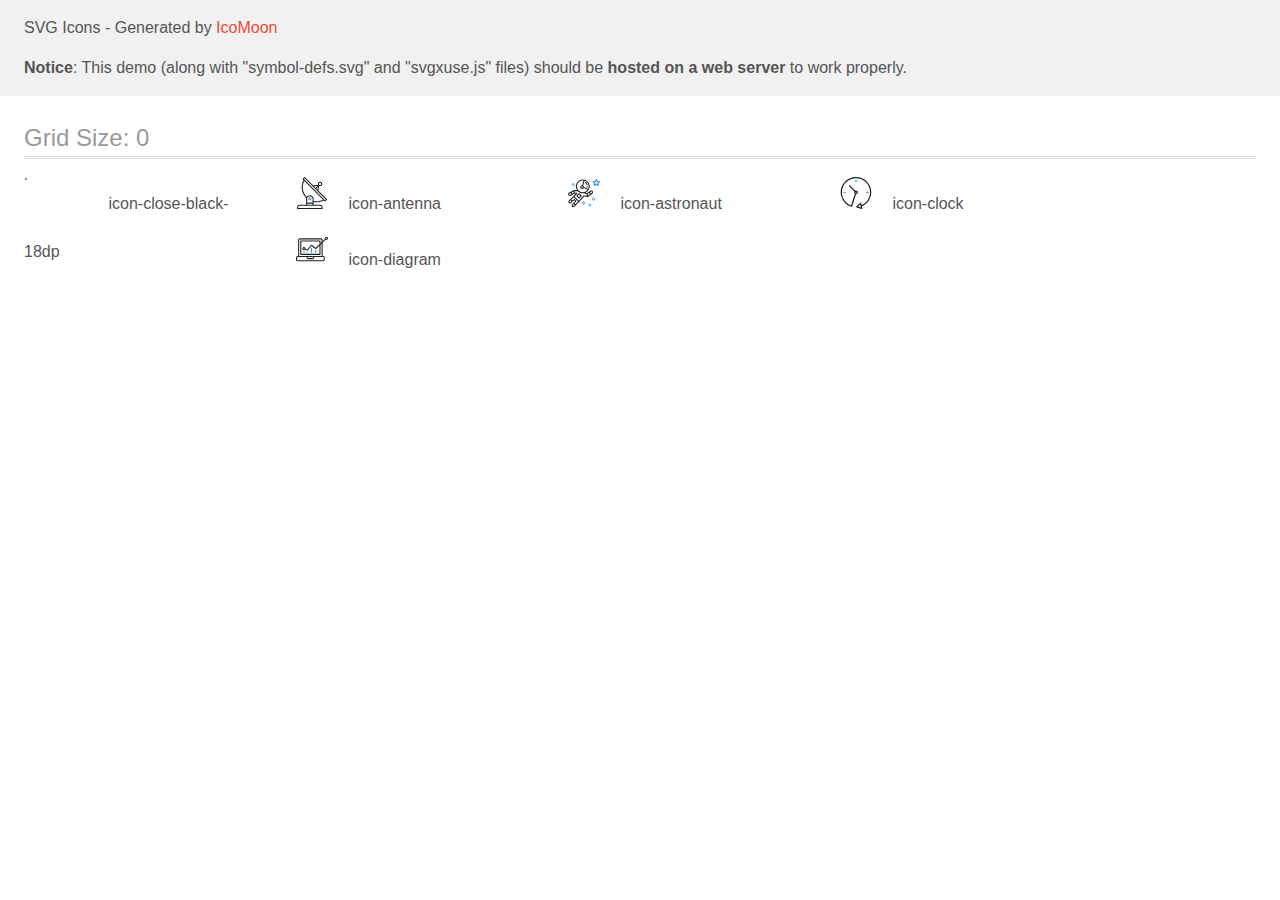
<file: images/background-images/icomoon2/demo-external-svg.html>
<!doctype html>
<html>
<head>
    <title>IcoMoon - SVG Icons</title>
    <meta charset="utf-8">
    <meta name="viewport" content="width=device-width, initial-scale=1">
    <link rel="stylesheet" href="demo-files/demo.css">
    <link rel="stylesheet" href="style.css">
</head>
<body>
<header class="bgc1 clearfix">
<div class="mhl">
    <p>SVG Icons - Generated by <a href="https://icomoon.io/app">IcoMoon</a></p><p><strong>Notice</strong>: This demo (along with "symbol-defs.svg" and "svgxuse.js" files) should be <b>hosted on a web server</b> to work properly.</p>
</div>
</header>
    <div class="clearfix mhl ptl">
        <h1 class="mvm mtn fgc1">Grid Size: 0</h1>
        <div class="glyph fs1">
            <div class="clearfix pbs">
                <svg class="icon icon-close-black-18dp"><use xlink:href="symbol-defs.svg#icon-close-black-18dp"></use></svg><span class="name"> icon-close-black-18dp</span>
            </div>
        </div>
        <div class="glyph fs1">
            <div class="clearfix pbs">
                <svg class="icon icon-antenna"><use xlink:href="symbol-defs.svg#icon-antenna"></use></svg><span class="name"> icon-antenna</span>
            </div>
        </div>
        <div class="glyph fs1">
            <div class="clearfix pbs">
                <svg class="icon icon-astronaut"><use xlink:href="symbol-defs.svg#icon-astronaut"></use></svg><span class="name"> icon-astronaut</span>
            </div>
        </div>
        <div class="glyph fs1">
            <div class="clearfix pbs">
                <svg class="icon icon-clock"><use xlink:href="symbol-defs.svg#icon-clock"></use></svg><span class="name"> icon-clock</span>
            </div>
        </div>
        <div class="glyph fs1">
            <div class="clearfix pbs">
                <svg class="icon icon-diagram"><use xlink:href="symbol-defs.svg#icon-diagram"></use></svg><span class="name"> icon-diagram</span>
            </div>
        </div>
  </div>
<script defer src="svgxuse.js"></script>
</body>
</html>
</file>
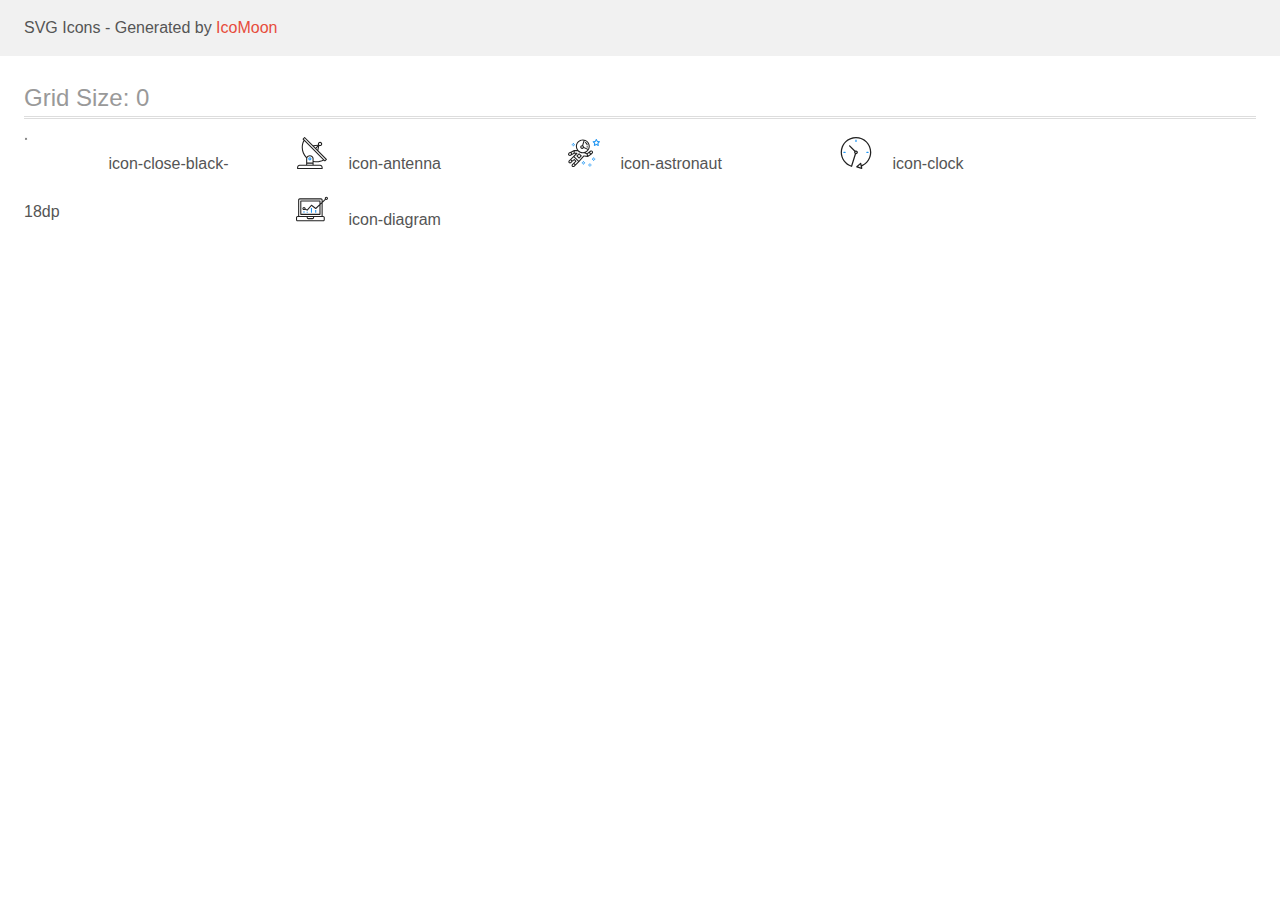
<file: images/background-images/icomoon2/demo.html>
<!doctype html>
<html>
<head>
    <title>IcoMoon - SVG Icons</title>
    <meta charset="utf-8">
    <meta name="viewport" content="width=device-width, initial-scale=1">
    <link rel="stylesheet" href="demo-files/demo.css">
    <link rel="stylesheet" href="style.css">
</head>
<body>
<svg aria-hidden="true" style="position: absolute; width: 0; height: 0; overflow: hidden;" version="1.1" xmlns="http://www.w3.org/2000/svg" xmlns:xlink="http://www.w3.org/1999/xlink">
<defs>
<symbol id="icon-close-black-18dp" viewBox="0 0 64 32">
<path d="M3.2 0.876l-0.236-0.236-0.937 0.937-0.937-0.937-0.236 0.236 0.937 0.937-0.937 0.937 0.236 0.236 0.937-0.937 0.937 0.937 0.236-0.236-0.937-0.937 0.937-0.937z"></path>
</symbol>
<symbol id="icon-antenna" viewBox="0 0 32 32">
<path fill="#212121" style="fill: var(--color1, #212121)" d="M30.773 22.098l-8.443-8.505 0.937-4.616c0.225 0.090 0.485 0.144 0.758 0.146h0.007c0.008 0 0.017 0 0.026 0 1.192 0 2.159-0.967 2.159-2.159s-0.967-2.159-2.159-2.159c-1.192 0-2.159 0.967-2.159 2.159 0 0.259 0.046 0.508 0.13 0.739l-0.005-0.015-4.96 0.606-8.091-8.133c-0.096-0.098-0.229-0.159-0.376-0.16h-0c-0.14 0.001-0.274 0.057-0.373 0.155l-1.512 1.504c-0.096 0.097-0.156 0.23-0.156 0.377s0.060 0.281 0.156 0.377v0l0.814 0.825c-1.143 2.062-1.816 4.522-1.816 7.139 0 4.106 1.656 7.824 4.336 10.525l-0.001-0.001c0.043 0.041 0.092 0.074 0.146 0.097-0.032 0.164-0.051 0.353-0.052 0.546v6.188h-6.4c-1.472 0.001-2.666 1.194-2.667 2.666v1.067c0 0.295 0.239 0.534 0.534 0.534h24.534c0.294 0 0.533-0.239 0.533-0.534v-1.067c-0.002-1.472-1.195-2.665-2.666-2.666h-6.4v-2.742c1.003 0.21 2.024 0.317 3.049 0.32 2.58-0.003 5.005-0.663 7.117-1.822l-0.077 0.039 0.818 0.823c0.099 0.101 0.235 0.159 0.376 0.16 0.14-0.001 0.274-0.057 0.373-0.155l1.512-1.504c0.096-0.097 0.156-0.23 0.156-0.377s-0.060-0.281-0.156-0.377v0zM23.28 6.233c0.193-0.192 0.459-0.31 0.752-0.31 0.589 0 1.067 0.478 1.067 1.066s-0.477 1.066-1.067 1.066c-0 0-0 0-0 0h-0.004c-0.587-0.003-1.061-0.479-1.061-1.066 0-0.295 0.12-0.563 0.314-0.756l0-0h-0.002zM22.024 9.737l-0.598 2.946-1.175-1.183 1.774-1.763zM21.419 8.835l-1.92 1.909-1.486-1.493 3.406-0.416zM24.004 28.8c0.884 0 1.6 0.716 1.6 1.6v0 0.534h-23.466v-0.534c0-0.884 0.716-1.6 1.6-1.6v0h20.267zM16.538 26.666v1.067h-5.334v-1.067h5.334zM11.204 25.6v-4.053c0-1.294 1.196-2.346 2.667-2.346s2.667 1.053 2.667 2.346v4.053h-5.334zM17.604 23.904v-2.357c0-1.882-1.675-3.413-3.733-3.413-0.017-0-0.038-0-0.058-0-1.353 0-2.54 0.707-3.213 1.771l-0.009 0.016c-2.36-2.482-3.812-5.846-3.812-9.55 0-2.314 0.567-4.496 1.569-6.414l-0.036 0.077 18.602 18.709c-1.823 0.947-3.979 1.502-6.266 1.502-1.079 0-2.128-0.124-3.136-0.357l0.093 0.018zM28.893 23.22l-21.057-21.181 0.754-0.752 7.935 7.98c0.004 0 0.006 0.007 0.010 0.010l13.114 13.191-0.757 0.752z"></path>
<path fill="#2196f3" style="fill: var(--color2, #2196f3)" d="M13.876 20.267h-0.005c-0.001 0-0.002 0-0.002 0-0.884 0-1.6 0.716-1.6 1.6s0.715 1.599 1.597 1.6h0.005c0.001 0 0.001 0 0.002 0 0.884 0 1.6-0.716 1.6-1.6s-0.715-1.599-1.598-1.6h-0zM14.249 22.245c-0.096 0.096-0.229 0.155-0.376 0.155-0.295 0-0.534-0.239-0.534-0.534s0.238-0.533 0.532-0.533h0c0.293 0.001 0.531 0.239 0.531 0.533 0 0.148-0.060 0.282-0.157 0.378l-0 0h0.005z"></path>
</symbol>
<symbol id="icon-astronaut" viewBox="0 0 32 32">
<path fill="#2196f3" style="fill: var(--color2, #2196f3)" d="M31.974 4.524c-0.064-0.191-0.227-0.332-0.427-0.362l-0.003-0-1.911-0.278-0.855-1.731c-0.179-0.365-0.777-0.365-0.956 0l-0.855 1.731-1.911 0.278c-0.26 0.039-0.457 0.26-0.457 0.528 0 0.15 0.062 0.285 0.161 0.382l1.383 1.348-0.326 1.903c-0.034 0.2 0.048 0.402 0.212 0.522 0.166 0.12 0.383 0.135 0.562 0.040l1.709-0.899 1.709 0.899c0.072 0.038 0.157 0.061 0.247 0.061 0.295 0 0.534-0.239 0.534-0.534 0-0.031-0.003-0.062-0.008-0.092l0 0.003-0.326-1.903 1.383-1.348c0.099-0.097 0.161-0.233 0.161-0.382 0-0.059-0.009-0.115-0.027-0.168l0.001 0.004zM29.511 5.851c-0.126 0.122-0.183 0.299-0.153 0.472l0.191 1.114-1-0.526c-0.072-0.039-0.158-0.062-0.249-0.062s-0.177 0.023-0.252 0.063l0.003-0.001-1 0.526 0.191-1.114c0.005-0.027 0.008-0.059 0.008-0.091 0-0.149-0.061-0.285-0.16-0.381l-0-0-0.811-0.79 1.119-0.162c0.174-0.025 0.324-0.134 0.402-0.292l0.5-1.013 0.5 1.013c0.078 0.158 0.228 0.267 0.402 0.292l1.119 0.162-0.809 0.79zM26.134 20.522h-1.067v1.067h1.067v-1.067zM26.134 22.656h-1.067v1.066h1.067v-1.066zM27.2 21.589h-1.067v1.067h1.067v-1.067zM25.067 21.589h-1.067v1.067h1.067v-1.067zM22.4 26.389h-1.067v1.067h1.067v-1.067zM22.4 28.523h-1.067v1.067h1.067v-1.067zM23.467 27.456h-1.067v1.067h1.067v-1.067zM21.334 27.456h-1.067v1.067h1.067v-1.067zM16 24.256h-1.066v1.067h1.066v-1.067zM16 26.389h-1.066v1.067h1.066v-1.067zM17.067 25.322h-1.067v1.067h1.067v-1.067zM14.934 25.322h-1.067v1.067h1.067v-1.067zM5.867 6.122h-1.066v1.066h1.066v-1.066zM5.867 8.256h-1.066v1.066h1.066v-1.066zM6.933 7.189h-1.067v1.067h1.066v-1.067zM4.8 7.189h-1.067v1.067h1.067v-1.067z"></path>
<path fill="#212121" style="fill: var(--color1, #212121)" d="M24.715 14.16c-0.28-0.376-0.698-0.636-1.179-0.703l-0.009-0.001c-0.076-0.012-0.164-0.018-0.254-0.018-0.411 0-0.789 0.139-1.090 0.373l0.004-0.003-1.253 0.96-1.898 1.417-1.358-0.541c2.421-1.086 4.113-3.508 4.113-6.32 0-3.823-3.122-6.934-6.961-6.934s-6.961 3.11-6.961 6.934c0 1.386 0.415 2.674 1.12 3.759l-2.768-0.024c-0.009 0-0.016 0.005-0.023 0.005-0.057 0.003-0.11 0.014-0.159 0.033l0.004-0.001c-0.013 0.005-0.026 0.007-0.038 0.013-0.006 0.003-0.013 0.003-0.019 0.006l-3.233 1.596c-0 0-0.001 0-0.001 0.001l-1.893 0.91c-0.024 0.011-0.045 0.023-0.065 0.036l0.001-0.001c-0.482 0.324-0.795 0.867-0.795 1.483 0 0.297 0.073 0.577 0.201 0.823l-0.005-0.010c0.22 0.424 0.592 0.742 1.043 0.885l0.013 0.003c0.161 0.053 0.345 0.083 0.537 0.083 0.308 0 0.598-0.078 0.851-0.216l-0.009 0.005 1.388-0.738 2.264-1.169 1.357-0.008-5.442 5.415c0 0.001-0.001 0.001-0.001 0.001l-1.339 1.333c-0.303 0.299-0.491 0.714-0.491 1.173 0 0.002 0 0.003 0 0.005v-0c0.002 0.919 0.748 1.664 1.667 1.664 0.001 0 0.002 0 0.002 0h-0c0.428 0 0.854-0.162 1.18-0.485l1.314-1.309 1.741-1.3 0.901 0.897-3.102 3.088c-0.303 0.299-0.491 0.714-0.491 1.173 0 0.001 0 0.003 0 0.004v-0c0 0.445 0.174 0.864 0.49 1.179 0.302 0.3 0.717 0.485 1.176 0.485 0.001 0 0.002 0 0.003 0h-0c0.427 0 0.855-0.162 1.18-0.485l4.488-4.472c0.007-0.006 0.016-0.009 0.022-0.016l5.166-5.658 3.471 0.494c0.025 0.004 0.050 0.006 0.075 0.006 0.064 0 0.127-0.016 0.187-0.038 0.017-0.006 0.032-0.015 0.049-0.023 0.019-0.010 0.039-0.015 0.058-0.027l3.213-2.133c0.012-0.008 0.018-0.021 0.029-0.030 0.013-0.010 0.029-0.014 0.041-0.026l1.271-1.191c0.348-0.326 0.564-0.787 0.564-1.3 0-0.4-0.132-0.769-0.355-1.066l0.003 0.005zM2.13 17.77c-0.098 0.054-0.215 0.086-0.34 0.086-0.078 0-0.153-0.013-0.224-0.036l0.005 0.001c-0.294-0.093-0.504-0.364-0.504-0.683 0-0.235 0.114-0.444 0.289-0.575l0.002-0.001 1.314-0.632 0.316 0.924 0.133 0.389-0.992 0.527zM5.627 15.942l-1.548 0.8-0.255-0.746-0.184-0.537 2.027-1.001-0.040 1.484zM20.727 9.322c0 0.918-0.219 1.785-0.599 2.56l-4.181-1.899c-0.044-0.575-0.342-1.072-0.782-1.384l-0.006-0.004 1.464-4.861c2.377 0.757 4.104 2.975 4.104 5.588zM8.938 9.322c0-3.235 2.644-5.867 5.894-5.867 0.253 0 0.5 0.022 0.745 0.053l-1.432 4.753c-0.019 0-0.037-0.006-0.057-0.006-0 0-0.001 0-0.001 0-1.032 0-1.869 0.835-1.872 1.867v0c0.003 1.031 0.84 1.867 1.872 1.867 0 0 0 0 0.001 0h-0c0.695 0 1.295-0.383 1.618-0.944l3.863 1.755c-1.075 1.447-2.795 2.39-4.737 2.39-3.25 0-5.894-2.632-5.894-5.867zM14.895 10.122c0 0.441-0.362 0.8-0.806 0.8-0 0-0.001 0-0.001 0-0.443 0-0.802-0.358-0.804-0.8v-0c0-0.441 0.361-0.8 0.806-0.8s0.806 0.359 0.806 0.8zM2.464 25.146c-0.11 0.109-0.261 0.176-0.428 0.176s-0.317-0.067-0.427-0.175l0 0c-0.109-0.108-0.176-0.257-0.176-0.422s0.067-0.314 0.176-0.422l0-0 0.962-0.959 0.852 0.848-0.959 0.954zM5.678 28.88c-0.11 0.109-0.261 0.176-0.428 0.176s-0.317-0.067-0.427-0.175l0 0c-0.109-0.108-0.176-0.257-0.176-0.422s0.067-0.314 0.176-0.422l0-0 0.963-0.959 0.852 0.848-0.96 0.955zM9.16 25.411l-0.001 0.001-1.765 1.76-0.852-0.848 1.765-1.757c0.040-0.040 0.065-0.088 0.090-0.136 0.007-0.014 0.020-0.026 0.026-0.040 0.016-0.041 0.019-0.085 0.026-0.128 0.003-0.025 0.014-0.048 0.014-0.073 0-0.035-0.013-0.070-0.020-0.105-0.006-0.032-0.006-0.064-0.019-0.096-0.025-0.053-0.055-0.098-0.092-0.138l0 0c-0.010-0.012-0.014-0.026-0.025-0.038h-0.001s0-0.001-0.001-0.002l-1.607-1.6c-0.017-0.017-0.039-0.024-0.058-0.038-0.025-0.021-0.054-0.040-0.084-0.056l-0.003-0.001c-0.026-0.012-0.058-0.023-0.090-0.031l-0.003-0.001c-0.030-0.009-0.065-0.017-0.101-0.020l-0.002-0c-0.007-0-0.015-0-0.023-0-0.026 0-0.051 0.002-0.075 0.005l0.003-0c-0.036 0.005-0.069 0.009-0.104 0.021s-0.064 0.027-0.094 0.045c-0.020 0.011-0.043 0.015-0.061 0.029l-1.774 1.324-0.901-0.897 2.399-2.386 4.36 4.289-0.928 0.919zM15.979 18.394c-0.016-0.002-0.030 0.004-0.046 0.003-0.008-0-0.017-0.001-0.027-0.001-0.031 0-0.062 0.003-0.092 0.008l0.003-0c-0.070 0.011-0.132 0.035-0.187 0.070l0.002-0.001c-0.030 0.018-0.057 0.037-0.083 0.061-0.013 0.011-0.028 0.016-0.040 0.029l-4.698 5.146-4.328-4.256 2.833-2.818c0.096-0.097 0.156-0.23 0.156-0.377 0-0.295-0.239-0.534-0.534-0.534-0.001 0-0.001 0-0.002 0h0l-2.219 0.013 0.028-1.607 3.104 0.027c1.264 1.297 3.027 2.101 4.978 2.101 0.001 0 0.002 0 0.003 0h-0c0.438 0 0.864-0.046 1.28-0.122 0.040 0.032 0.080 0.064 0.129 0.085l2.41 0.96 0.152 0.758 0.178 0.886-3.003-0.427zM20.020 18.572l-0.313-1.558 1.446-1.080 0.946 1.257-2.080 1.381zM23.773 15.741l-0.837 0.785-0.931-1.236 0.831-0.637c0.155-0.119 0.351-0.168 0.543-0.143 0.193 0.027 0.364 0.128 0.48 0.284 0.088 0.117 0.141 0.265 0.141 0.426 0 0.206-0.087 0.391-0.226 0.521l-0 0z"></path>
<path fill="#212121" style="fill: var(--color1, #212121)" d="M13.602 18.544l-2.143-2.134c-0.096-0.096-0.229-0.155-0.376-0.155s-0.28 0.059-0.376 0.155l-2.143 2.133c-0.097 0.097-0.156 0.23-0.156 0.378s0.060 0.281 0.156 0.378l-0-0 2.142 2.134c0.096 0.096 0.229 0.156 0.376 0.156s0.28-0.059 0.376-0.156v0l2.143-2.134c0.097-0.097 0.157-0.23 0.157-0.378s-0.060-0.281-0.157-0.378l-0-0zM11.083 20.303l-1.387-1.381 1.386-1.381 1.387 1.381-1.387 1.381zM17.164 5.071l-0.258 1.036c0.071 0.018 1.738 0.452 1.738 2.149h1.067c0-2.017-1.666-2.965-2.547-3.184zM19.711 9.322h-1.067v1.066h1.067v-1.066z"></path>
</symbol>
<symbol id="icon-clock" viewBox="0 0 32 32">
<path fill="#212121" style="fill: var(--color1, #212121)" d="M31.296 15.301c-0.001-8.452-6.855-15.303-15.308-15.301s-15.303 6.855-15.301 15.308c0.002 6.788 4.422 12.543 10.541 14.545l0.108 0.031c0.061 0.019 0.123 0.029 0.187 0.029 0.12 0 0.238-0.032 0.342-0.094 0.135-0.080 0.236-0.207 0.283-0.357l3.865-12.25c1.054-0.004 1.906-0.859 1.906-1.913 0-1.056-0.856-1.913-1.913-1.913-0.303 0-0.59 0.071-0.845 0.196l0.011-0.005-5.106-5.107c-0.114-0.11-0.271-0.179-0.443-0.179-0.352 0-0.638 0.286-0.638 0.638 0 0.172 0.068 0.328 0.179 0.443l-0-0 5.103 5.109c-0.121 0.241-0.191 0.525-0.191 0.826 0 0.602 0.283 1.137 0.723 1.48l0.004 0.003-3.682 11.673c-7.278-2.681-11.004-10.754-8.324-18.032s10.754-11.004 18.032-8.323c7.278 2.681 11.004 10.754 8.323 18.032-1.345 3.581-4.003 6.406-7.374 7.938l-0.088 0.036-0.398-1.874c-0.063-0.291-0.318-0.506-0.624-0.506-0.164 0-0.313 0.062-0.426 0.163l0.001-0.001-3.837 3.426c-0.132 0.117-0.214 0.287-0.214 0.477 0 0.283 0.185 0.524 0.441 0.606l0.005 0.001 4.899 1.563c0.058 0.020 0.126 0.031 0.196 0.031 0.352 0 0.637-0.285 0.637-0.637 0-0.047-0.005-0.093-0.015-0.138l0.001 0.004-0.391-1.839c5.528-2.374 9.329-7.772 9.329-14.057 0-0.011 0-0.023-0-0.034v0.002zM15.992 14.664c0.352 0 0.638 0.286 0.638 0.638s-0.285 0.638-0.638 0.638v0c-0.352 0-0.638-0.286-0.638-0.638s0.286-0.638 0.638-0.638v0zM18.092 29.528l2.184-1.948 0.603 2.84-2.787-0.892z"></path>
<path fill="#2196f3" style="fill: var(--color2, #2196f3)" d="M15.354 3.185v1.275c0 0.352 0.286 0.638 0.638 0.638s0.638-0.285 0.638-0.638v0-1.275c0-0.352-0.285-0.638-0.638-0.638s-0.638 0.285-0.638 0.638v0zM3.876 14.664c-0.352 0-0.638 0.286-0.638 0.638s0.285 0.638 0.638 0.638h1.275c0.352 0 0.638-0.286 0.638-0.638s-0.285-0.638-0.638-0.638h-1.275zM28.108 15.939c0.352 0 0.638-0.286 0.638-0.638s-0.285-0.638-0.638-0.638h-1.275c-0.352 0-0.638 0.286-0.638 0.638s0.285 0.638 0.638 0.638h1.275z"></path>
</symbol>
<symbol id="icon-diagram" viewBox="0 0 32 32">
<path fill="#2196f3" style="fill: var(--color2, #2196f3)" d="M14.926 14.965h1.066v4.798h-1.066v-4.798zM19.19 17.097h1.066v2.665h-1.066v-2.665zM10.661 18.696h1.066v1.066h-1.066v-1.066zM7.463 18.163h1.066v1.599h-1.066v-1.599z"></path>
<path fill="#212121" style="fill: var(--color1, #212121)" d="M1.599 28.291h25.586c0 0 0 0 0 0 0.883 0 1.599-0.716 1.599-1.599v0-2.132c0-0.883-0.716-1.599-1.599-1.599v0h-0.533v-13.294l3.028-2.868c0.207 0.104 0.452 0.166 0.711 0.166 0.888 0 1.608-0.72 1.608-1.608s-0.72-1.608-1.608-1.608c-0.888 0-1.608 0.72-1.608 1.608 0 0.247 0.056 0.481 0.155 0.69l-0.004-0.010-2.281 2.162v-1.23c0-0.883-0.716-1.599-1.599-1.599v0h-21.323c-0.883 0-1.599 0.716-1.599 1.599v0 15.992h-0.533c-0.883 0-1.599 0.716-1.599 1.599v0 2.132c0 0.883 0.716 1.599 1.599 1.599v0zM30.384 4.837c0.294 0 0.533 0.239 0.533 0.533s-0.239 0.533-0.533 0.533v0c-0.294 0-0.533-0.239-0.533-0.533s0.239-0.533 0.533-0.533v0zM3.198 6.969c0-0.294 0.239-0.533 0.533-0.533h21.323c0.294 0 0.533 0.239 0.533 0.533v2.239l-1.066 1.013v-2.185c0-0.295-0.239-0.534-0.534-0.534h-19.189c-0.294 0-0.534 0.239-0.534 0.533v13.327c0 0.294 0.239 0.533 0.534 0.533h19.189c0.295 0 0.534-0.239 0.534-0.533v-9.675l1.066-1.010v12.283h-22.389v-15.991zM7.996 13.899c-0.001 0-0.003 0-0.005 0-0.883 0-1.599 0.716-1.599 1.599s0.716 1.599 1.599 1.599c0.432 0 0.824-0.172 1.112-0.45l-0 0 1.853 0.93c0.215 0.107 0.476 0.057 0.636-0.122l3.939-4.432 3.872 2.902c0.208 0.155 0.498 0.139 0.686-0.039l3.365-3.188v8.131h-18.123v-12.261h18.123v2.661l-3.771 3.572-3.904-2.927c-0.088-0.067-0.2-0.107-0.32-0.107-0.158 0-0.3 0.069-0.398 0.178l-0 0.001-3.993 4.493-1.493-0.746c0.011-0.064 0.017-0.128 0.020-0.193 0-0.883-0.716-1.599-1.599-1.599v0zM8.529 15.498c0 0.294-0.239 0.533-0.533 0.533s-0.533-0.239-0.533-0.533v0c0-0.294 0.239-0.533 0.533-0.533s0.533 0.239 0.533 0.533v0zM11.727 24.026h5.33v0.533c0 0.294-0.238 0.533-0.533 0.533h-4.265c-0.294 0-0.533-0.239-0.533-0.533v0-0.533zM1.067 24.56c0-0.294 0.238-0.533 0.533-0.533h9.062v0.533c0 0.883 0.716 1.599 1.599 1.599v0h4.265c0.883 0 1.599-0.716 1.599-1.599v0-0.533h9.062c0.294 0 0.533 0.239 0.533 0.533v2.132c0 0.294-0.239 0.533-0.533 0.533h-25.586c-0 0-0 0-0 0-0.294 0-0.533-0.239-0.533-0.533 0 0 0 0 0 0v0-2.132z"></path>
</symbol>
</defs>
</svg>

<header class="bgc1 clearfix">
<div class="mhl">
    <p>SVG Icons - Generated by <a href="https://icomoon.io/app">IcoMoon</a></p>
</div>
</header>
    <div class="clearfix mhl ptl">
        <h1 class="mvm mtn fgc1">Grid Size: 0</h1>
        <div class="glyph fs1">
            <div class="clearfix pbs">
                <svg class="icon icon-close-black-18dp"><use xlink:href="#icon-close-black-18dp"></use></svg><span class="name"> icon-close-black-18dp</span>
            </div>
        </div>
        <div class="glyph fs1">
            <div class="clearfix pbs">
                <svg class="icon icon-antenna"><use xlink:href="#icon-antenna"></use></svg><span class="name"> icon-antenna</span>
            </div>
        </div>
        <div class="glyph fs1">
            <div class="clearfix pbs">
                <svg class="icon icon-astronaut"><use xlink:href="#icon-astronaut"></use></svg><span class="name"> icon-astronaut</span>
            </div>
        </div>
        <div class="glyph fs1">
            <div class="clearfix pbs">
                <svg class="icon icon-clock"><use xlink:href="#icon-clock"></use></svg><span class="name"> icon-clock</span>
            </div>
        </div>
        <div class="glyph fs1">
            <div class="clearfix pbs">
                <svg class="icon icon-diagram"><use xlink:href="#icon-diagram"></use></svg><span class="name"> icon-diagram</span>
            </div>
        </div>
  </div>
<script defer src="svgxuse.js"></script>
</body>
</html>
</file>
<file: css/styles.css>
/*Палитра основных цветов*/
:root {
  --primary-text-color: #757575;
  --title-text-color: #212121;
  --accent-color: #2196f3;
  --hero-but-hover: #188ce8;
  --logo-black-color: #000000;
  --logo-bg-white-color: #ffffff;
  --hero-footer-bg-color: #2f303a;
  --secondary-bg-color: #f5f4fa;
  --button-bg-color: #f5f4fa;
  --work-bg-color: #e5e5e5;
  --border-header: #ececec;
  --border-client: #afb1b8;
  --portfolio-list-item-shadow: 1px 4px 6px rgba(0, 0, 0, 0.16),
    0px 4px 4px rgba(0, 0, 0, 0.06), 0px 1px 1px rgba(0, 0, 0, 0.12);
  --timing-function: cubic-bezier(0.4, 0, 0.2, 1);
}

h1,
h2,
h3,
h4,
h5,
h6,
p,
ul {
  margin-top: 0;
  margin-bottom: 0;
  padding: 0;
}
.container {
  width: 1200px;
  padding-left: 15px;
  padding-right: 15px;
  margin: 0 auto;
}
/* outline: 2px solid tomato; */
body {
  margin: 0 auto;
  padding-top: 80px;

  background-color: var(--logo-bg-white-color);
  color: var(--title-text-color);
  font-family: Roboto, sans-serif;
  font-size: 14px;
  letter-spacing: 0.03em;
}
/* hover focus */
.contacts-link:hover,
.contacts-link:focus,
.nav-link:hover,
.nav-link:focus,
.link-map:hover,
.link-map:focus,
.footer-link:hover,
.footer-link:focus {
  color: var(--accent-color);
}
.visually-hidden {
  position: absolute;
  width: 1px;
  height: 1px;
  margin: -1px;
  border: 0;
  padding: 0;
  white-space: nowrap;
  clip-path: inset(100%);
  clip: rect(0 0 0 0);
  overflow: hidden;
}
.link {
  text-decoration: none;
}
/* Шапка сайта */
.logo {
  color: var(--accent-color);
  font-family: Raleway, sans-serif;
  font-weight: 700;
  font-size: 26px;
  line-height: 1.19;
  text-decoration: none;
}
.accent-logo {
  color: var(--logo-black-color);
}
.footer .accent-logo {
  color: var(--logo-bg-white-color);
}
.header {
  position: fixed;
  width: 100%;
  min-height: 80px;
  top: 0;
  left: 0;
  z-index: 1;
  background-color: var(--logo-bg-white-color);
  border-bottom: 1px solid;
  border-color: var(--border-header);
  /* margin-bottom: 50px; */
}
.navigation {
  display: flex;
  align-items: center;
}
/*Навигация */
.header-nav {
  display: flex;
  align-items: center;
  margin-right: auto;
}
.logo-header {
  padding-top: 24px;
  padding-bottom: 25px;
  margin-right: 93px;
}
.site-nav {
  display: flex;
  position: relative;
}
.site-nav .nav-item:not(:last-child) {
  margin-right: 50px;
}
.nav-link,
.contacts-link {
  display: block;
  padding-top: 32px;
  padding-bottom: 32px;

  font-weight: 500;
  font-size: 14px;
  line-height: 1.14;
  letter-spacing: 0.02em;
  color: var(--title-text-color);
  transition: color 250ms var(--timing-function);
}
.nav-link {
  position: relative;
}

.contacts-nav,
.contacts-link {
  display: inline-flex;
  align-items: center;
  color: var(--primary-text-color);
  text-decoration: none;
  list-style: none;
}
.header-icon {
  margin-right: 10px;
  fill: var(--primary-text-color);
  vertical-align: middle;
  transition: fill 250ms var(--timing-function);
}
.contacts-link:hover .header-icon,
.contacts-link:focus .header-icon {
  fill: var(--accent-color);
}
.contacts-nav-menu {
  display: flex;
}
.contacts-nav-menu .contacts-item:not(:last-child) {
  margin-right: 50px;
}
.current {
  color: var(--accent-color);
}
.nav-link.current::after {
  position: absolute;
  left: 0;
  bottom: -1px;
  content: '';
  width: 100%;
  height: 4px;
  background-color: var(--accent-color);
  display: block;
  border-radius: 2px;
}
/*Герой*/
.hero,
.footer {
  background-color: var(--hero-footer-bg-color);
}
.hero {
  display: flex;
  flex-direction: column;
  padding-top: 200px;
  padding-bottom: 200px;
  margin-top: 0;
  /* margin-bottom: 94px; */
  min-height: 600px;
  text-align: center;
}
.hero-overlay {
  max-width: 1600px;
  margin-left: auto;
  margin-right: auto;
  height: 600px;
  background-image: linear-gradient(
      to right,
      rgba(47, 48, 58, 0.4),
      rgba(47, 48, 58, 0.4)
    ),
    url('../images/./background-images/team.jpg');
  background-repeat: no-repeat;
  background-position: center;
  background-size: cover;
  /* outline: 1px solid black */
}
.hero-title {
  width: 696px;
  min-height: 120px;
  margin: 0 auto 30px auto;

  color: var(--logo-bg-white-color);
  font-weight: 900;
  font-size: 44px;
  line-height: 1.5;
  letter-spacing: 0.06em;
  text-transform: uppercase;
}
.hero-button {
  padding: 10px 32px;
  min-height: 50px;

  background-color: var(--accent-color);
  color: var(--logo-bg-white-color);
  font-weight: 700;
  font-size: 16px;
  line-height: 1.87;
  letter-spacing: 0.06em;
  cursor: pointer;
  border: transparent;
  border-radius: 4px;
  text-align: center;
  box-shadow: 0px 4px 4px rgba(0, 0, 0, 0.15);
  transition: color 250ms var(--timing-function),
    background-color 250ms var(--timing-function);
}
.hero-button:hover,
.hero-button:focus {
  color: var(--logo-bg-white-color);
  background-color: var(--hero-but-hover);
}
/* Модальное окно */
.backdrop {
  position: fixed;
  top: 0;
  left: 0;
  width: 100%;
  height: 100%;
  background: rgba(0, 0, 0, 0.2);
  opacity: 1;
  transition: opacity 250ms var(--timing-function);
}
.backdrop.is-hidden {
  opacity: 0;
  pointer-events: none; /*на элемент не действует клики мышкой*/
  visibility: hidden; /*скрывает модальное окно*/
  transition: opacity 250ms var(--timing-function),
    visibility 250ms var(--timing-function);
}
.backdrop.is-hidden .modal {
  transform: translate(-50%, -50%) scale(0.7);
}
.modal {
  position: absolute;
  top: 50%;
  left: 50%;

  min-width: 528px;
  min-height: 581px;
  background: var(--logo-bg-white-color);
  box-shadow: 0px 1px 3px rgba(0, 0, 0, 0.12), 0px 1px 1px rgba(0, 0, 0, 0.14),
    0px 2px 1px rgba(0, 0, 0, 0.2);
  border-radius: 4px;
  transform: translate(-50%, -50%) scale(1);
  transition: transform 250ms var(--timing-function);
}
.close-btn {
  position: absolute;
  top: 8px;
  right: 8px;
  display: inline-flex;
  justify-content: center;
  align-items: center;
  width: 30px;
  height: 30px;

  background-color: var(--logo-bg-white-color);
  border-radius: 50%;
  border: 1px solid rgba(0, 0, 0, 0.1);
  cursor: pointer;
  transition: fill 250ms var(--timing-function);
}
.close-btn:hover,
.close-btn:focus {
  fill: var(--accent-color);
}

/*Наши преимущества*/
.list,
.team,
.filter,
.work-list {
  list-style: none;
}
.features {
  padding-top: 94px;
  padding-bottom: 94px;
}
.features-menu {
  display: flex;
  justify-content: center;
  padding: 0;
}
.features-item {
  width: 270px;
}
.features-icon {
  display: flex;
  height: 120px;
  margin-bottom: 30px;
  background: var(--button-bg-color);
  border-radius: 4px;
  justify-content: center;
  align-items: center;
}
.features-menu .features-item:not(:last-child) {
  margin-right: 30px;
}
.text-title {
  margin-bottom: 10px;

  font-weight: 700;
  line-height: 1.17;
  text-transform: uppercase;
}
.text-submit {
  line-height: 1.71;
  color: var(--primary-text-color);
}
/*Чем мы занимаемся*/
.work {
  padding-bottom: 94px;
}
.work-title,
.team-title,
.clients-title {
  margin-bottom: 50px;
  font-weight: 700;
  font-size: 36px;
  line-height: 1.17;
  text-align: center;
}
.work-menu {
  display: flex;
  text-align: center;
  margin: 0px -30px 0px 0px;
  padding: 0px;
}
.work-menu .work-menu-item:not(:last-child) {
  margin-right: 30px;
}
.work-menu-item {
  position: relative;
  z-index: -1;
}
.work-image-title {
  position: absolute;
  bottom: 0;
  display: flex;
  align-items: center;
  justify-content: center;
  width: 370px;
  height: 70px;
  background-color: rgba(47, 48, 58, 0.8);
}
.work-image {
  display: block;
  max-width: 100%;
  height: auto;
}
.work-title-background {
  /* padding-top: 27px;
  padding-bottom: 27px; */

  font-size: 14px;
  font-weight: 700;
  line-height: 1.14;
  text-transform: uppercase;
  color: var(--logo-bg-white-color);
}
/*Наша команда*/
.team {
  padding-top: 94px;
  padding-bottom: 94px;

  background-color: var(--secondary-bg-color);
}
.menu-team {
  display: flex;
  margin-left: -30px;
  margin-bottom: -30px;
}
.team-item {
  flex-basis: calc(100% / 4 - 30px);
  margin-left: 30px;
  margin-bottom: 30px;
  background-color: var(--logo-bg-white-color);
  width: 270px;
  border-radius: 0px 0px 4px 4px;
  box-shadow: 0px 1px 3px rgba(0, 0, 0, 0.12), 0px 1px 1px rgba(0, 0, 0, 0.14),
    0px 2px 1px rgba(0, 0, 0, 0.2);
}
.team-item-card {
  padding-top: 30px;
  padding-bottom: 30px;
}
.card-image {
  display: block;
  width: 100%;
  height: auto;
}
/* Блок соцсетей */
.social-menu {
  display: flex;
  justify-content: space-between;
  margin: 0px;
  padding: 0px;
}
.team-social-menu {
  display: flex;
  justify-content: center;
  margin: 0px;
  padding: 0px;
}
.social-item {
  width: 44px;
  height: 44px;
}
.social-item:not(:last-child) {
  margin-right: 10px;
}
.social-link {
  width: 100%;
  height: 100%;
  border-radius: 50%;
  display: flex;
  align-items: center;
  justify-content: center;
  transition: fill 250ms var(--timing-function),
    background-color 250ms var(--timing-function);
}
.team .social-icon {
  fill: var(--border-client);
}
.social-link:hover,
.social-link:focus {
  background-color: var(--accent-color);
  fill: var(--logo-bg-white-color);
}
.social-link:hover .social-icon,
.social-link:focus .social-icon {
  fill: var(--logo-bg-white-color);
}
.team-heading {
  margin-bottom: 10px;
  font-weight: 500;
  font-size: 16px;
  line-height: 1.19;
  text-align: center;
  color: var(--title-text-color);
}
.team-text {
  font-size: 16px;
  line-height: 1.19;
  color: var(--primary-text-color);
  margin: 0;
  margin-bottom: 16px;
  text-align: center;
}
/* Наши клиенты */
.clients {
  padding-top: 94px;
  padding-bottom: 94px;
}
.client-title {
  margin-bottom: 50px;
}
.client-menu {
  display: flex;
  justify-content: space-between;
  margin: 0px;
  padding: 0px;
}
.client-item {
  display: block;
  flex-basis: calc(100% / 6 - 30px);
}
.client-link {
  display: flex;
  justify-content: center;
  align-items: center;
  width: 170px;
  height: 92px;
  border: 1px solid var(--border-client);
  border-radius: 4px;
  transition: color 250ms var(--timing-function),
    border-color 250ms var(--timing-function);
}
.client-item:not(:last-child) {
  margin-right: 30px;
}
.client-icon {
  fill: var(--border-client);
  transition: fill 250ms var(--timing-function);
}
.client-link:hover,
.client-link:focus {
  color: var(--accent-color);
  border-color: var(--accent-color);
}
.client-link:hover .client-icon,
.client-link:focus .client-icon {
  fill: var(--accent-color);
}
/*Портфолио*/
.portfolio {
  padding-top: 94px;
  padding-bottom: 94px;
}
.filter {
  display: flex;
  justify-content: center;
  margin-bottom: 50px;
  list-style: none;
}
.filter-item:not(:last-child) {
  margin-right: 8px;
}

/* Кнопки */
.button {
  font-family: 'Roboto';
  font-weight: 500;
  line-height: 1.63;
  border-radius: 4px;
  padding: 6px 22px;
  min-width: 73px;
  display: inline-block;
  border: none;
  color: var(--logo-bg-white-color);
  background-color: var(--accent-color);
  text-align: center;
  cursor: pointer;
}
.button-primary,
.button-secondary {
  font-weight: 500;
  font-size: 16px;
  line-height: 1.62;
  letter-spacing: 0.03em;
  transition: color 250ms var(--timing-function),
    background-color 250ms var(--timing-function),
    box-shadow 250ms var(--timing-function);
}
.button-primary:hover,
.button-primary:focus {
  background-color: var(--button-bg-color);
  color: var(--title-text-color);
  box-shadow: 0px 3px 1px rgba(0, 0, 0, 0.1), 0px 1px 2px rgba(0, 0, 0, 0.08),
    0px 2px 2px rgba(0, 0, 0, 0.12);
}
.button-secondary:hover,
.button-secondary:focus {
  color: var(--logo-bg-white-color);
  background-color: var(--accent-color);
  box-shadow: 0px 3px 1px rgba(0, 0, 0, 0.1), 0px 1px 2px rgba(0, 0, 0, 0.08),
    0px 2px 2px rgba(0, 0, 0, 0.12);
}
.button-secondary {
  color: var(--title-text-color);
  background-color: var(--button-bg-color);
  transition: color 250ms var(--timing-function),
    background-color 250ms var(--timing-function),
    box-shadow 250ms var(--timing-function);
}

/* Примеры работ */
.work-list {
  display: flex;
  flex-wrap: wrap;
  margin-left: -30px;
  margin-bottom: -30px;
  list-style: none;
  transition: outline 250ms var(--timing-function),
    box-shadow 250ms var(--timing-function);
}
.work-list-item {
  flex-basis: calc(100% / 3 - 30px);
  margin-left: 30px;
  margin-bottom: 30px;
  list-style: none;
}
.work-list-thumb {
  position: relative;
  overflow: hidden;
}
.overlay {
  display: flex;
  position: absolute;
  top: 100%;
  width: 100%;
  height: 100%;
  align-items: center;
  background: rgba(33, 150, 243, 0.9);
  visibility: hidden;
  pointer-events: none;
  transform: translateY(0);
  transition: transform 250ms var(--timing-function),
    visibility 250ms var(--timing-function);
}
.work-list-link {
  display: block;
  text-decoration: none;
  transition: box-shadow 250ms var(--timing-function);
}
.work-list-link:hover .overlay,
.work-list-link:focus .overlay {
  transform: translateY(-100%);
  visibility: visible;
  pointer-events: auto;
}
.work-list-link:hover,
.work-list-link:focus {
  box-shadow: var(--portfolio-list-item-shadow);
  outline: 1px solid #eeeeee;
}
.work-portfolio-image {
  display: block;
  width: 100%;
}
.title-portfolio {
  color: var(--title-text-color);
  font-weight: 700;
  font-size: 18px;
  line-height: 2;
  letter-spacing: 0.06em;
}
.text-portfolio-overlay {
  padding: 63px 24px;
  font-size: 18px;
  line-height: 1.56;
  color: var(--logo-bg-white-color);
}
.text-portfolio {
  font-size: 16px;
  line-height: 1.87;
  color: var(--primary-text-color);
}
.description-card-wrapper {
  padding: 20px 24px;
  border-left: 1px solid #eeeeee;
  border-right: 1px solid #eeeeee;
  border-bottom: 1px solid #eeeeee;
}
/* Footer */
.footer {
  padding-top: 60px;
  padding-bottom: 60px;
  background-color: var(--hero-footer-bg-color);
}
.footer-container {
  display: flex;
  align-items: baseline;
}
.address-container {
  margin-right: 70px;
}
.footer-logo {
  display: block;
  color: var(--accent-color);
  margin-bottom: 20px;
}
.address {
  font-style: normal;
  font-size: 14px;
  line-height: 1.71;
}
.address-item:not(:last-child) {
  margin-bottom: 9px;
}
.link-map {
  color: var(--logo-bg-white-color);
  text-decoration: none;
  transition: color 250ms var(--timing-function);
}
.footer-link {
  text-decoration: none;
  color: rgba(255, 255, 255, 0.6);
  transition: color 250ms var(--timing-function);
}
.footer .social {
  display: block;
  width: 206px;
  height: 80px;
}
.social-text-title {
  margin-bottom: 20px;
  font-weight: 500;
  font-size: 14px;
  line-height: 1.14;
  text-transform: uppercase;
  color: var(--logo-bg-white-color);
}
.footer .social-icon {
  fill: var(--logo-bg-white-color);
}
.social-menu {
  display: flex;
}
.footer .social-link {
  background: rgba(255, 255, 255, 0.1);
  transition: background-color 250ms var(--timing-function);
}
.footer .social-link:hover,
.footer .social-link:focus {
  background-color: var(--accent-color);
}
</file>
<file: images/background-images/icomoon (1)/demo-files/demo.css>
body {
  padding: 0;
  margin: 0;
  font-family: sans-serif;
  font-size: 1em;
  line-height: 1.5;
  color: #555;
  background: #fff;
}
h1 {
  font-size: 1.5em;
  font-weight: normal;
  box-shadow: 0 1px #ddd, 0 2px #fff, 0 3px #ddd;
}
small {
  font-size: .66666667em;
}
a {
  color: #e74c3c;
  text-decoration: none;
}
a:hover, a:focus {
  box-shadow: 0 1px #e74c3c;
}
.bshadow0, input {
  box-shadow: inset 0 -2px #e7e7e7;
}
input:hover {
  box-shadow: inset 0 -2px #ccc;
}
input, fieldset {
  font-size: 1em;
  margin: 0;
  padding: 0;
  border: 0;
}
input {
  color: inherit;
  line-height: 1.5;
  height: 1.5em;
  padding: .25em 0;
}
input:focus {
  outline: none;
  box-shadow: inset 0 -2px #449fdb;
}
.glyph {
  font-size: 16px;
  margin-right: 1.5em;
  float: left;
  width: 7em;
}
svg {
  color: #000;
}
.liga {
  width: 80%;
  width: calc(100% - 2.5em);
}
.talign-right {
  text-align: right;
}
.talign-center {
  text-align: center;
}
.bgc1 {
  background: #f1f1f1;
}
.fgc0 {
  color: #000;
}
.fgc1 {
  color: #999;
}
p {
  margin-top: 1em;
  margin-bottom: 1em;
}
.mvm {
  margin-top: .75em;
  margin-bottom: .75em;
}
.mtn {
  margin-top: 0;
}
.mtl, .mal {
  margin-top: 1.5em;
}
.mbl, .mal {
  margin-bottom: 1.5em;
}
.mal, .mhl {
  margin-left: 1.5em;
  margin-right: 1.5em;
}
.mhmm {
  margin-left: 1em;
  margin-right: 1em;
}
.ptl {
  padding-top: 1.5em;
}
.pbs, .pvs {
  padding-bottom: .25em;
}
.pvs, .pts {
  padding-top: .25em;
}
.unit {
  float: left;
}
.unitRight {
  float: right;
}
.size1of2 {
  width: 50%;
}
.size1of1 {
  width: 100%;
}
.clearfix:before, .clearfix:after {
  content: " ";
  display: table;
}
.clearfix:after {
  clear: both;
}
.hidden-true {
  display: none;
}
.textbox0 {
  width: 3em;
  background: #f1f1f1;
  padding: .25em .5em;
  line-height: 1.5;
  height: 1.5em;
}
.fs0 {
  font-size: 16px;
}
.fs1 {
  font-size: 32px;
}
.fs2 {
  font-size: 32px;
}
.name {
  font-size: 0.5em;
  margin-left: 1em;
}
</file>
<file: images/background-images/icomoon (1)/style.css>
.icon {
  display: inline-block;
  width: 1em;
  height: 1em;
  stroke-width: 0;
  stroke: currentColor;
  fill: currentColor;
}

/* ==========================================
Single-colored icons can be modified like so:
.icon-name {
  font-size: 32px;
  color: red;
}
========================================== */

.icon-brand {
  width: 1.3408203125em;
}

.icon-envelope {
  width: 1.3330078125em;
}

.icon-foster-peters {
  width: 2.0234375em;
}

.icon-group {
  width: 1.0712890625em;
}

.icon-company-tag-line {
  width: 1.7666015625em;
}

.icon-smartphone {
  width: 0.625em;
}

.icon-tag-line {
  width: 2.0888671875em;
}

.icon-union {
  width: 0.8720703125em;
}

.icon-bubbles4 {
  width: 1.125em;
}
</file>
<file: images/background-images/icomoon/demo-files/demo.css>
body {
  padding: 0;
  margin: 0;
  font-family: sans-serif;
  font-size: 1em;
  line-height: 1.5;
  color: #555;
  background: #fff;
}
h1 {
  font-size: 1.5em;
  font-weight: normal;
  box-shadow: 0 1px #ddd, 0 2px #fff, 0 3px #ddd;
}
small {
  font-size: .66666667em;
}
a {
  color: #e74c3c;
  text-decoration: none;
}
a:hover, a:focus {
  box-shadow: 0 1px #e74c3c;
}
.bshadow0, input {
  box-shadow: inset 0 -2px #e7e7e7;
}
input:hover {
  box-shadow: inset 0 -2px #ccc;
}
input, fieldset {
  font-size: 1em;
  margin: 0;
  padding: 0;
  border: 0;
}
input {
  color: inherit;
  line-height: 1.5;
  height: 1.5em;
  padding: .25em 0;
}
input:focus {
  outline: none;
  box-shadow: inset 0 -2px #449fdb;
}
.glyph {
  font-size: 16px;
  margin-right: 1.5em;
  float: left;
  width: 7em;
}
svg {
  color: #000;
}
.liga {
  width: 80%;
  width: calc(100% - 2.5em);
}
.talign-right {
  text-align: right;
}
.talign-center {
  text-align: center;
}
.bgc1 {
  background: #f1f1f1;
}
.fgc0 {
  color: #000;
}
.fgc1 {
  color: #999;
}
p {
  margin-top: 1em;
  margin-bottom: 1em;
}
.mvm {
  margin-top: .75em;
  margin-bottom: .75em;
}
.mtn {
  margin-top: 0;
}
.mtl, .mal {
  margin-top: 1.5em;
}
.mbl, .mal {
  margin-bottom: 1.5em;
}
.mal, .mhl {
  margin-left: 1.5em;
  margin-right: 1.5em;
}
.mhmm {
  margin-left: 1em;
  margin-right: 1em;
}
.ptl {
  padding-top: 1.5em;
}
.pbs, .pvs {
  padding-bottom: .25em;
}
.pvs, .pts {
  padding-top: .25em;
}
.unit {
  float: left;
}
.unitRight {
  float: right;
}
.size1of2 {
  width: 50%;
}
.size1of1 {
  width: 100%;
}
.clearfix:before, .clearfix:after {
  content: " ";
  display: table;
}
.clearfix:after {
  clear: both;
}
.hidden-true {
  display: none;
}
.textbox0 {
  width: 3em;
  background: #f1f1f1;
  padding: .25em .5em;
  line-height: 1.5;
  height: 1.5em;
}
.fs0 {
  font-size: 16px;
}
.fs1 {
  font-size: 32px;
}
.fs2 {
  font-size: 32px;
}
.name {
  font-size: 0.5em;
  margin-left: 1em;
}
</file>
<file: images/background-images/icomoon/style.css>
.icon {
  display: inline-block;
  width: 1em;
  height: 1em;
  stroke-width: 0;
  stroke: currentColor;
  fill: currentColor;
}

/* ==========================================
Single-colored icons can be modified like so:
.icon-name {
  font-size: 32px;
  color: red;
}
========================================== */

.icon-brand {
  width: 1.3408203125em;
}

.icon-envelope {
  width: 1.3330078125em;
}

.icon-foster-peters {
  width: 2.0234375em;
}

.icon-group {
  width: 1.0712890625em;
}

.icon-Logo {
  width: 1.7666015625em;
}

.icon-smartphone {
  width: 0.625em;
}

.icon-tag-line {
  width: 2.0888671875em;
}

.icon-Union {
  width: 0.8720703125em;
}

.icon-bubbles4 {
  width: 1.125em;
}
</file>
<file: images/background-images/icomoon2/demo-files/demo.css>
body {
  padding: 0;
  margin: 0;
  font-family: sans-serif;
  font-size: 1em;
  line-height: 1.5;
  color: #555;
  background: #fff;
}
h1 {
  font-size: 1.5em;
  font-weight: normal;
  box-shadow: 0 1px #ddd, 0 2px #fff, 0 3px #ddd;
}
small {
  font-size: .66666667em;
}
a {
  color: #e74c3c;
  text-decoration: none;
}
a:hover, a:focus {
  box-shadow: 0 1px #e74c3c;
}
.bshadow0, input {
  box-shadow: inset 0 -2px #e7e7e7;
}
input:hover {
  box-shadow: inset 0 -2px #ccc;
}
input, fieldset {
  font-size: 1em;
  margin: 0;
  padding: 0;
  border: 0;
}
input {
  color: inherit;
  line-height: 1.5;
  height: 1.5em;
  padding: .25em 0;
}
input:focus {
  outline: none;
  box-shadow: inset 0 -2px #449fdb;
}
.glyph {
  font-size: 16px;
  margin-right: 1.5em;
  float: left;
  width: 7em;
}
svg {
  color: #000;
}
.liga {
  width: 80%;
  width: calc(100% - 2.5em);
}
.talign-right {
  text-align: right;
}
.talign-center {
  text-align: center;
}
.bgc1 {
  background: #f1f1f1;
}
.fgc0 {
  color: #000;
}
.fgc1 {
  color: #999;
}
p {
  margin-top: 1em;
  margin-bottom: 1em;
}
.mvm {
  margin-top: .75em;
  margin-bottom: .75em;
}
.mtn {
  margin-top: 0;
}
.mtl, .mal {
  margin-top: 1.5em;
}
.mbl, .mal {
  margin-bottom: 1.5em;
}
.mal, .mhl {
  margin-left: 1.5em;
  margin-right: 1.5em;
}
.mhmm {
  margin-left: 1em;
  margin-right: 1em;
}
.ptl {
  padding-top: 1.5em;
}
.pbs, .pvs {
  padding-bottom: .25em;
}
.pvs, .pts {
  padding-top: .25em;
}
.unit {
  float: left;
}
.unitRight {
  float: right;
}
.size1of2 {
  width: 50%;
}
.size1of1 {
  width: 100%;
}
.clearfix:before, .clearfix:after {
  content: " ";
  display: table;
}
.clearfix:after {
  clear: both;
}
.hidden-true {
  display: none;
}
.textbox0 {
  width: 3em;
  background: #f1f1f1;
  padding: .25em .5em;
  line-height: 1.5;
  height: 1.5em;
}
.fs0 {
  font-size: 16px;
}
.fs1 {
  font-size: 32px;
}
.name {
  font-size: 0.5em;
  margin-left: 1em;
}
</file>
<file: images/background-images/icomoon2/style.css>
.icon {
  display: inline-block;
  width: 1em;
  height: 1em;
  stroke-width: 0;
  stroke: currentColor;
  fill: currentColor;
}

/* ==========================================
Single-colored icons can be modified like so:
.icon-name {
  font-size: 32px;
  color: red;
}
========================================== */

.icon-close-black-18dp {
  width: 2em;
}
</file>
